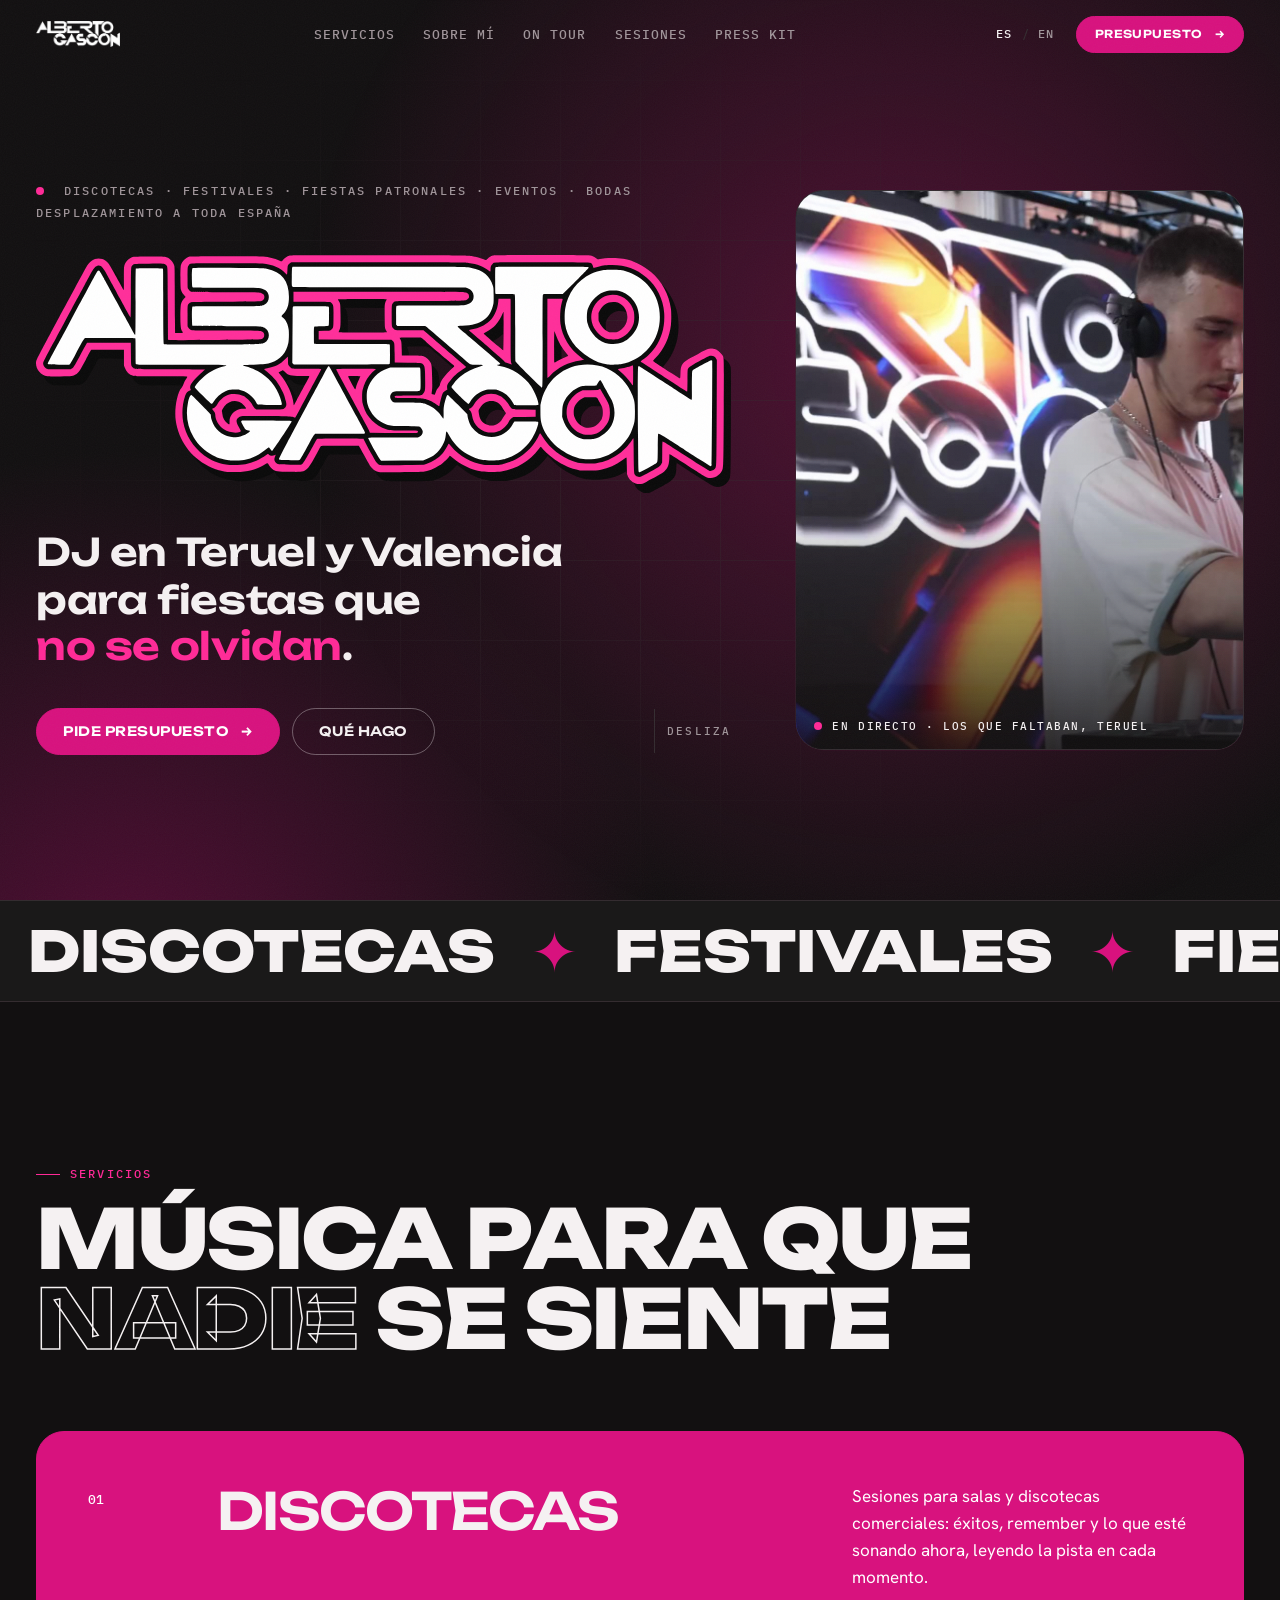
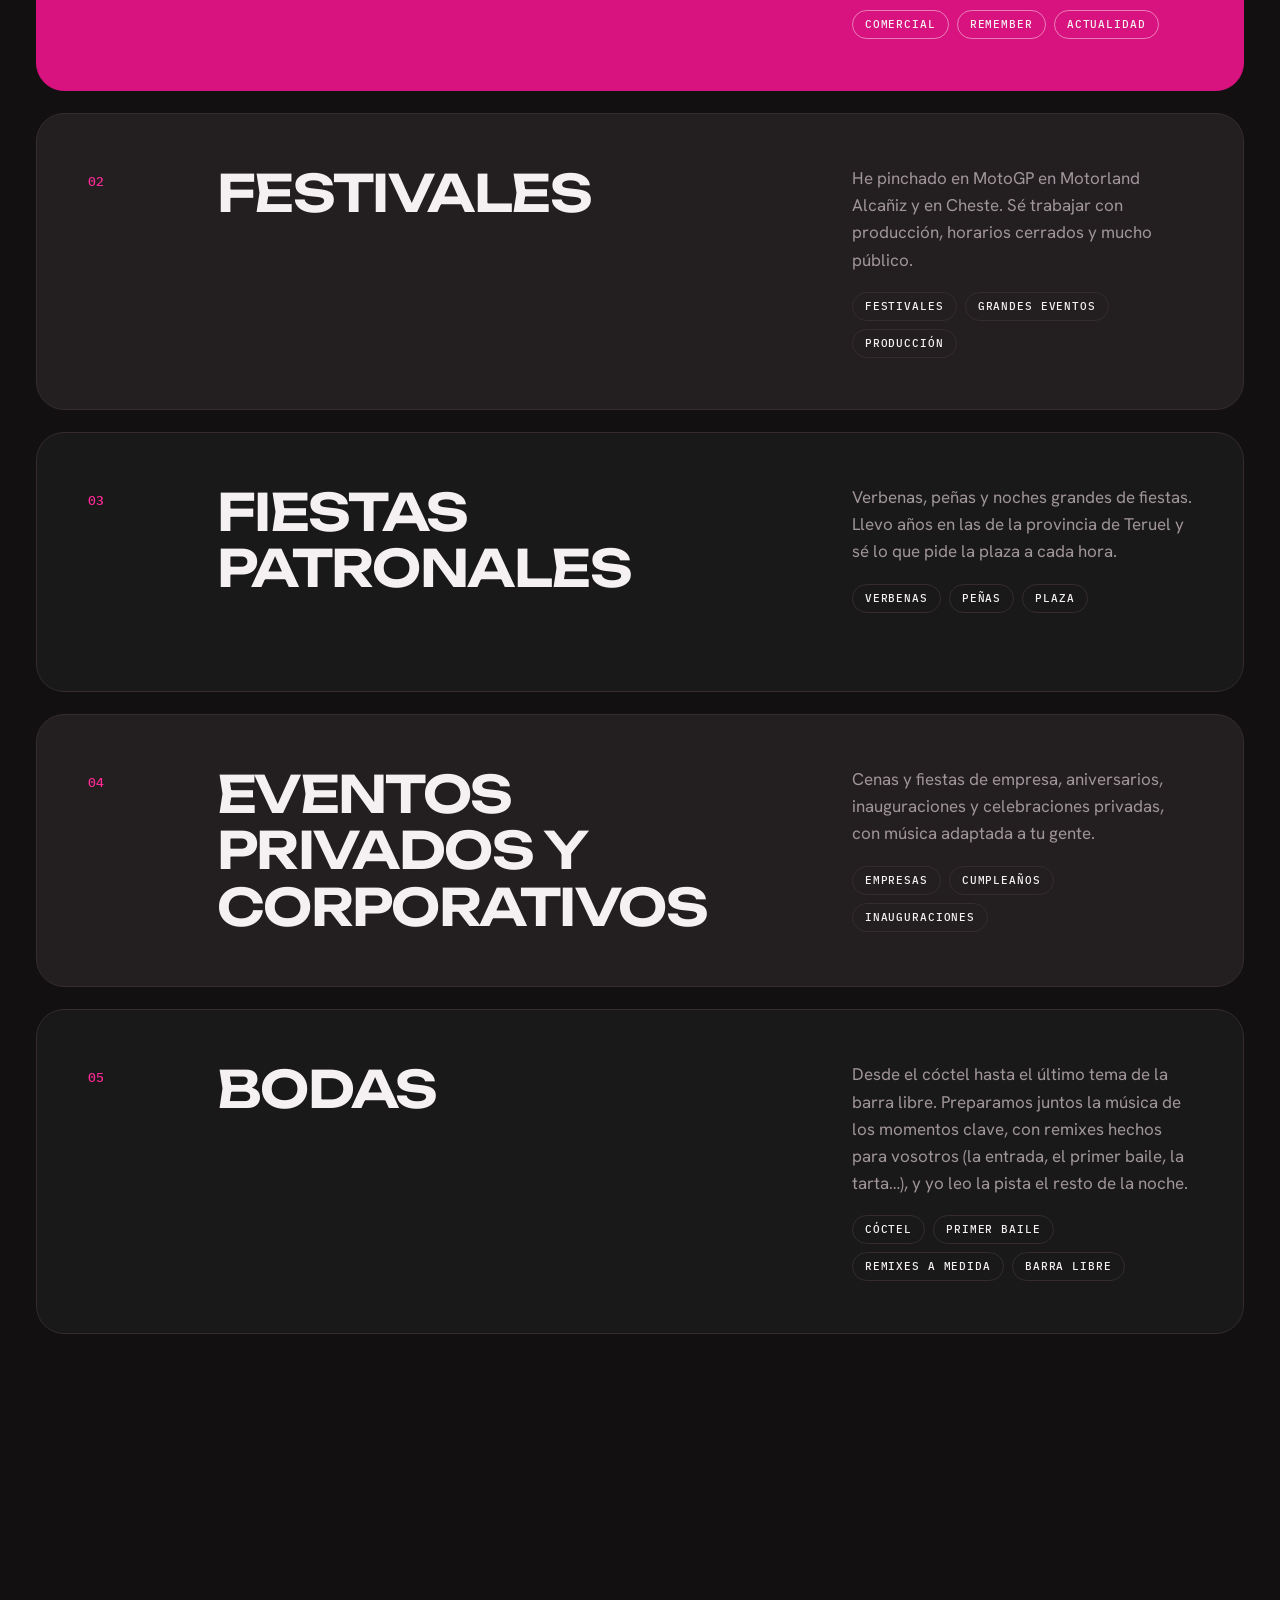
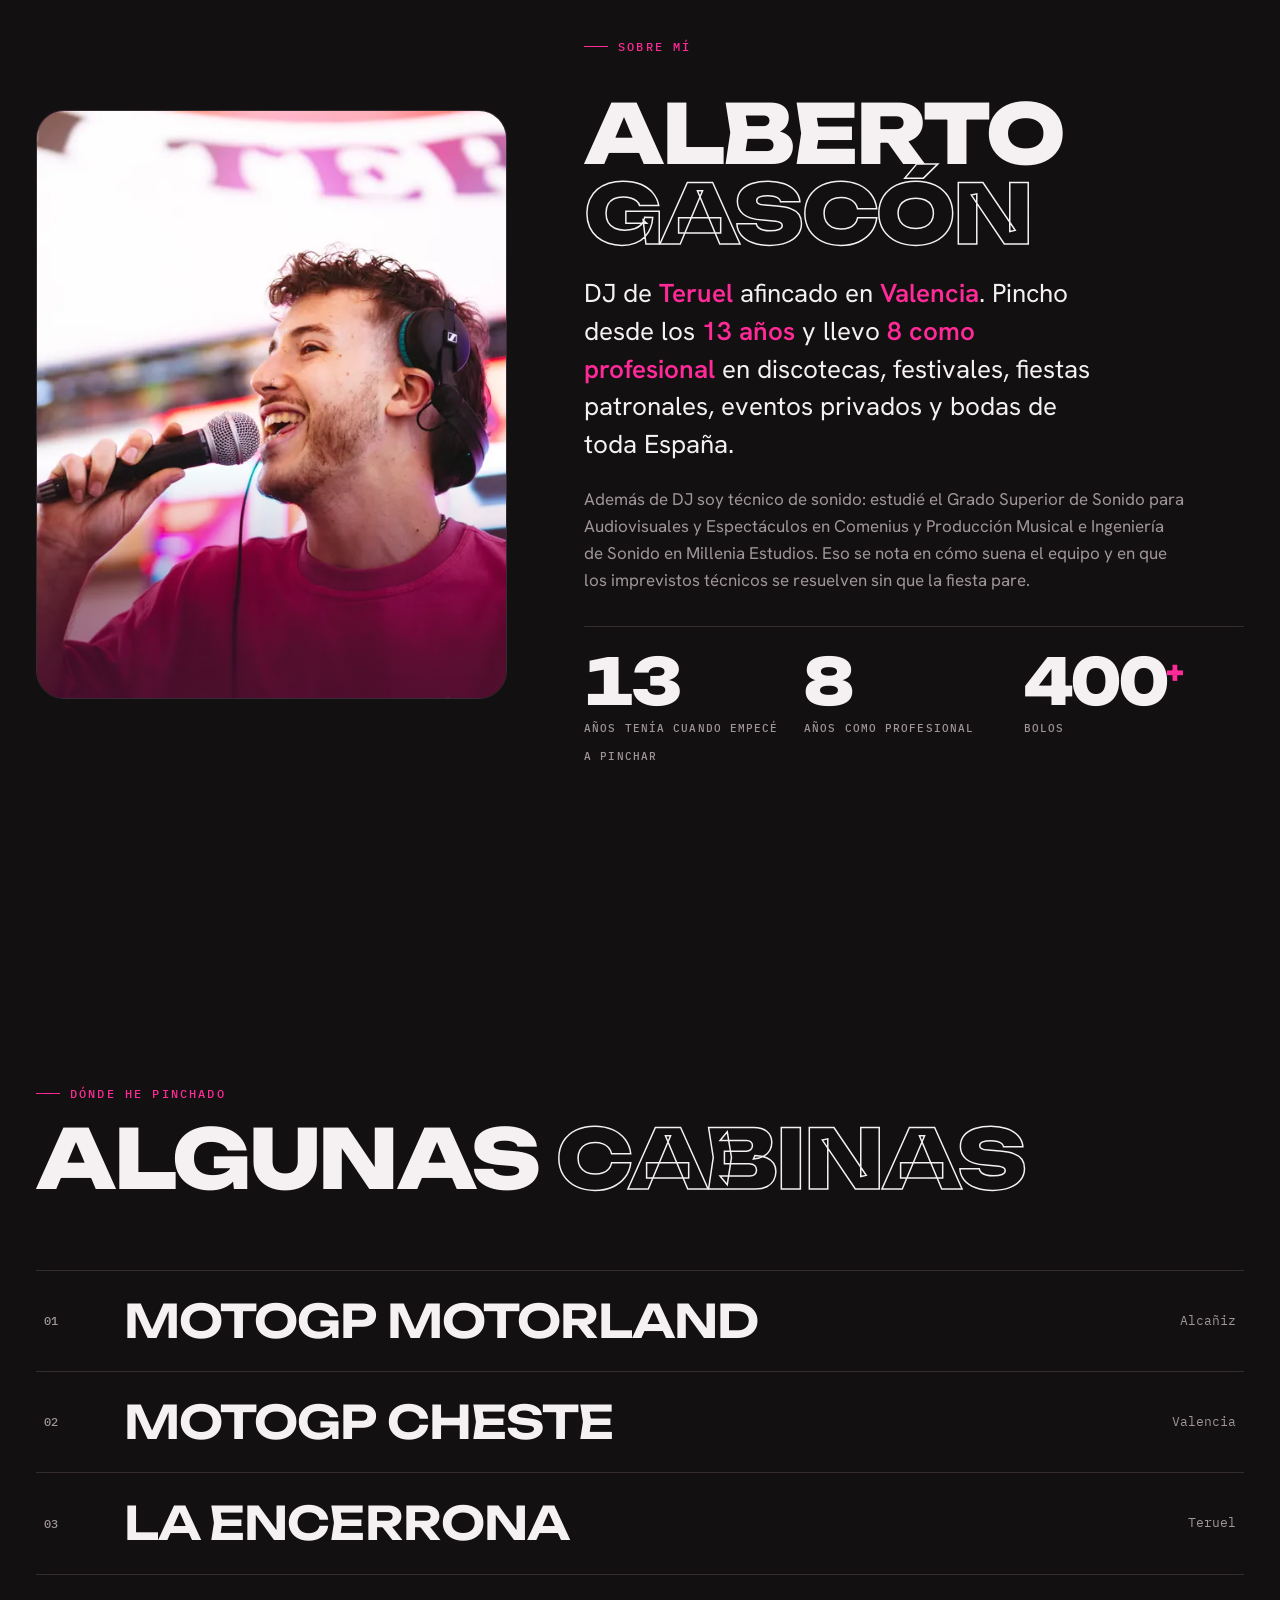
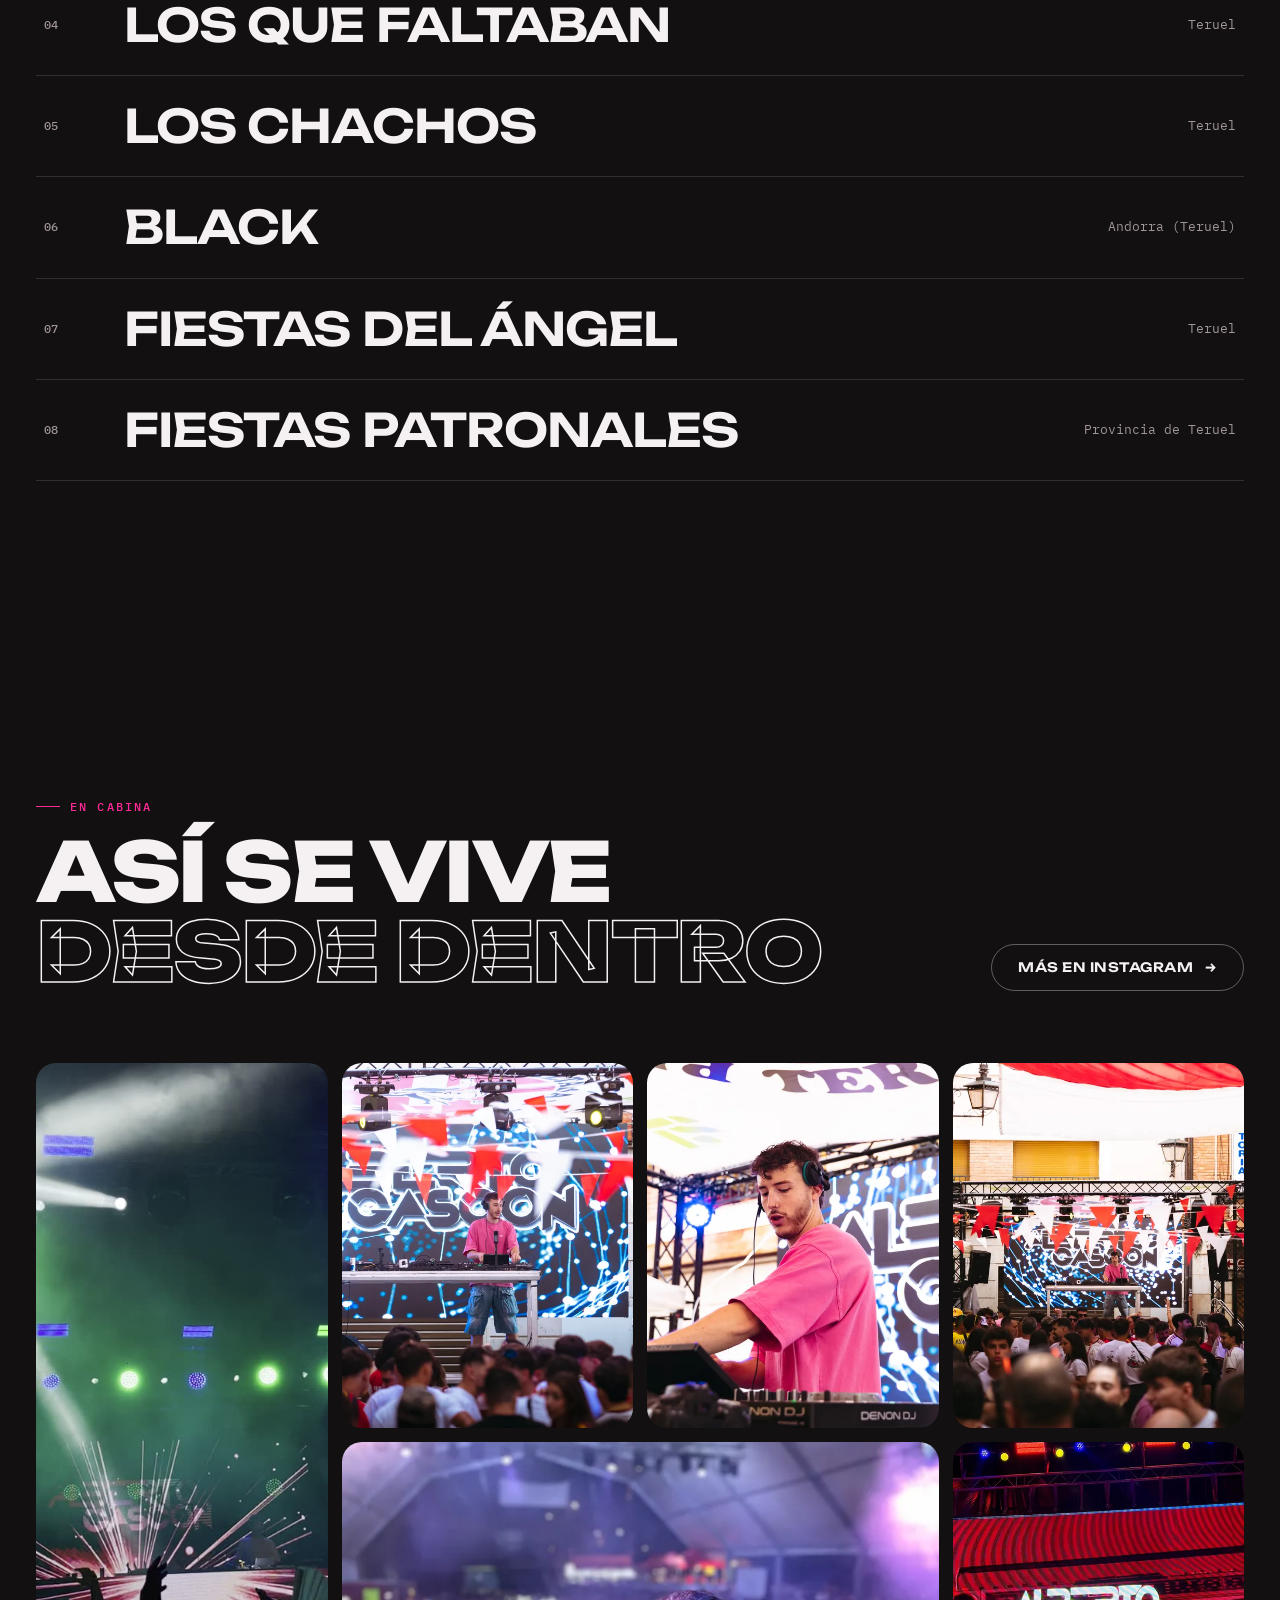
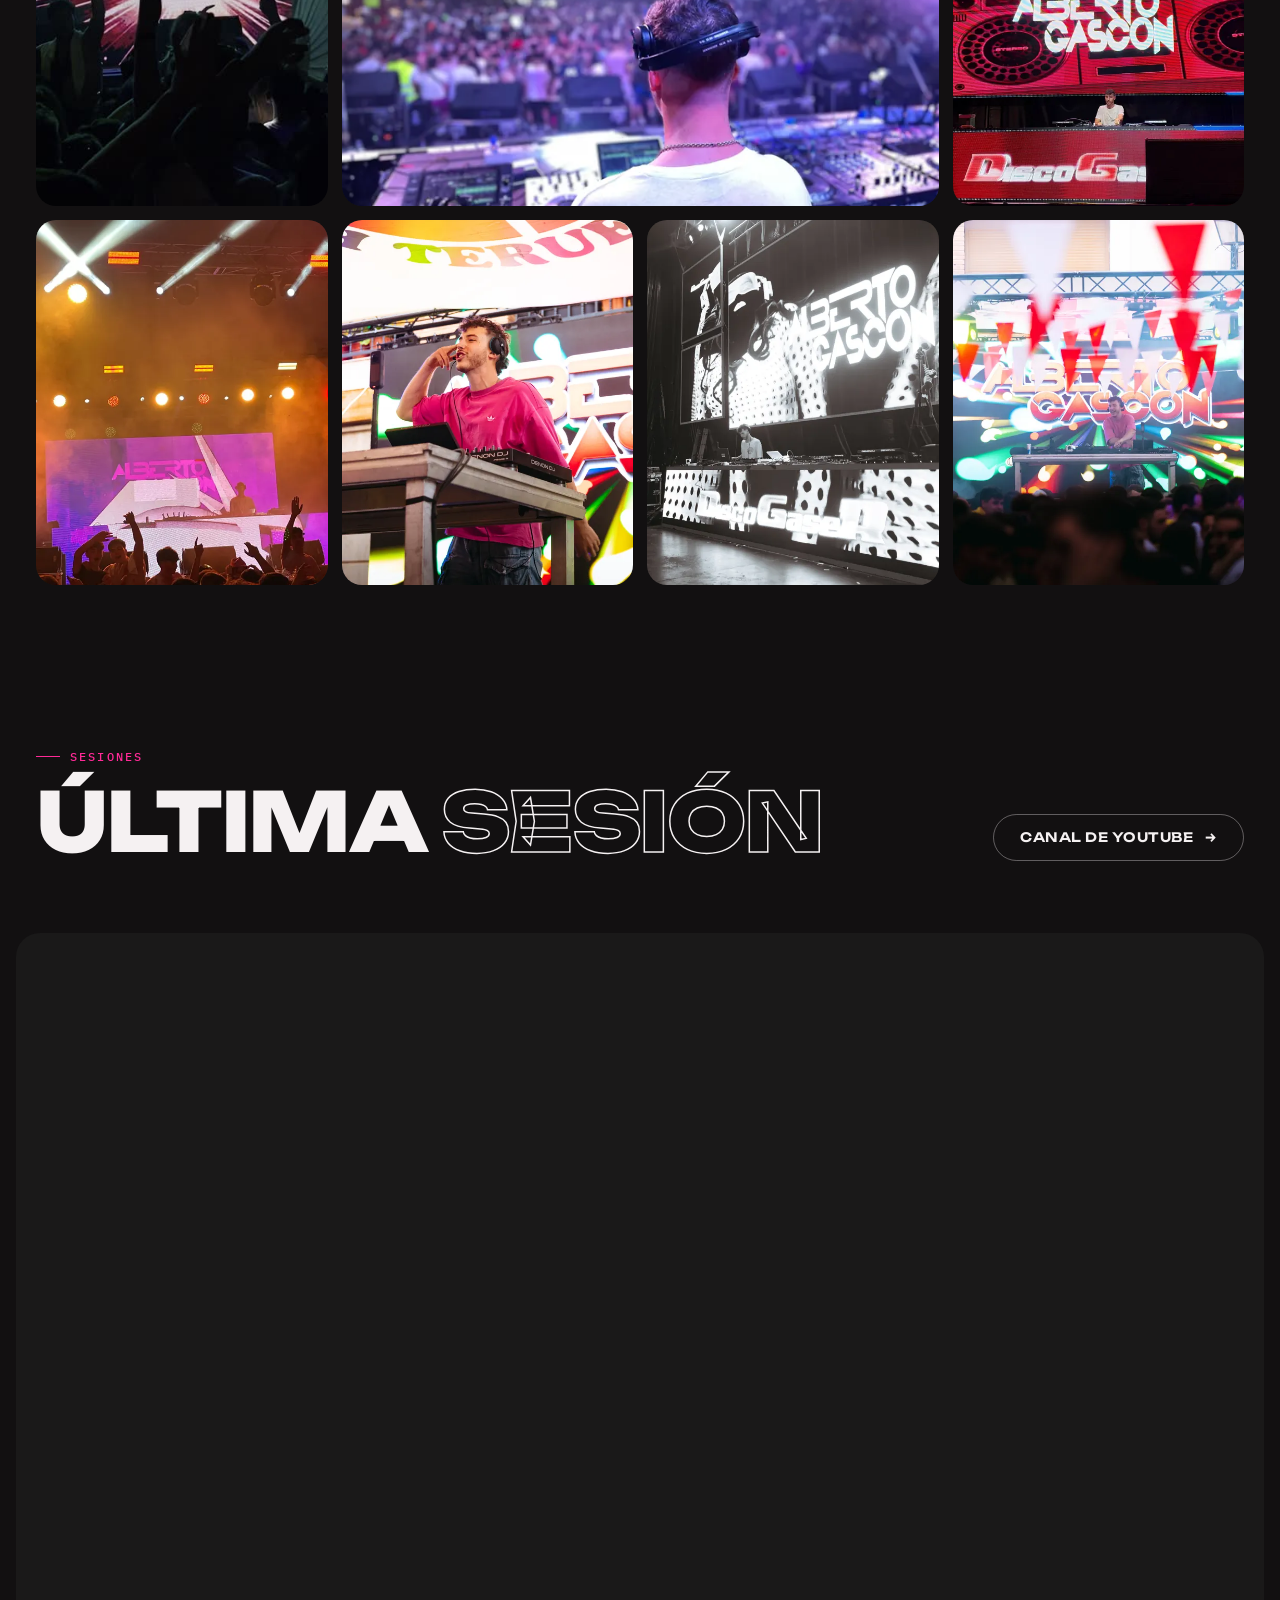
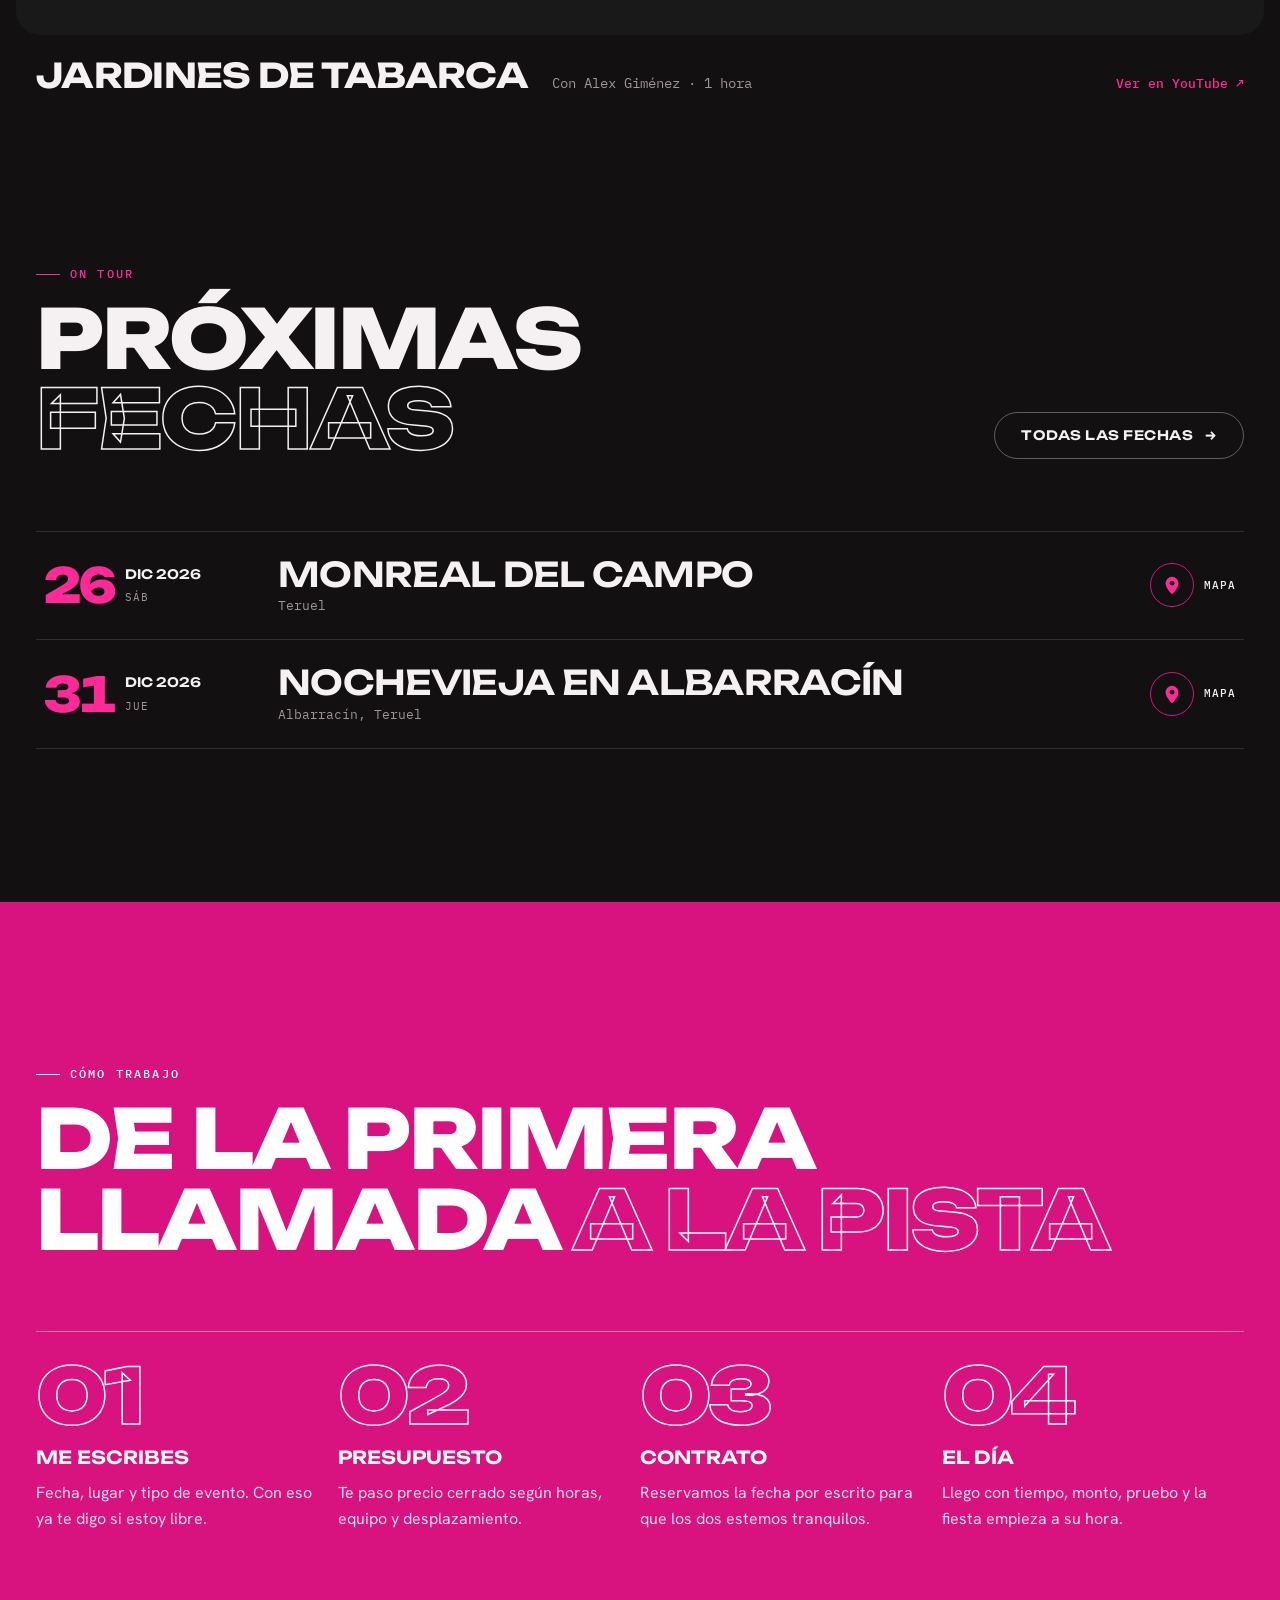
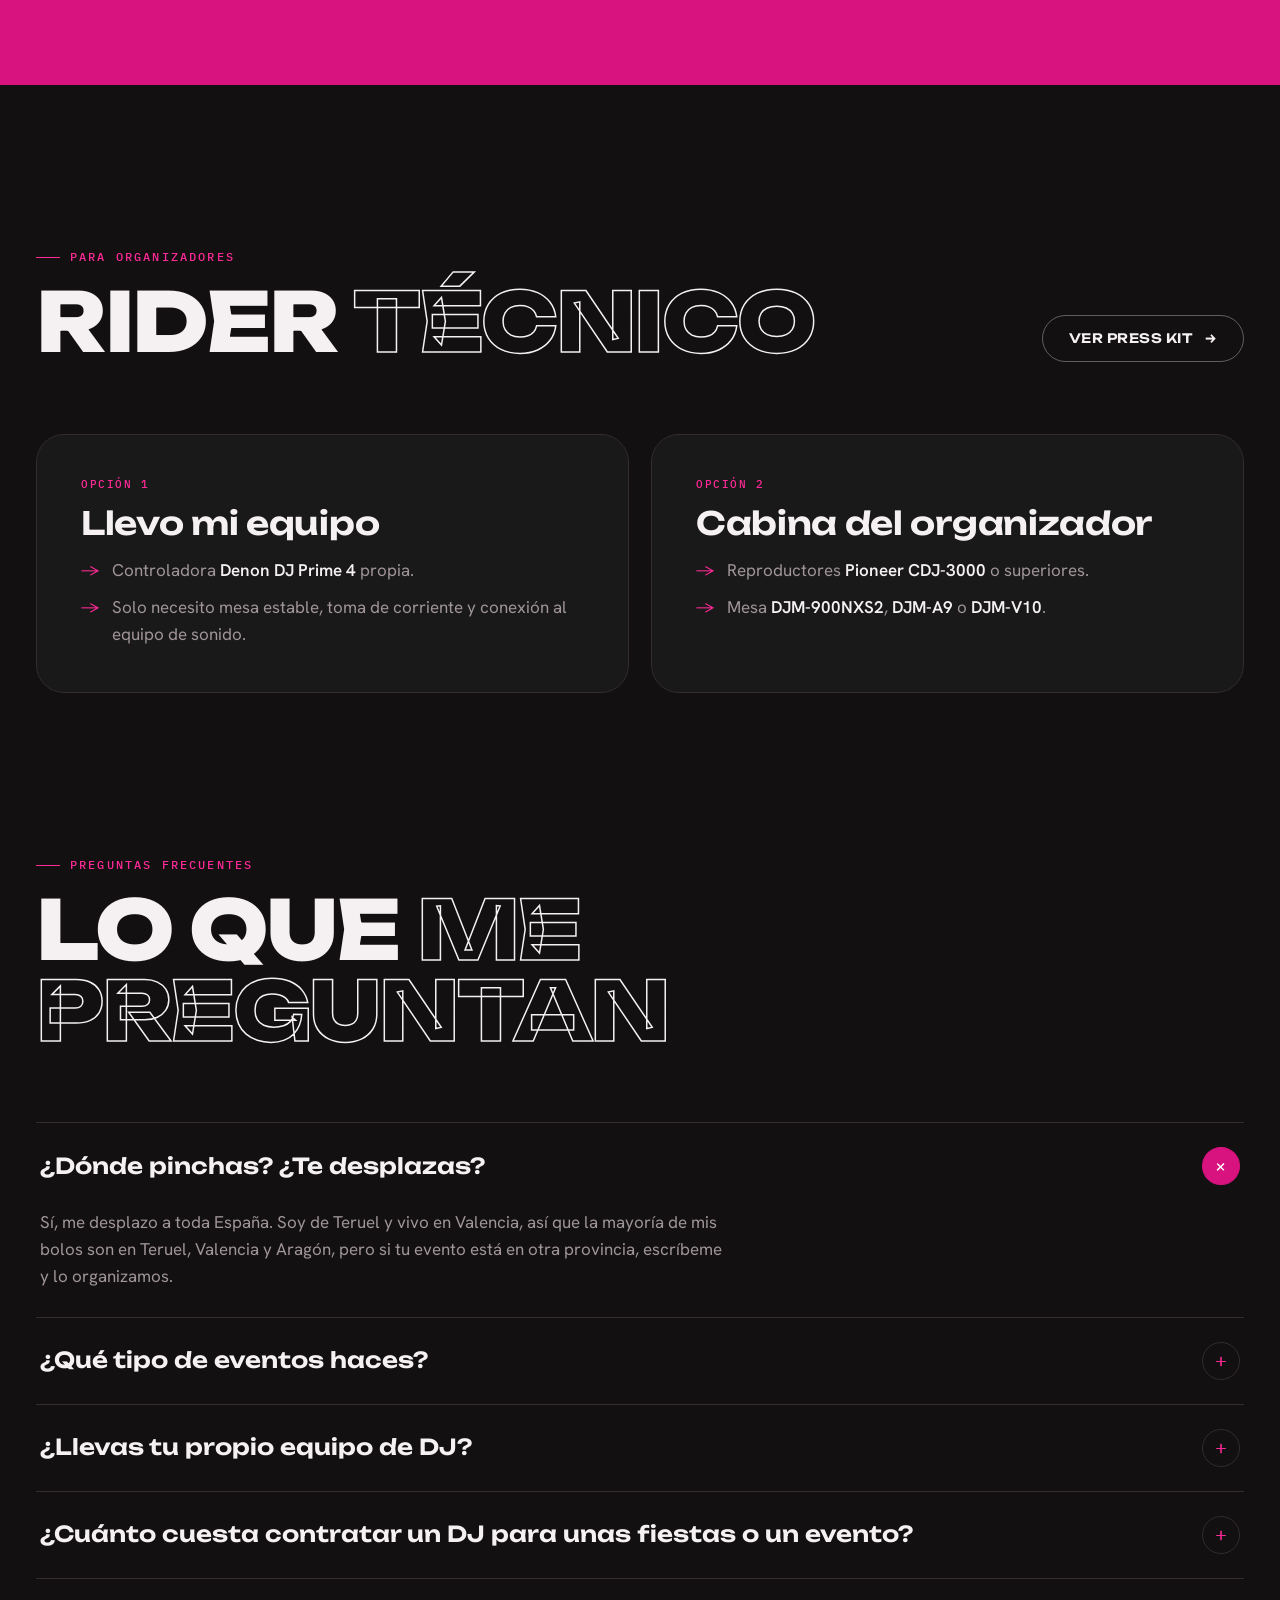
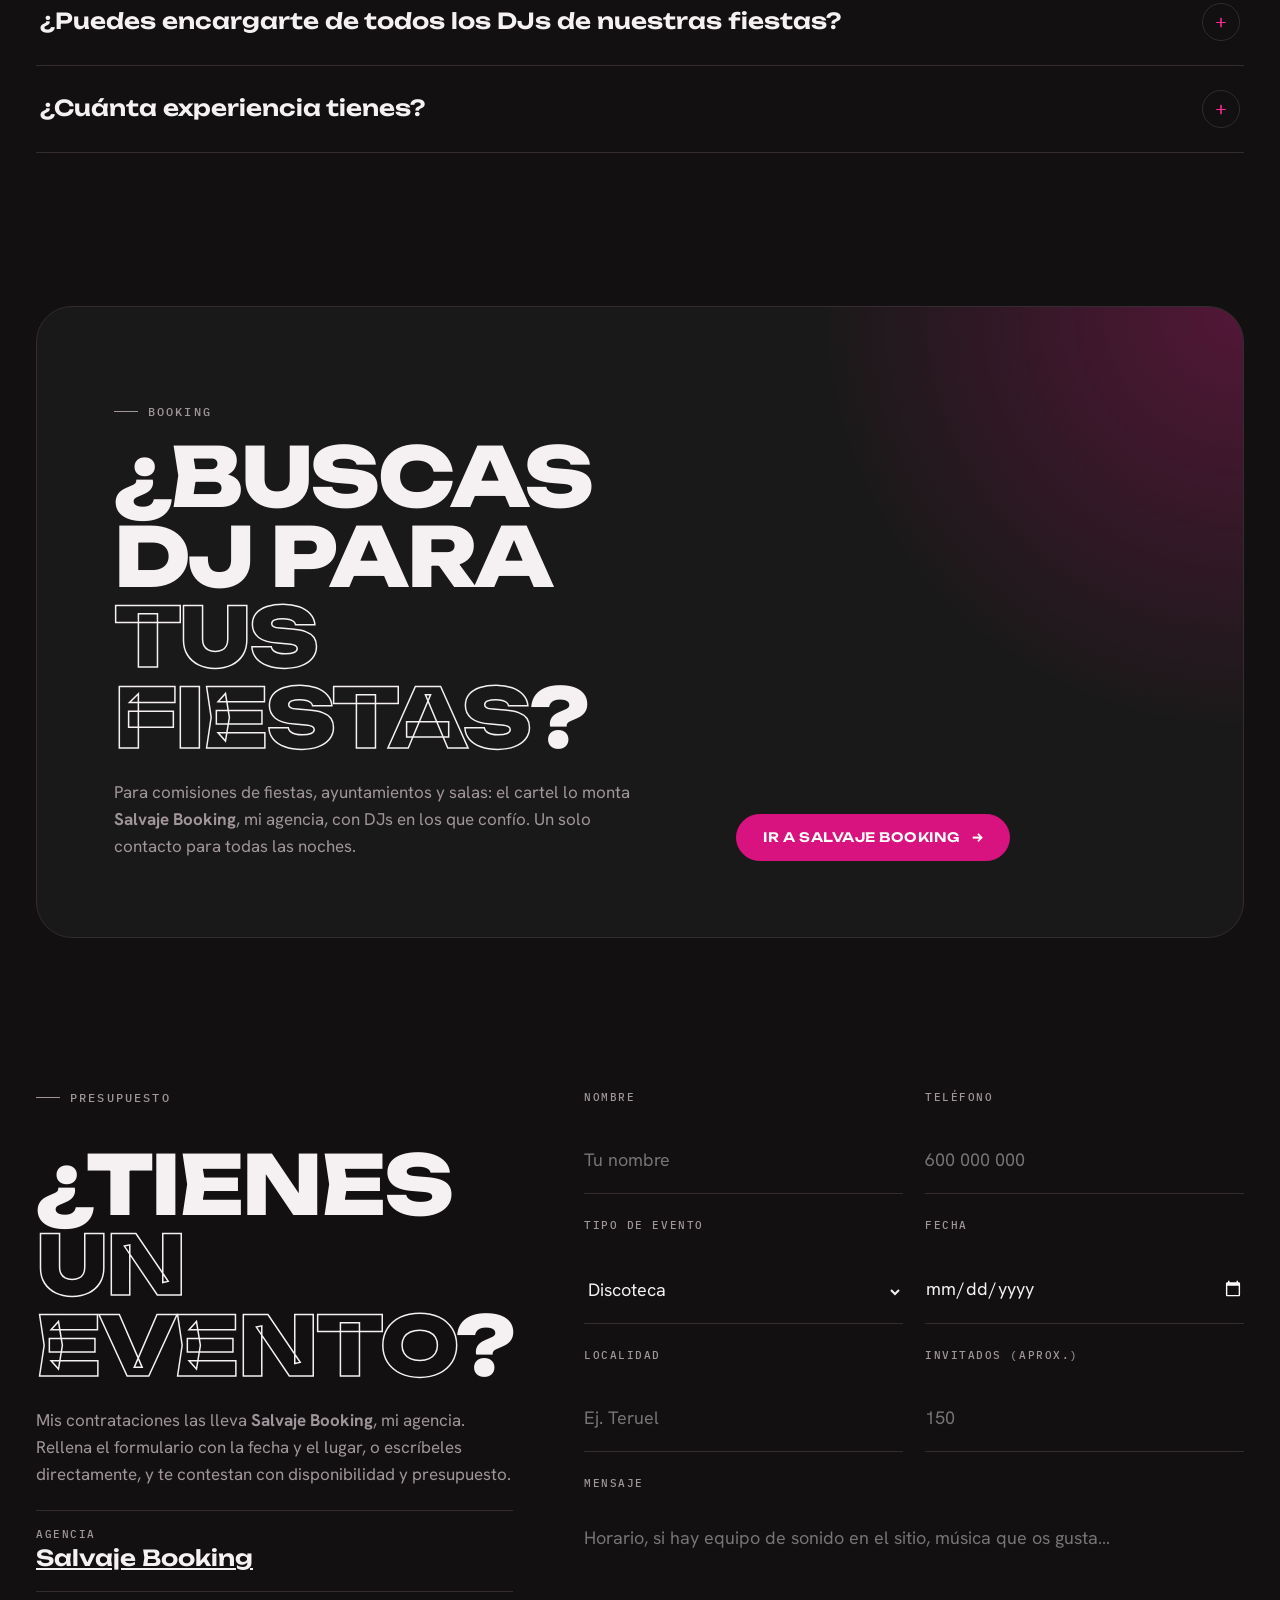
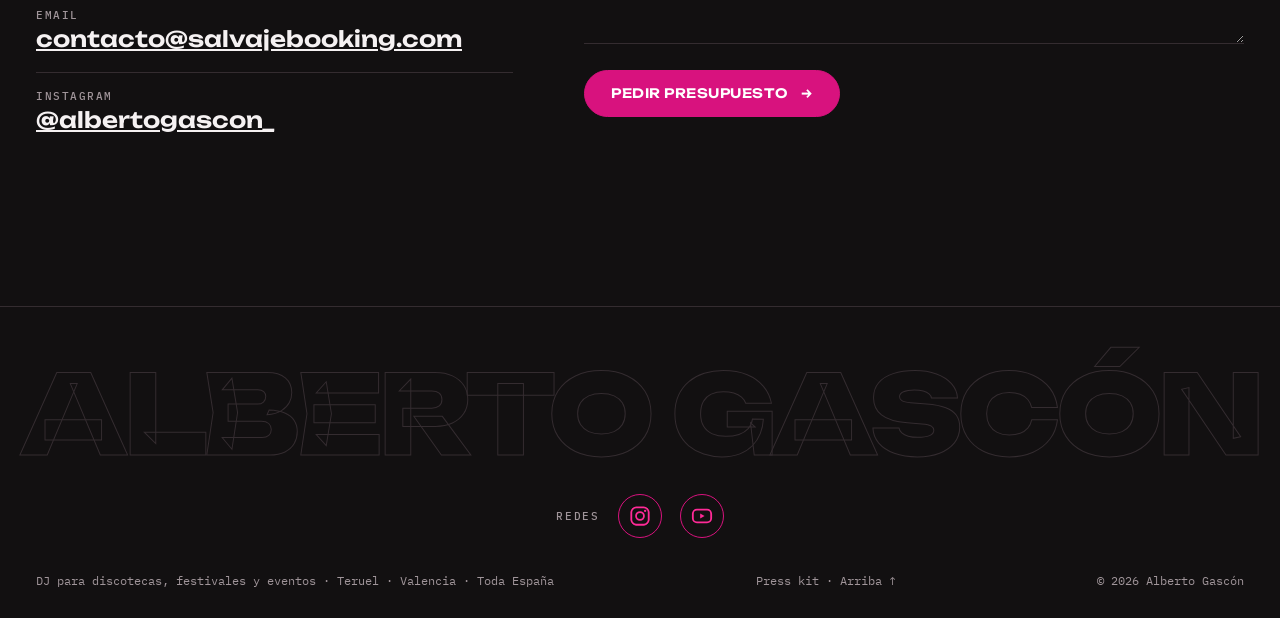
<file: index.html>
<!doctype html>
<html lang="es">
<head>
<meta charset="utf-8">
<meta name="viewport" content="width=device-width, initial-scale=1, viewport-fit=cover">






<!-- SEO -->
<title>DJ en Teruel y Valencia para fiestas y eventos | Alberto Gascón</title>
<meta name="description" content="Alberto Gascón, DJ de Teruel con base en Valencia. Discotecas, festivales, fiestas patronales, eventos y bodas en toda España. Pinchando desde los 13, más de 400 bolos. Pide presupuesto.">
<link rel="canonical" href="https://albertogascon.com/">
<link rel="alternate" hreflang="es" href="https://albertogascon.com/">
<link rel="alternate" hreflang="en" href="https://albertogascon.com/en/">
<link rel="alternate" hreflang="x-default" href="https://albertogascon.com/">
<meta name="robots" content="index, follow, max-image-preview:large">
<meta name="author" content="Alberto Gascón">
<meta property="og:type" content="website">
<meta property="og:locale" content="es_ES">
<meta property="og:site_name" content="Alberto Gascón DJ">
<meta property="og:title" content="DJ en Teruel y Valencia para fiestas y eventos | Alberto Gascón">
<meta property="og:description" content="Alberto Gascón, DJ de Teruel con base en Valencia. Discotecas, festivales, fiestas patronales, eventos y bodas en toda España. Pinchando desde los 13, más de 400 bolos. Pide presupuesto.">
<meta property="og:url" content="https://albertogascon.com/">
<meta property="og:image" content="https://albertogascon.com/assets/img/og.jpg">
<meta property="og:image:width" content="1200">
<meta property="og:image:height" content="630">
<meta name="twitter:card" content="summary_large_image">
<link rel="icon" href="/favicon.ico" sizes="any">
<link rel="icon" type="image/svg+xml" href="/favicon.svg">
<link rel="apple-touch-icon" href="/assets/img/icons/apple-touch-icon.png">
<link rel="manifest" href="/site.webmanifest">
<!-- /SEO -->
<meta name="claude:viewport-fit-sides" content="cover">
<meta name="theme-color" content="#121011">
<link rel="preconnect" href="https://fonts.googleapis.com">
<link rel="preconnect" href="https://fonts.gstatic.com" crossorigin>
<link rel="stylesheet" href="https://fonts.googleapis.com/css2?family=Unbounded:wght@400;600;800&family=Hanken+Grotesk:wght@400;500;600&family=IBM+Plex+Mono:wght@400;500&display=swap">
<link rel="preload" as="image" href="assets/img/logo-rosa.svg" type="image/svg+xml" fetchpriority="high">
<link rel="stylesheet" href="assets/css/site.css">
<!-- JSONLD -->
<script type="application/ld+json">
{
 "@context": "https://schema.org",
 "@graph": [
  {
   "@type": "WebSite",
   "@id": "https://albertogascon.com/#web",
   "url": "https://albertogascon.com/",
   "name": "Alberto Gascón DJ",
   "inLanguage": "es-ES",
   "publisher": {
    "@id": "https://albertogascon.com/#alberto"
   }
  },
  {
   "@type": "Person",
   "@id": "https://albertogascon.com/#alberto",
   "name": "Alberto Gascón",
   "jobTitle": "DJ",
   "birthDate": "2002",
   "birthPlace": {
    "@type": "Place",
    "name": "Teruel, España"
   },
   "description": "DJ de Teruel con base en Valencia, pinchando desde los 13 años y profesional desde hace 8, para discotecas, festivales, fiestas patronales, eventos privados y corporativos y bodas.",
   "url": "https://albertogascon.com/",
   "image": "https://albertogascon.com/assets/img/og.jpg",
   "email": "contacto@salvajebooking.com",
   "sameAs": [
    "https://www.instagram.com/albertogascon_/",
    "https://www.youtube.com/@albertogascondj"
   ],
   "homeLocation": {
    "@type": "Place",
    "name": "Valencia, España"
   },
   "alumniOf": [
    {
     "@type": "EducationalOrganization",
     "name": "Comenius (Valencia)"
    },
    {
     "@type": "EducationalOrganization",
     "name": "Millenia Estudios (Valencia)"
    }
   ],
   "knowsAbout": [
    "DJ",
    "Sesiones de discoteca",
    "Fiestas patronales",
    "Bodas",
    "Técnico de sonido"
   ]
  },
  {
   "@type": [
    "ProfessionalService",
    "EntertainmentBusiness"
   ],
   "@id": "https://albertogascon.com/#negocio",
   "name": "Alberto Gascón DJ",
   "url": "https://albertogascon.com/",
   "image": "https://albertogascon.com/assets/img/og.jpg",
   "logo": "https://albertogascon.com/assets/img/icons/icon-512.png",
   "email": "contacto@salvajebooking.com",
   "sameAs": [
    "https://www.instagram.com/albertogascon_/",
    "https://www.youtube.com/@albertogascondj"
   ],
   "founder": {
    "@id": "https://albertogascon.com/#alberto"
   },
   "description": "Servicio de DJ en Teruel, Valencia, Aragón y toda España: discotecas, festivales, fiestas patronales, eventos privados y corporativos, bodas y booking de DJs.",
   "address": {
    "@type": "PostalAddress",
    "addressLocality": "Valencia",
    "addressRegion": "Valencia",
    "addressCountry": "ES"
   },
   "areaServed": [
    {
     "@type": "AdministrativeArea",
     "name": "España"
    },
    {
     "@type": "AdministrativeArea",
     "name": "Provincia de Teruel"
    },
    {
     "@type": "AdministrativeArea",
     "name": "Valencia"
    },
    {
     "@type": "AdministrativeArea",
     "name": "Aragón"
    },
    {
     "@type": "AdministrativeArea",
     "name": "Comunidad Valenciana"
    }
   ],
   "knowsLanguage": "es",
   "hasOfferCatalog": {
    "@type": "OfferCatalog",
    "name": "Servicios de DJ",
    "itemListElement": [
     {
      "@type": "Offer",
      "itemOffered": {
       "@type": "Service",
       "name": "DJ para discotecas",
       "areaServed": [
        {
         "@type": "AdministrativeArea",
         "name": "España"
        },
        {
         "@type": "AdministrativeArea",
         "name": "Provincia de Teruel"
        },
        {
         "@type": "AdministrativeArea",
         "name": "Valencia"
        },
        {
         "@type": "AdministrativeArea",
         "name": "Aragón"
        },
        {
         "@type": "AdministrativeArea",
         "name": "Comunidad Valenciana"
        }
       ]
      }
     },
     {
      "@type": "Offer",
      "itemOffered": {
       "@type": "Service",
       "name": "DJ para festivales",
       "areaServed": [
        {
         "@type": "AdministrativeArea",
         "name": "España"
        },
        {
         "@type": "AdministrativeArea",
         "name": "Provincia de Teruel"
        },
        {
         "@type": "AdministrativeArea",
         "name": "Valencia"
        },
        {
         "@type": "AdministrativeArea",
         "name": "Aragón"
        },
        {
         "@type": "AdministrativeArea",
         "name": "Comunidad Valenciana"
        }
       ]
      }
     },
     {
      "@type": "Offer",
      "itemOffered": {
       "@type": "Service",
       "name": "DJ para fiestas patronales",
       "areaServed": [
        {
         "@type": "AdministrativeArea",
         "name": "España"
        },
        {
         "@type": "AdministrativeArea",
         "name": "Provincia de Teruel"
        },
        {
         "@type": "AdministrativeArea",
         "name": "Valencia"
        },
        {
         "@type": "AdministrativeArea",
         "name": "Aragón"
        },
        {
         "@type": "AdministrativeArea",
         "name": "Comunidad Valenciana"
        }
       ]
      }
     },
     {
      "@type": "Offer",
      "itemOffered": {
       "@type": "Service",
       "name": "DJ para eventos privados y corporativos",
       "areaServed": [
        {
         "@type": "AdministrativeArea",
         "name": "España"
        },
        {
         "@type": "AdministrativeArea",
         "name": "Provincia de Teruel"
        },
        {
         "@type": "AdministrativeArea",
         "name": "Valencia"
        },
        {
         "@type": "AdministrativeArea",
         "name": "Aragón"
        },
        {
         "@type": "AdministrativeArea",
         "name": "Comunidad Valenciana"
        }
       ]
      }
     },
     {
      "@type": "Offer",
      "itemOffered": {
       "@type": "Service",
       "name": "DJ para bodas",
       "areaServed": [
        {
         "@type": "AdministrativeArea",
         "name": "España"
        },
        {
         "@type": "AdministrativeArea",
         "name": "Provincia de Teruel"
        },
        {
         "@type": "AdministrativeArea",
         "name": "Valencia"
        },
        {
         "@type": "AdministrativeArea",
         "name": "Aragón"
        },
        {
         "@type": "AdministrativeArea",
         "name": "Comunidad Valenciana"
        }
       ]
      }
     },
     {
      "@type": "Offer",
      "itemOffered": {
       "@type": "Service",
       "name": "Booking de DJs para fiestas",
       "areaServed": [
        {
         "@type": "AdministrativeArea",
         "name": "España"
        },
        {
         "@type": "AdministrativeArea",
         "name": "Provincia de Teruel"
        },
        {
         "@type": "AdministrativeArea",
         "name": "Valencia"
        },
        {
         "@type": "AdministrativeArea",
         "name": "Aragón"
        },
        {
         "@type": "AdministrativeArea",
         "name": "Comunidad Valenciana"
        }
       ]
      }
     }
    ]
   }
  },
  {
   "@type": "FAQPage",
   "@id": "https://albertogascon.com/#preguntas",
   "mainEntity": [
    {
     "@type": "Question",
     "name": "¿Dónde pinchas? ¿Te desplazas?",
     "acceptedAnswer": {
      "@type": "Answer",
      "text": "Sí, me desplazo a toda España. Soy de Teruel y vivo en Valencia, así que la mayoría de mis bolos son en Teruel, Valencia y Aragón, pero si tu evento está en otra provincia, escríbeme y lo organizamos."
     }
    },
    {
     "@type": "Question",
     "name": "¿Qué tipo de eventos haces?",
     "acceptedAnswer": {
      "@type": "Answer",
      "text": "Discotecas y salas comerciales, festivales, fiestas patronales y verbenas, eventos privados y de empresa, y bodas. He pinchado en MotoGP Motorland Alcañiz, MotoGP Cheste, La Encerrona, Los Que Faltaban, Los Chachos, Black y las Fiestas del Ángel de Teruel."
     }
    },
    {
     "@type": "Question",
     "name": "¿Llevas tu propio equipo de DJ?",
     "acceptedAnswer": {
      "@type": "Answer",
      "text": "Sí. Puedo llevar mi Denon DJ Prime 4. Si la sala ya tiene cabina, trabajo con Pioneer CDJ-3000 o superiores y mesa DJM-900NXS2, DJM-A9 o DJM-V10."
     }
    },
    {
     "@type": "Question",
     "name": "¿Cuánto cuesta contratar un DJ para unas fiestas o un evento?",
     "acceptedAnswer": {
      "@type": "Answer",
      "text": "Depende de las horas, del equipo que haga falta y del desplazamiento. Cuéntame la fecha, el lugar y el tipo de evento y te paso un precio cerrado sin compromiso."
     }
    },
    {
     "@type": "Question",
     "name": "¿Puedes encargarte de todos los DJs de nuestras fiestas?",
     "acceptedAnswer": {
      "@type": "Answer",
      "text": "Sí. Para comisiones de fiestas, ayuntamientos y salas organizo el cartel con DJs de la zona de confianza, con un solo contacto para todas las noches."
     }
    },
    {
     "@type": "Question",
     "name": "¿Cuánta experiencia tienes?",
     "acceptedAnswer": {
      "@type": "Answer",
      "text": "Pincho desde los 13 años y llevo 8 como DJ profesional, con más de 400 bolos. Tengo 24 años y además soy técnico de sonido: estudié en Comenius y en Millenia Estudios (Valencia)."
     }
    }
   ]
  },
  {
   "@type": "MusicEvent",
   "name": "Alberto Gascón en Electropura",
   "startDate": "2026-11-19",
   "eventStatus": "https://schema.org/EventScheduled",
   "eventAttendanceMode": "https://schema.org/OfflineEventAttendanceMode",
   "location": {
    "@type": "Place",
    "name": "Electropura",
    "address": {
     "@type": "PostalAddress",
     "addressLocality": "Ruzafa, Valencia",
     "addressCountry": "ES"
    }
   },
   "performer": {
    "@id": "https://albertogascon.com/#alberto"
   },
   "organizer": {
    "@type": "Organization",
    "name": "Electropura"
   },
   "image": "https://albertogascon.com/assets/img/og.jpg",
   "url": "https://albertogascon.com/tour.html",
   "description": "Alberto Gascón pincha en Electropura (Ruzafa, Valencia)."
  },
  {
   "@type": "MusicEvent",
   "name": "Alberto Gascón en Manzanera",
   "startDate": "2026-11-21",
   "eventStatus": "https://schema.org/EventScheduled",
   "eventAttendanceMode": "https://schema.org/OfflineEventAttendanceMode",
   "location": {
    "@type": "Place",
    "name": "Manzanera",
    "address": {
     "@type": "PostalAddress",
     "addressLocality": "Teruel",
     "addressCountry": "ES"
    }
   },
   "performer": {
    "@id": "https://albertogascon.com/#alberto"
   },
   "organizer": {
    "@type": "Organization",
    "name": "Manzanera"
   },
   "image": "https://albertogascon.com/assets/img/og.jpg",
   "url": "https://albertogascon.com/tour.html",
   "description": "Alberto Gascón pincha en Manzanera (Teruel)."
  },
  {
   "@type": "MusicEvent",
   "name": "Alberto Gascón en MotoGP Cheste",
   "startDate": "2026-11-27",
   "eventStatus": "https://schema.org/EventScheduled",
   "eventAttendanceMode": "https://schema.org/OfflineEventAttendanceMode",
   "location": {
    "@type": "Place",
    "name": "MotoGP Cheste",
    "address": {
     "@type": "PostalAddress",
     "addressLocality": "Cheste, Valencia",
     "addressCountry": "ES"
    }
   },
   "performer": {
    "@id": "https://albertogascon.com/#alberto"
   },
   "organizer": {
    "@type": "Organization",
    "name": "MotoGP Cheste"
   },
   "image": "https://albertogascon.com/assets/img/og.jpg",
   "url": "https://albertogascon.com/tour.html",
   "description": "Alberto Gascón pincha en MotoGP Cheste (Cheste, Valencia)."
  }
 ]
}
</script>
<!-- /JSONLD -->
</head>
<body>

<div class="curtain" aria-hidden="true"><span>Alberto Gascón · DJ</span></div>

<nav id="nav">
  <div class="wrap">
    <a class="brand" href="#top" aria-label="Inicio"><img src="assets/img/logo-blanco.png" alt="Alberto Gascón"></a>
    <ul id="menu">
      <li style="--d:0"><a href="#servicios">Servicios</a></li>
      <li style="--d:1"><a href="#sobre-mi">Sobre mí</a></li>
      <li style="--d:2"><a href="tour.html">On Tour</a></li>
      <li style="--d:3"><a href="#sesiones">Sesiones</a></li>
      <li style="--d:4"><a href="presskit.html">Press kit</a></li>
    </ul>
    <div class="lang" aria-label="Idioma"><span aria-current="true">ES</span><a href="en/index.html" hreflang="en" lang="en" aria-label="English version">EN</a></div>
    <a class="btn small" href="#presupuesto">Presupuesto <span class="arr">→</span></a>
    <button class="burger" type="button" aria-label="Abrir menú" aria-expanded="false" aria-controls="menu"><span></span><span></span></button>
  </div>
</nav>

<header class="hero" id="top">
  <div class="glow" aria-hidden="true"></div>
  <div class="grid-lines" aria-hidden="true"></div>
  <div class="wrap">
    <div class="hero-copy">
    <p class="kicker"><span class="dot"></span><span>Discotecas · Festivales · Fiestas patronales · Eventos · Bodas</span><span>Desplazamiento a toda España</span></p>
    <div class="logo-stage" id="logoStage"><img src="assets/img/logo-rosa.svg" alt="Alberto Gascón, DJ en Teruel y Valencia" width="2841" height="970" fetchpriority="high"></div>
    <h1>
      <span class="line-mask"><span>DJ en Teruel y Valencia</span></span>
      <span class="line-mask"><span>para fiestas que <em>no se olvidan</em>.</span></span>
    </h1>
    <div class="hero-foot">
      <div class="ctas">
        <a class="btn" href="#presupuesto">Pide presupuesto <span class="arr">→</span></a>
        <a class="btn ghost" href="#servicios">Qué hago</a>
      </div>
      <div class="scroll-cue"><i></i>Desliza</div>
    </div>
    </div>
    <figure class="hero-media">
      <video autoplay muted loop playsinline preload="auto" poster="assets/video/hero-los-que-faltaban.jpg" aria-label="Alberto Gascón pinchando en Los Que Faltaban, Teruel">
        <source src="assets/video/hero-los-que-faltaban-movil.mp4" type="video/mp4" media="(max-width: 960px)">
        <source src="assets/video/hero-los-que-faltaban.mp4" type="video/mp4">
      </video>
      <figcaption><span class="rec"></span>En directo · Los Que Faltaban, Teruel</figcaption>
    </figure>
  </div>
</header>

<div class="marquee" aria-hidden="true">
  <div class="track">
    <span>Discotecas</span><span class="star">✦</span><span>Festivales</span><span class="star">✦</span><span>Fiestas patronales</span><span class="star">✦</span><span>Eventos corporativos</span><span class="star">✦</span><span>Bodas</span><span class="star">✦</span>
    <span>Discotecas</span><span class="star">✦</span><span>Festivales</span><span class="star">✦</span><span>Fiestas patronales</span><span class="star">✦</span><span>Eventos corporativos</span><span class="star">✦</span><span>Bodas</span><span class="star">✦</span>
  </div>
</div>

<main>
<section id="servicios">
  <div class="wrap">
    <div class="sec-head reveal">
      <div><p class="eyebrow">Servicios</p><h2>Música para que <span class="out">nadie</span> se siente</h2></div>
    </div>
    <div class="stack">
      <article class="card hot" style="--i:0"><span class="n">01</span><h3>Discotecas</h3><div><p>Sesiones para salas y discotecas comerciales: éxitos, remember y lo que esté sonando ahora, leyendo la pista en cada momento.</p><div class="tags"><span>Comercial</span><span>Remember</span><span>Actualidad</span></div></div></article>
      <article class="card" style="--i:1"><span class="n">02</span><h3>Festivales</h3><div><p>He pinchado en MotoGP en Motorland Alcañiz y en Cheste. Sé trabajar con producción, horarios cerrados y mucho público.</p><div class="tags"><span>Festivales</span><span>Grandes eventos</span><span>Producción</span></div></div></article>
      <article class="card" style="--i:2"><span class="n">03</span><h3>Fiestas patronales</h3><div><p>Verbenas, peñas y noches grandes de fiestas. Llevo años en las de la provincia de Teruel y sé lo que pide la plaza a cada hora.</p><div class="tags"><span>Verbenas</span><span>Peñas</span><span>Plaza</span></div></div></article>
      <article class="card" style="--i:3"><span class="n">04</span><h3>Eventos privados y corporativos</h3><div><p>Cenas y fiestas de empresa, aniversarios, inauguraciones y celebraciones privadas, con música adaptada a tu gente.</p><div class="tags"><span>Empresas</span><span>Cumpleaños</span><span>Inauguraciones</span></div></div></article>
      <article class="card" style="--i:4"><span class="n">05</span><h3>Bodas</h3><div><p>Desde el cóctel hasta el último tema de la barra libre. Preparamos juntos la música de los momentos clave, con remixes hechos para vosotros (la entrada, el primer baile, la tarta…), y yo leo la pista el resto de la noche.</p><div class="tags"><span>Cóctel</span><span>Primer baile</span><span>Remixes a medida</span><span>Barra libre</span></div></div></article>
    </div>
  </div>
</section>

<section id="sobre-mi">
  <div class="wrap about">
    <figure class="portrait reveal"><img src="assets/img/fotos/alberto-gascon-dj-retrato-microfono-700.webp" srcset="assets/img/fotos/alberto-gascon-dj-retrato-microfono-700.webp 560w, assets/img/fotos/alberto-gascon-dj-retrato-microfono-1400.webp 1120w" sizes="(max-width: 860px) 92vw, 40vw" width="1120" height="1400" loading="lazy" alt="Alberto Gascón con el micrófono en la mano durante una sesión"></figure>
    <div class="about-text reveal">
      <p class="eyebrow">Sobre mí</p>
      <h2>Alberto <span class="out">Gascón</span></h2>
      <p class="lead">DJ de <b>Teruel</b> afincado en <b>Valencia</b>. Pincho desde los <b>13 años</b> y llevo <b>8 como profesional</b> en discotecas, festivales, fiestas patronales, eventos privados y bodas de toda España.</p>
      <p class="body">Además de DJ soy técnico de sonido: estudié el Grado Superior de Sonido para Audiovisuales y Espectáculos en Comenius y Producción Musical e Ingeniería de Sonido en Millenia Estudios. Eso se nota en cómo suena el equipo y en que los imprevistos técnicos se resuelven sin que la fiesta pare.</p>
      <div class="stats">
        <div><b>13</b><span>Años tenía cuando empecé a pinchar</span></div>
        <div><b data-count="8">8</b><span>Años como profesional</span></div>
        <div><b data-count="400">400<sup>+</sup></b><span>Bolos</span></div>
      </div>
    </div>
  </div>
</section>

<section id="cabinas">
  <div class="wrap">
    <div class="sec-head reveal">
      <div><p class="eyebrow">Dónde he pinchado</p><h2>Algunas <span class="out">cabinas</span></h2></div>
    </div>
    <ul class="venues reveal">
      <li><span class="i">01</span><span class="name">MotoGP Motorland</span><span class="where">Alcañiz</span></li>
      <li><span class="i">02</span><span class="name">MotoGP Cheste</span><span class="where">Valencia</span></li>
      <li><span class="i">03</span><span class="name">La Encerrona</span><span class="where">Teruel</span></li>
      <li><span class="i">04</span><span class="name">Los Que Faltaban</span><span class="where">Teruel</span></li>
      <li><span class="i">05</span><span class="name">Los Chachos</span><span class="where">Teruel</span></li>
      <li><span class="i">06</span><span class="name">Black</span><span class="where">Andorra (Teruel)</span></li>
      <li><span class="i">07</span><span class="name">Fiestas del Ángel</span><span class="where">Teruel</span></li>
      <li><span class="i">08</span><span class="name">Fiestas patronales</span><span class="where">Provincia de Teruel</span></li>
    </ul>
  </div>
</section>

<section id="en-cabina">
  <div class="wrap">
    <div class="sec-head reveal">
      <div><p class="eyebrow">En cabina</p><h2>Así se vive <span class="out">desde dentro</span></h2></div>
      <a class="btn ghost" href="https://www.instagram.com/albertogascon_/" target="_blank" rel="noopener">Más en Instagram <span class="arr">→</span></a>
    </div>
    <div class="gallery reveal">
      <figure class="g-item g-video">
        <video muted loop playsinline preload="none" poster="assets/video/escenario-luces.jpg" aria-label="Clip de Alberto Gascón en el escenario con luces" data-autoplay>
          <source src="assets/video/escenario-luces.mp4" type="video/mp4">
        </video>
      </figure>
      <button class="g-item" type="button" data-full="assets/img/fotos/alberto-gascon-dj-fiestas-teruel-escenario-01-1400.webp" aria-label="Ampliar foto: Alberto Gascón pinchando en el escenario de unas fiestas, con el público delante"><img src="assets/img/fotos/alberto-gascon-dj-fiestas-teruel-escenario-01-700.webp" srcset="assets/img/fotos/alberto-gascon-dj-fiestas-teruel-escenario-01-700.webp 700w, assets/img/fotos/alberto-gascon-dj-fiestas-teruel-escenario-01-1400.webp 1400w" sizes="(max-width: 700px) 46vw, 24vw" width="1120" height="1400" loading="lazy" alt="Alberto Gascón pinchando en el escenario de unas fiestas, con el público delante"></button>
      <button class="g-item" type="button" data-full="assets/img/fotos/alberto-gascon-dj-cabina-denon-prime-4-1400.webp" aria-label="Ampliar foto: Alberto Gascón en cabina con la Denon DJ Prime 4 en unas fiestas de Teruel"><img src="assets/img/fotos/alberto-gascon-dj-cabina-denon-prime-4-700.webp" srcset="assets/img/fotos/alberto-gascon-dj-cabina-denon-prime-4-700.webp 700w, assets/img/fotos/alberto-gascon-dj-cabina-denon-prime-4-1400.webp 1400w" sizes="(max-width: 700px) 46vw, 24vw" width="1120" height="1400" loading="lazy" alt="Alberto Gascón en cabina con la Denon DJ Prime 4 en unas fiestas de Teruel"></button>
      <button class="g-item" type="button" data-full="assets/img/fotos/alberto-gascon-dj-fiestas-teruel-plaza-1400.webp" aria-label="Ampliar foto: Alberto Gascón pinchando en la plaza durante unas fiestas"><img src="assets/img/fotos/alberto-gascon-dj-fiestas-teruel-plaza-700.webp" srcset="assets/img/fotos/alberto-gascon-dj-fiestas-teruel-plaza-700.webp 700w, assets/img/fotos/alberto-gascon-dj-fiestas-teruel-plaza-1400.webp 1400w" sizes="(max-width: 700px) 46vw, 24vw" width="1120" height="1400" loading="lazy" alt="Alberto Gascón pinchando en la plaza durante unas fiestas"></button>
      <button class="g-item wide" type="button" data-full="assets/img/fotos/alberto-gascon-dj-carpa-vista-cabina-1400.webp" aria-label="Ampliar foto: Vista de la carpa llena de gente desde la cabina de Alberto Gascón"><img src="assets/img/fotos/alberto-gascon-dj-carpa-vista-cabina-700.webp" srcset="assets/img/fotos/alberto-gascon-dj-carpa-vista-cabina-700.webp 700w, assets/img/fotos/alberto-gascon-dj-carpa-vista-cabina-1400.webp 1400w" sizes="(max-width: 700px) 46vw, 24vw" width="1400" height="1049" loading="lazy" alt="Vista de la carpa llena de gente desde la cabina de Alberto Gascón"></button>
      <button class="g-item" type="button" data-full="assets/img/fotos/alberto-gascon-dj-escenario-pantalla-roja-1400.webp" aria-label="Ampliar foto: Alberto Gascón en un escenario con pantalla de luces rojas"><img src="assets/img/fotos/alberto-gascon-dj-escenario-pantalla-roja-700.webp" srcset="assets/img/fotos/alberto-gascon-dj-escenario-pantalla-roja-700.webp 700w, assets/img/fotos/alberto-gascon-dj-escenario-pantalla-roja-1400.webp 1400w" sizes="(max-width: 700px) 46vw, 24vw" width="1120" height="1400" loading="lazy" alt="Alberto Gascón en un escenario con pantalla de luces rojas"></button>
      <button class="g-item" type="button" data-full="assets/img/fotos/alberto-gascon-dj-escenario-festival-1400.webp" aria-label="Ampliar foto: Alberto Gascón pinchando en un escenario de festival"><img src="assets/img/fotos/alberto-gascon-dj-escenario-festival-700.webp" srcset="assets/img/fotos/alberto-gascon-dj-escenario-festival-700.webp 700w, assets/img/fotos/alberto-gascon-dj-escenario-festival-1400.webp 1400w" sizes="(max-width: 700px) 46vw, 24vw" width="1120" height="1400" loading="lazy" alt="Alberto Gascón pinchando en un escenario de festival"></button>
      <button class="g-item" type="button" data-full="assets/img/fotos/alberto-gascon-dj-cabina-fiestas-teruel-1400.webp" aria-label="Ampliar foto: Alberto Gascón en la cabina de unas fiestas en Teruel"><img src="assets/img/fotos/alberto-gascon-dj-cabina-fiestas-teruel-700.webp" srcset="assets/img/fotos/alberto-gascon-dj-cabina-fiestas-teruel-700.webp 700w, assets/img/fotos/alberto-gascon-dj-cabina-fiestas-teruel-1400.webp 1400w" sizes="(max-width: 700px) 46vw, 24vw" width="1120" height="1400" loading="lazy" alt="Alberto Gascón en la cabina de unas fiestas en Teruel"></button>
      <button class="g-item" type="button" data-full="assets/img/fotos/alberto-gascon-dj-escenario-blanco-y-negro-1400.webp" aria-label="Ampliar foto: Alberto Gascón en el escenario, foto en blanco y negro"><img src="assets/img/fotos/alberto-gascon-dj-escenario-blanco-y-negro-700.webp" srcset="assets/img/fotos/alberto-gascon-dj-escenario-blanco-y-negro-700.webp 700w, assets/img/fotos/alberto-gascon-dj-escenario-blanco-y-negro-1400.webp 1400w" sizes="(max-width: 700px) 46vw, 24vw" width="1120" height="1400" loading="lazy" alt="Alberto Gascón en el escenario, foto en blanco y negro"></button>
      <button class="g-item" type="button" data-full="assets/img/fotos/alberto-gascon-dj-fiestas-teruel-escenario-02-1400.webp" aria-label="Ampliar foto: Alberto Gascón en el escenario de unas fiestas, con banderines y público"><img src="assets/img/fotos/alberto-gascon-dj-fiestas-teruel-escenario-02-700.webp" srcset="assets/img/fotos/alberto-gascon-dj-fiestas-teruel-escenario-02-700.webp 700w, assets/img/fotos/alberto-gascon-dj-fiestas-teruel-escenario-02-1400.webp 1400w" sizes="(max-width: 700px) 46vw, 24vw" width="1120" height="1400" loading="lazy" alt="Alberto Gascón en el escenario de unas fiestas, con banderines y público"></button>
    </div>
  </div>
  <dialog class="lightbox" id="lightbox" aria-label="Foto ampliada">
    <img alt="">
    <button class="lb-btn lb-prev" type="button" aria-label="Foto anterior">←</button>
    <button class="lb-btn lb-next" type="button" aria-label="Foto siguiente">→</button>
    <button class="lb-btn lb-close" type="button" aria-label="Cerrar">✕</button>
  </dialog>
</section>

<section id="sesiones" style="padding-top:0">
  <div class="wrap">
    <div class="sec-head reveal">
      <div><p class="eyebrow">Sesiones</p><h2>Última <span class="out">sesión</span></h2></div>
      <a class="btn ghost" href="https://www.youtube.com/@albertogascondj" target="_blank" rel="noopener">Canal de YouTube <span class="arr">→</span></a>
    </div>
    <article class="session reveal">
      <iframe class="yt-frame" src="https://www.youtube-nocookie.com/embed/7f0NIY4une8?rel=0&amp;playsinline=1&amp;vq=hd1080&amp;enablejsapi=1&amp;origin=https://albertogascon.com" title="Sesión de Alberto Gascón y Alex Giménez en Jardines de Tabarca" loading="lazy" referrerpolicy="strict-origin-when-cross-origin" allow="accelerometer; autoplay; clipboard-write; encrypted-media; gyroscope; picture-in-picture; web-share" allowfullscreen></iframe>
      <div class="session-meta">
        <h3>Jardines de Tabarca</h3>
        <p>Con Alex Giménez · 1 hora</p>
        <a href="https://www.youtube.com/watch?v=7f0NIY4une8" target="_blank" rel="noopener">Ver en YouTube ↗</a>
      </div>
    </article>
  </div>
</section>

<section id="on-tour" style="padding-top:0">
  <div class="wrap">
    <div class="sec-head reveal">
      <div><p class="eyebrow">On Tour</p><h2>Próximas <span class="out">fechas</span></h2></div>
      <a class="btn ghost" href="tour.html">Todas las fechas <span class="arr">→</span></a>
    </div>
    <ul class="tour reveal" data-tour="proximas" data-limit="3"></ul>
  </div>
</section>

<section class="band grow" id="proceso">
  <div class="wrap">
    <div class="sec-head">
      <div><p class="eyebrow">Cómo trabajo</p><h2>De la primera llamada <span class="out">a la pista</span></h2></div>
    </div>
    <ol class="steps">
      <li><span class="k">01</span><b>Me escribes</b><p>Fecha, lugar y tipo de evento. Con eso ya te digo si estoy libre.</p></li>
      <li><span class="k">02</span><b>Presupuesto</b><p>Te paso precio cerrado según horas, equipo y desplazamiento.</p></li>
      <li><span class="k">03</span><b>Contrato</b><p>Reservamos la fecha por escrito para que los dos estemos tranquilos.</p></li>
      <li><span class="k">04</span><b>El día</b><p>Llego con tiempo, monto, pruebo y la fiesta empieza a su hora.</p></li>
    </ol>
  </div>
</section>

<section id="rider">
  <div class="wrap">
    <div class="sec-head reveal">
      <div><p class="eyebrow">Para organizadores</p><h2>Rider <span class="out">técnico</span></h2></div>
      <a class="btn ghost" href="presskit.html">Ver press kit <span class="arr">→</span></a>
    </div>
    <div class="rider reveal">
      <div class="opt"><span class="tag">Opción 1</span><h3>Llevo mi equipo</h3><ul><li><span>Controladora <b>Denon DJ Prime 4</b> propia.</span></li><li><span>Solo necesito mesa estable, toma de corriente y conexión al equipo de sonido.</span></li></ul></div>
      <div class="opt"><span class="tag">Opción 2</span><h3>Cabina del organizador</h3><ul><li><span>Reproductores <b>Pioneer CDJ-3000</b> o superiores.</span></li><li><span>Mesa <b>DJM-900NXS2</b>, <b>DJM-A9</b> o <b>DJM-V10</b>.</span></li></ul></div>
    </div>
  </div>
</section>

<section id="preguntas" style="padding-top:0">
  <div class="wrap">
    <div class="sec-head reveal"><div><p class="eyebrow">Preguntas frecuentes</p><h2>Lo que <span class="out">me preguntan</span></h2></div></div>
    <div class="faq reveal">
      <details open><summary>¿Dónde pinchas? ¿Te desplazas?</summary><p>Sí, me desplazo a toda España. Soy de Teruel y vivo en Valencia, así que la mayoría de mis bolos son en Teruel, Valencia y Aragón, pero si tu evento está en otra provincia, escríbeme y lo organizamos.</p></details>
      <details><summary>¿Qué tipo de eventos haces?</summary><p>Discotecas y salas comerciales, festivales, fiestas patronales y verbenas, eventos privados y de empresa, y bodas. He pinchado en MotoGP Motorland Alcañiz, MotoGP Cheste, La Encerrona, Los Que Faltaban, Los Chachos, Black y las Fiestas del Ángel de Teruel.</p></details>
      <details><summary>¿Llevas tu propio equipo de DJ?</summary><p>Sí. Puedo llevar mi Denon DJ Prime 4. Si la sala ya tiene cabina, trabajo con Pioneer CDJ-3000 o superiores y mesa DJM-900NXS2, DJM-A9 o DJM-V10.</p></details>
      <details><summary>¿Cuánto cuesta contratar un DJ para unas fiestas o un evento?</summary><p>Depende de las horas, del equipo que haga falta y del desplazamiento. Cuéntame la fecha, el lugar y el tipo de evento y te paso un precio cerrado sin compromiso.</p></details>
      <details><summary>¿Puedes encargarte de todos los DJs de nuestras fiestas?</summary><p>Sí. Para comisiones de fiestas, ayuntamientos y salas organizo el cartel con DJs de la zona de confianza, con un solo contacto para todas las noches.</p></details>
      <details><summary>¿Cuánta experiencia tienes?</summary><p>Pincho desde los 13 años y llevo 8 como DJ profesional, con más de 400 bolos. Tengo 24 años y además soy técnico de sonido: estudié en Comenius y en Millenia Estudios (Valencia).</p></details>
    </div>
  </div>
</section>

<section id="booking-djs" style="padding-top:0">
  <div class="wrap">
    <div class="booking reveal">
      <div>
        <p class="eyebrow">Booking</p>
        <h2>¿Buscas DJ para <span class="out">tus fiestas</span>?</h2>
        <p>Para comisiones de fiestas, ayuntamientos y salas: el cartel lo monta <b>Salvaje Booking</b>, mi agencia, con DJs en los que confío. Un solo contacto para todas las noches.</p>
      </div>
      <div><a class="btn" href="https://www.salvajebooking.com" target="_blank" rel="noopener">Ir a Salvaje Booking <span class="arr">→</span></a></div>
    </div>
  </div>
</section>

<section id="presupuesto" style="padding-top:0">
  <div class="wrap contact">
    <div class="contact-info reveal">
      <p class="eyebrow">Presupuesto</p>
      <h2>¿Tienes <span class="out">un evento</span>?</h2>
      <p>Mis contrataciones las lleva <b>Salvaje Booking</b>, mi agencia. Rellena el formulario con la fecha y el lugar, o escríbeles directamente, y te contestan con disponibilidad y presupuesto.</p>
      <div>
        <div class="channel"><span>Agencia</span><b><a href="https://www.salvajebooking.com/artistas/alberto-gascon" target="_blank" rel="noopener">Salvaje Booking</a></b></div>
        <div class="channel"><span>Email</span><b><a href="mailto:contacto@salvajebooking.com">contacto@salvajebooking.com</a></b></div>
        <div class="channel"><span>Instagram</span><b><a href="https://www.instagram.com/albertogascon_/" target="_blank" rel="noopener">@albertogascon_</a></b></div>
      </div>
    </div>
    <form id="bookform" class="reveal" novalidate>
      <div class="field"><label for="f-name">Nombre</label><input id="f-name" name="name" autocomplete="name" placeholder="Tu nombre"></div>
      <div class="field"><label for="f-tel">Teléfono</label><input id="f-tel" name="tel" type="tel" autocomplete="tel" placeholder="600 000 000"></div>
      <div class="field"><label for="f-type">Tipo de evento</label>
        <select id="f-type" name="type"><option>Discoteca</option><option>Festival</option><option>Fiestas patronales</option><option>Evento privado</option><option>Evento corporativo</option><option>Boda</option><option>Booking de DJs</option><option>Otro</option></select>
      </div>
      <div class="field"><label for="f-date">Fecha</label><input id="f-date" name="date" type="date"></div>
      <div class="field"><label for="f-venue">Localidad</label><input id="f-venue" name="venue" placeholder="Ej. Teruel"></div>
      <div class="field"><label for="f-guests">Invitados (aprox.)</label><input id="f-guests" name="guests" inputmode="numeric" placeholder="150"></div>
      <div class="field full"><label for="f-msg">Mensaje</label><textarea id="f-msg" name="msg" placeholder="Horario, si hay equipo de sonido en el sitio, música que os gusta…"></textarea></div>
      <div><button class="btn" type="submit">Pedir presupuesto <span class="arr">→</span></button></div>
      <p class="sent" id="sent" hidden>Se ha abierto tu correo con la petición ya escrita para Salvaje Booking. Solo tienes que enviarla. Si no se abre, escribe a contacto@salvajebooking.com.</p>
    </form>
  </div>
</section>
</main>

<footer>
  <div class="big" aria-hidden="true">Alberto Gascón</div>
  <div class="wrap social-row"><span class="label">Redes</span><a class="ig" href="https://www.instagram.com/albertogascon_/" target="_blank" rel="noopener" aria-label="Instagram de Alberto Gascón"><svg viewBox="0 0 24 24" aria-hidden="true"><rect x="2.5" y="2.5" width="19" height="19" rx="5.5" fill="none" stroke="currentColor" stroke-width="2"/><circle cx="12" cy="12" r="4.3" fill="none" stroke="currentColor" stroke-width="2"/><circle cx="17.6" cy="6.4" r="1.3" fill="currentColor"/></svg></a><a class="ig" href="https://www.youtube.com/@albertogascondj" target="_blank" rel="noopener" aria-label="YouTube de Alberto Gascón"><svg viewBox="0 0 24 24" aria-hidden="true"><rect x="2" y="5" width="20" height="14" rx="4.5" fill="none" stroke="currentColor" stroke-width="2"/><path d="M10 9.2v5.6l4.8-2.8z" fill="currentColor"/></svg></a></div>
  <div class="wrap row">
    <span>DJ para discotecas, festivales y eventos · Teruel · Valencia · Toda España</span>
    <span class="links"><a href="presskit.html">Press kit</a> · <a href="#top">Arriba ↑</a></span>
    <span>© 2026 Alberto Gascón</span>
  </div>
</footer>

<script src="data/fechas.js"></script>
<script src="assets/js/tour.js"></script>
<script>
(function () {
  var reduce = window.matchMedia('(prefers-reduced-motion: reduce)').matches;
  var fine = window.matchMedia('(pointer: fine)').matches;

  // Navegación sólida al hacer scroll
  var nav = document.getElementById('nav');
  function onScroll() { nav.classList.toggle('solid', window.scrollY > 40); }
  onScroll(); window.addEventListener('scroll', onScroll, { passive: true });

  // Brillo y logo que siguen al ratón, con inercia
  var hero = document.querySelector('.hero'), stage = document.getElementById('logoStage'), glow = hero.querySelector('.glow');
  if (fine && !reduce) {
    var tx = .7, ty = .4, cx = tx, cy = ty, tilt = 0, run = false;
    function loop() {
      cx += (tx - cx) * .08; cy += (ty - cy) * .08;
      var r = hero.getBoundingClientRect();
      glow.style.transform = 'translate3d(' + (cx * r.width).toFixed(1) + 'px,' + (cy * r.height).toFixed(1) + 'px,0)';
      stage.style.setProperty('--lx', ((cx - .5) * 14 * tilt).toFixed(1) + 'px');
      stage.style.setProperty('--ly', ((cy - .5) * 10 * tilt).toFixed(1) + 'px');
      if (Math.abs(tx - cx) > .0005 || Math.abs(ty - cy) > .0005) requestAnimationFrame(loop); else run = false;
    }
    function kick() { if (!run) { run = true; requestAnimationFrame(loop); } }
    hero.addEventListener('pointermove', function (e) {
      var r = hero.getBoundingClientRect();
      tx = (e.clientX - r.left) / r.width; ty = (e.clientY - r.top) / r.height; tilt = 1; kick();
    });
    hero.addEventListener('pointerleave', function () { tx = .5; ty = .5; kick(); });
    kick();

    // Botones magnéticos
    document.querySelectorAll('.btn').forEach(function (b) {
      b.addEventListener('pointermove', function (e) {
        var r = b.getBoundingClientRect();
        b.style.transform = 'translate(' + ((e.clientX - r.left - r.width / 2) * .18).toFixed(1) + 'px,' + ((e.clientY - r.top - r.height / 2) * .28).toFixed(1) + 'px)';
      });
      b.addEventListener('pointerleave', function () { b.style.transform = ''; });
    });
  }

  // Contadores
  if (!reduce && 'IntersectionObserver' in window) {
    var io = new IntersectionObserver(function (entries) {
      entries.forEach(function (en) {
        if (!en.isIntersecting) return;
        io.unobserve(en.target);
        var el = en.target, end = +el.dataset.count, sup = el.querySelector('sup'), t0 = performance.now();
        (function tick(now) {
          var p = Math.min(1, (now - t0) / 1400), v = Math.round(end * (1 - Math.pow(1 - p, 4)));
          el.firstChild.nodeValue = v;
          if (p < 1) requestAnimationFrame(tick);
        })(t0);
        if (sup) el.appendChild(sup);
      });
    }, { threshold: .6 });
    document.querySelectorAll('[data-count]').forEach(function (el) { io.observe(el); });
  }

  // Sesiones: el vídeo se silencia al salir de la pantalla y recupera el sonido al volver
  document.querySelectorAll('.session iframe').forEach(function (f) {
    var muted = false, byUs = false;
    function send(func, args) { f.contentWindow && f.contentWindow.postMessage(JSON.stringify({ event: 'command', func: func, args: args || [] }), '*'); }
    f.addEventListener('load', function () {
      f.contentWindow.postMessage(JSON.stringify({ event: 'listening', id: 'sesion' }), '*');
      send('setPlaybackQuality', ['hd1080']);
    });
    window.addEventListener('message', function (e) {
      if (e.source !== f.contentWindow) return;
      try { var d = JSON.parse(e.data); } catch (_) { return; }
      if (d.info && typeof d.info.muted === 'boolean') muted = d.info.muted;
    });
    new IntersectionObserver(function (es) {
      if (!es[0].isIntersecting) { if (!muted) { send('mute'); byUs = true; } }
      else if (byUs) { send('unMute'); byUs = false; }
    }).observe(f);
  });

  // Galería con visor
  var lb = document.getElementById('lightbox'), lbImg = lb.querySelector('img'),
      shots = Array.prototype.slice.call(document.querySelectorAll('.gallery button.g-item')), cur = 0;
  function show(i) {
    cur = (i + shots.length) % shots.length;
    lbImg.src = shots[cur].dataset.full;
    lbImg.alt = shots[cur].querySelector('img').alt;
  }
  shots.forEach(function (b, i) { b.addEventListener('click', function () { show(i); lb.showModal(); }); });
  lb.querySelector('.lb-prev').addEventListener('click', function () { show(cur - 1); });
  lb.querySelector('.lb-next').addEventListener('click', function () { show(cur + 1); });
  lb.querySelector('.lb-close').addEventListener('click', function () { lb.close(); });
  lb.addEventListener('click', function (e) { if (e.target === lb) lb.close(); });
  lb.addEventListener('keydown', function (e) {
    if (e.key === 'ArrowLeft') show(cur - 1);
    if (e.key === 'ArrowRight') show(cur + 1);
  });

  // El formulario abre el correo del visitante con la petición escrita para Salvaje Booking
  document.getElementById('bookform').addEventListener('submit', function (e) {
    e.preventDefault();
    var f = e.target, campos = [['Nombre', 'name'], ['Teléfono', 'tel'], ['Tipo de evento', 'type'], ['Fecha', 'date'], ['Localidad', 'venue'], ['Invitados', 'guests'], ['Mensaje', 'msg']];
    var cuerpo = 'Artista: Alberto Gascón\n' + campos.map(function (c) { return c[0] + ': ' + (f.elements[c[1]].value || '-'); }).join('\n');
    var asunto = 'Petición de presupuesto · Alberto Gascón · ' + (f.elements.type.value || 'evento') + ' · ' + (f.elements.date.value || '');
    location.href = 'mailto:contacto@salvajebooking.com?subject=' + encodeURIComponent(asunto) + '&body=' + encodeURIComponent(cuerpo);
    document.getElementById('sent').hidden = false;
  });
})();
</script>
<script src="assets/js/lenis.min.js"></script>
<script src="assets/js/smooth.js"></script>
</body>
</html>
</file>
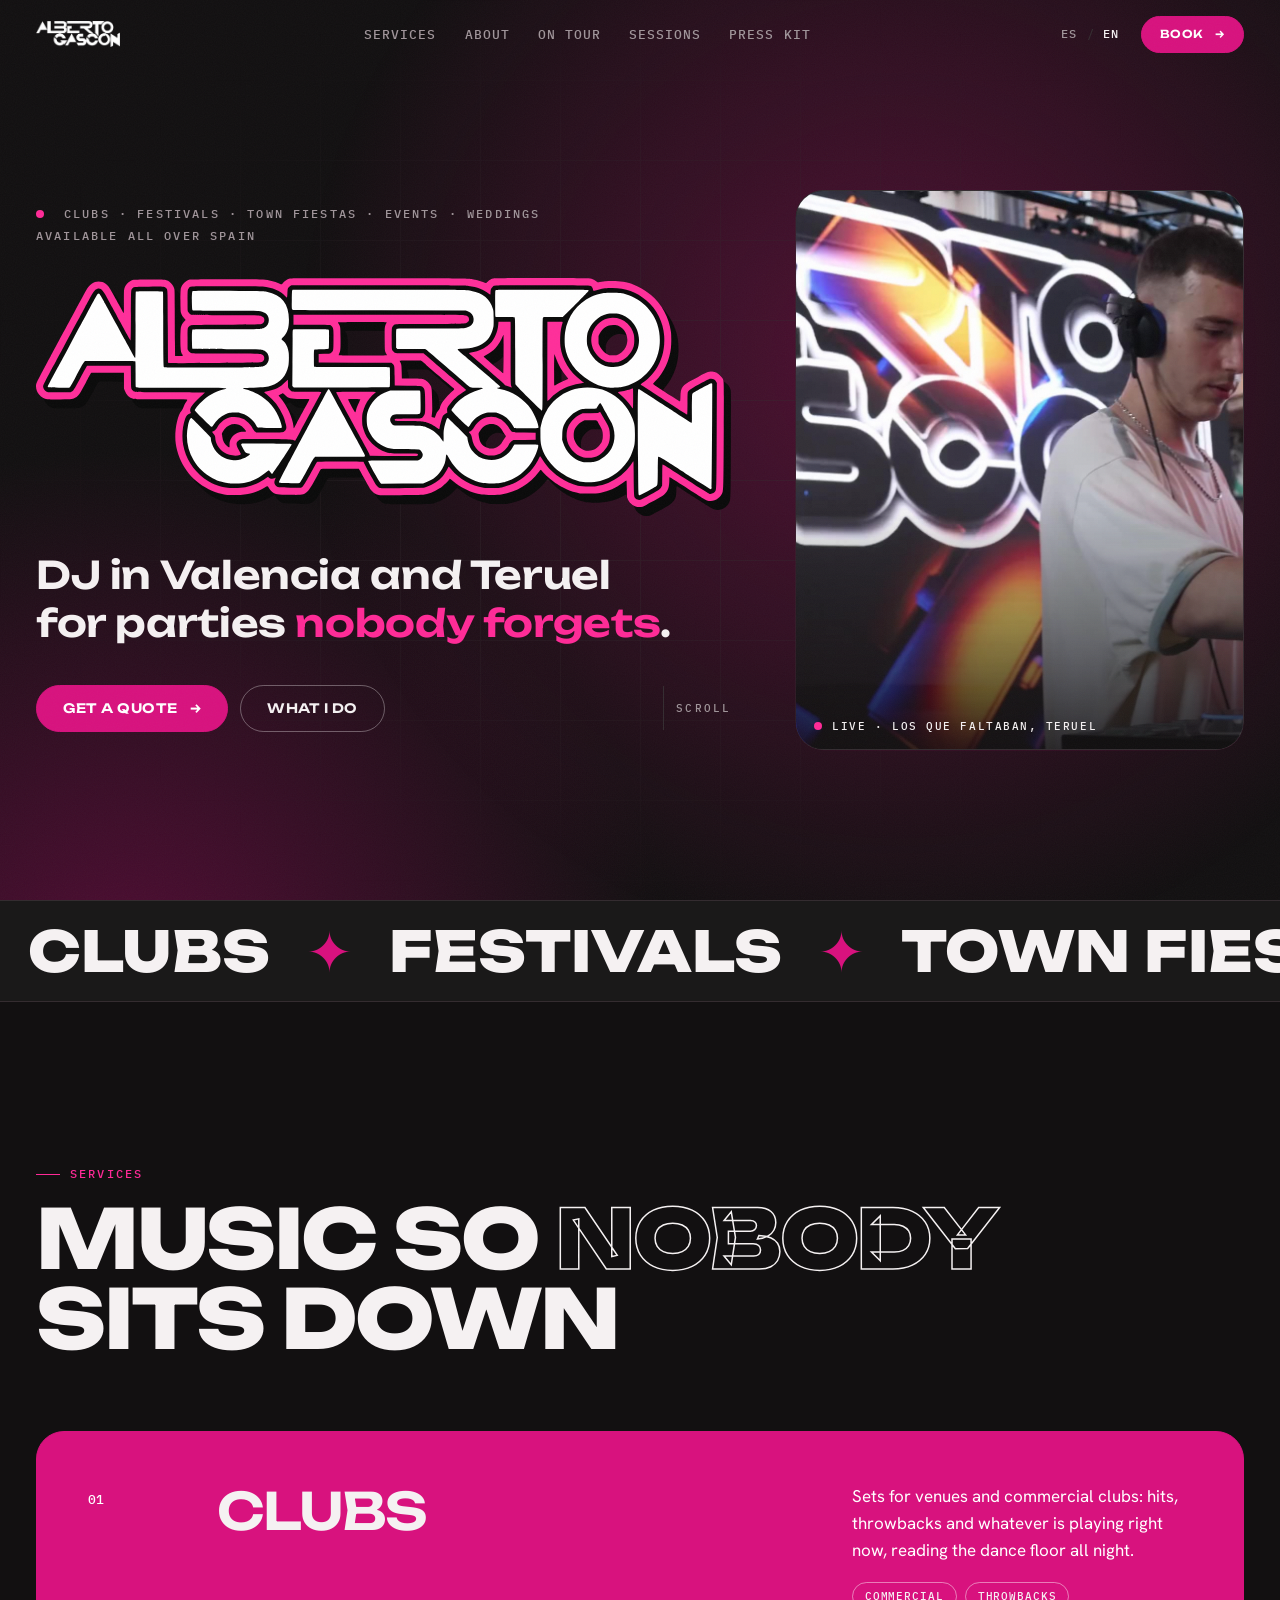
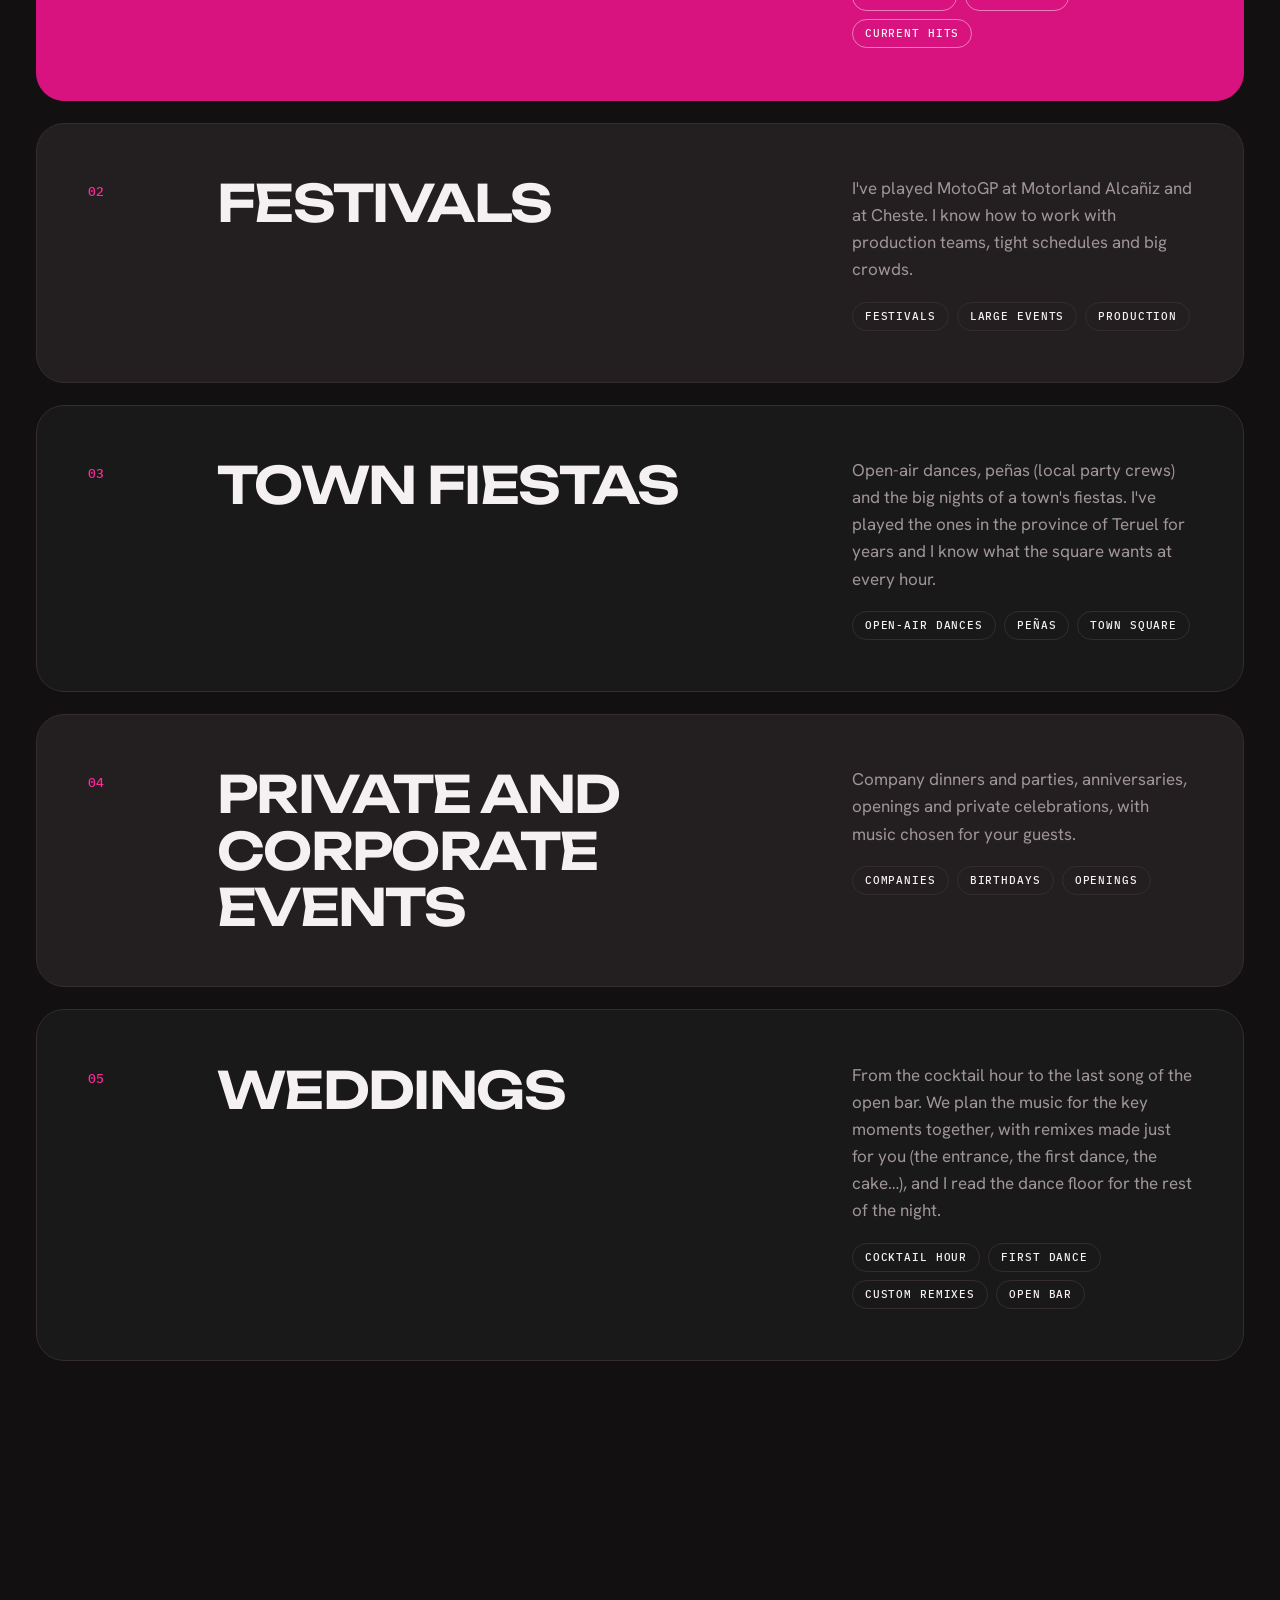
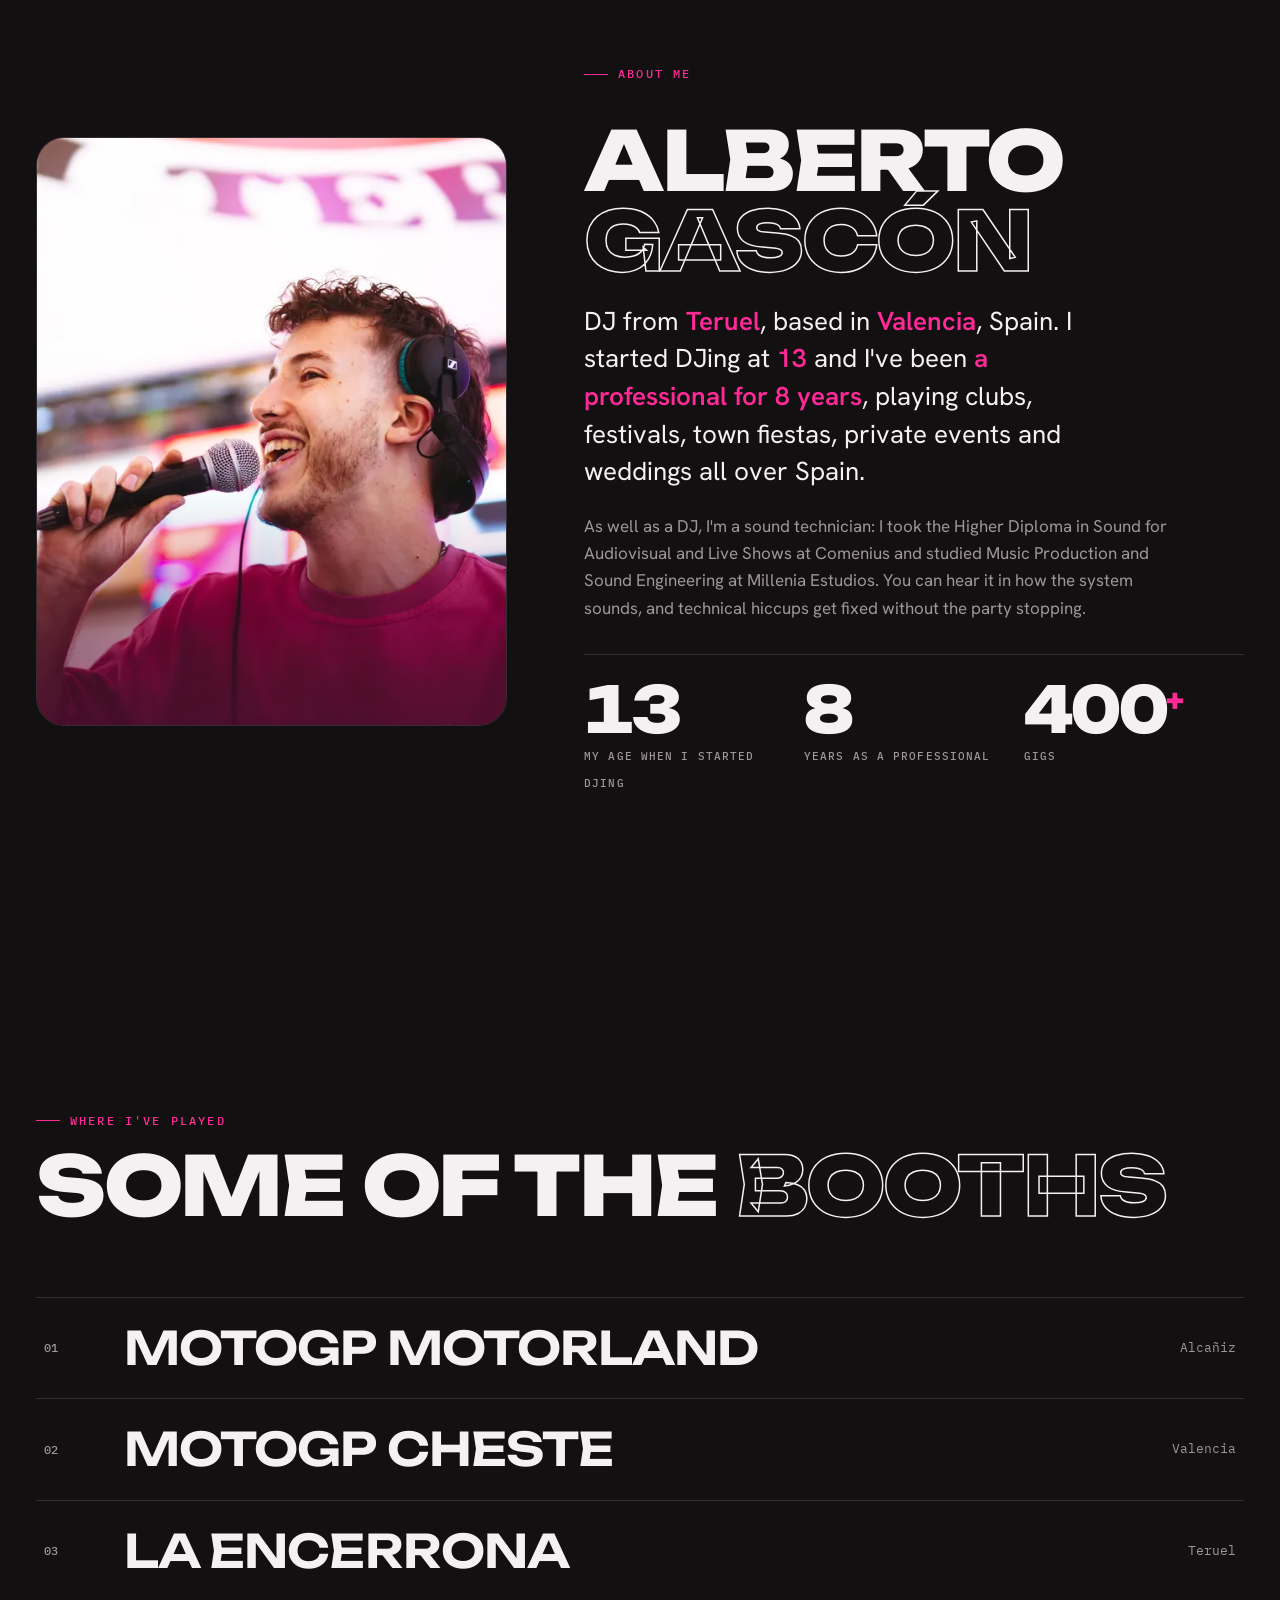
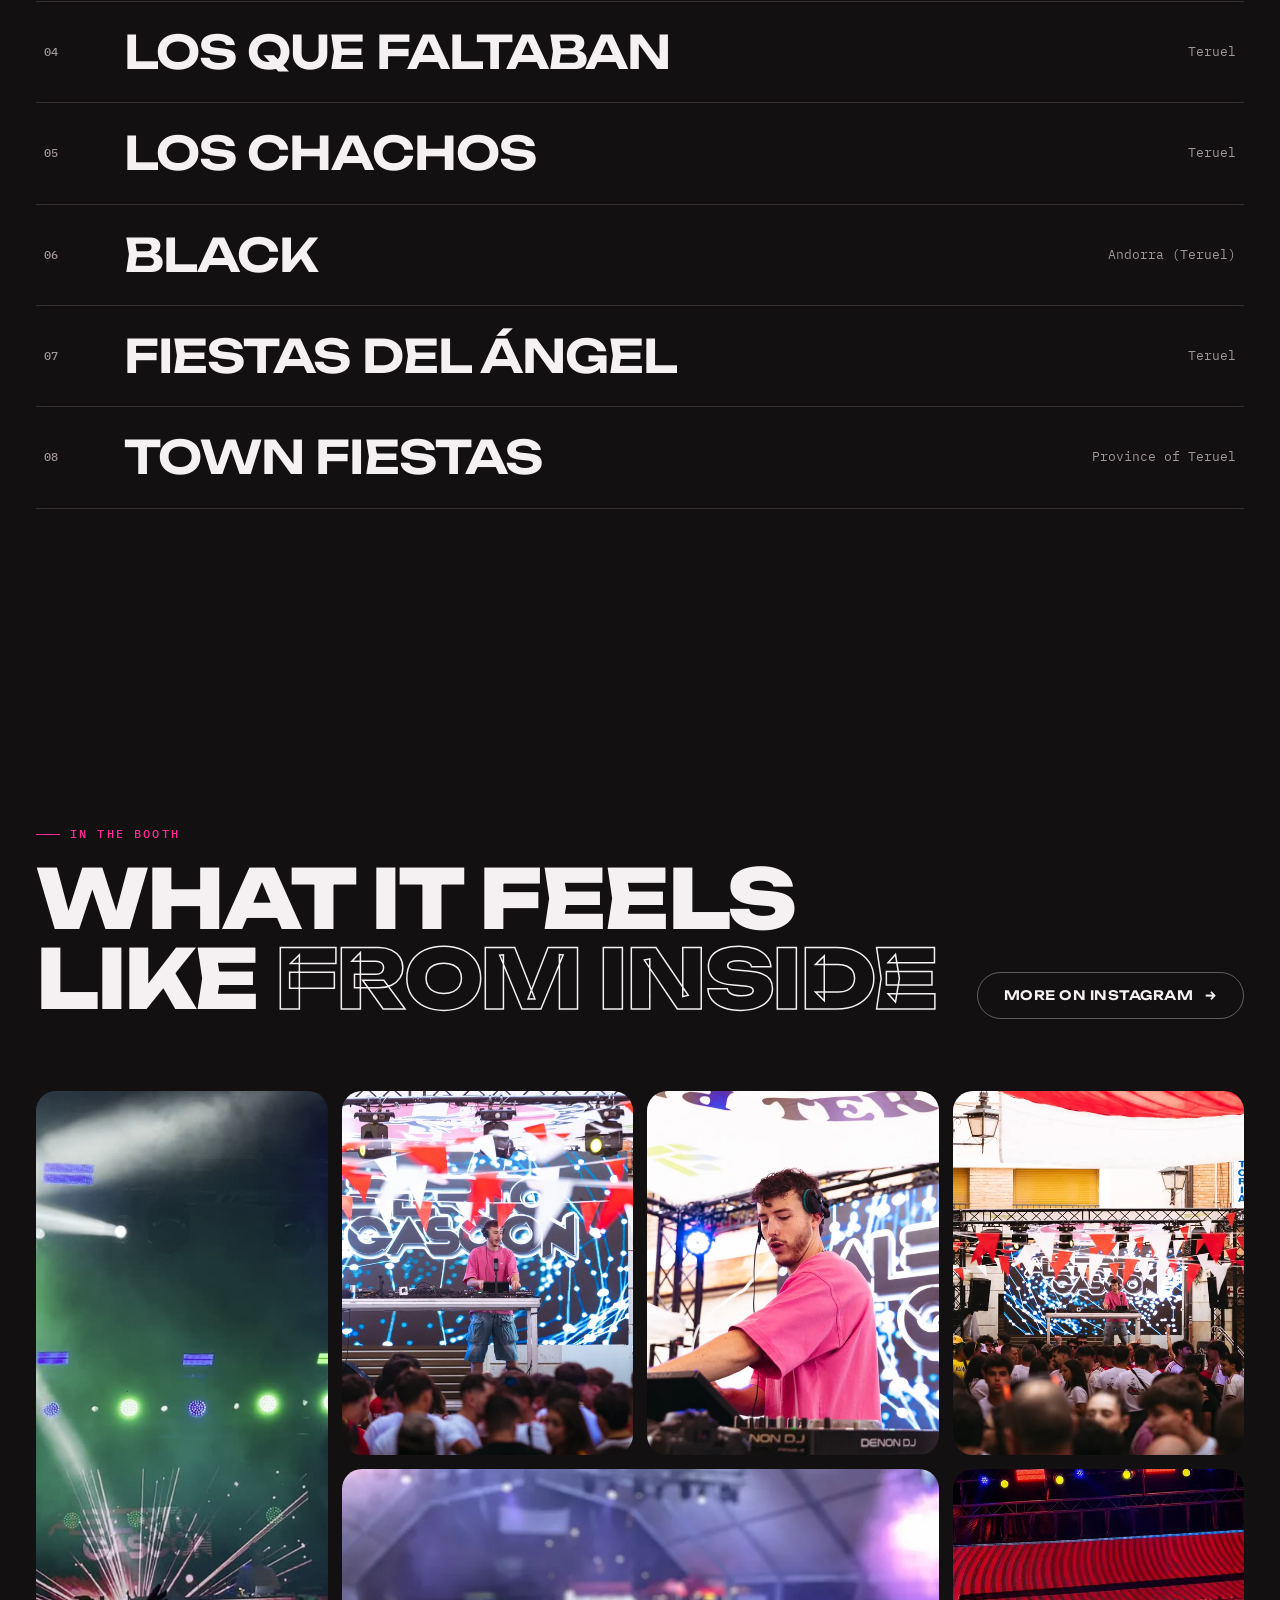
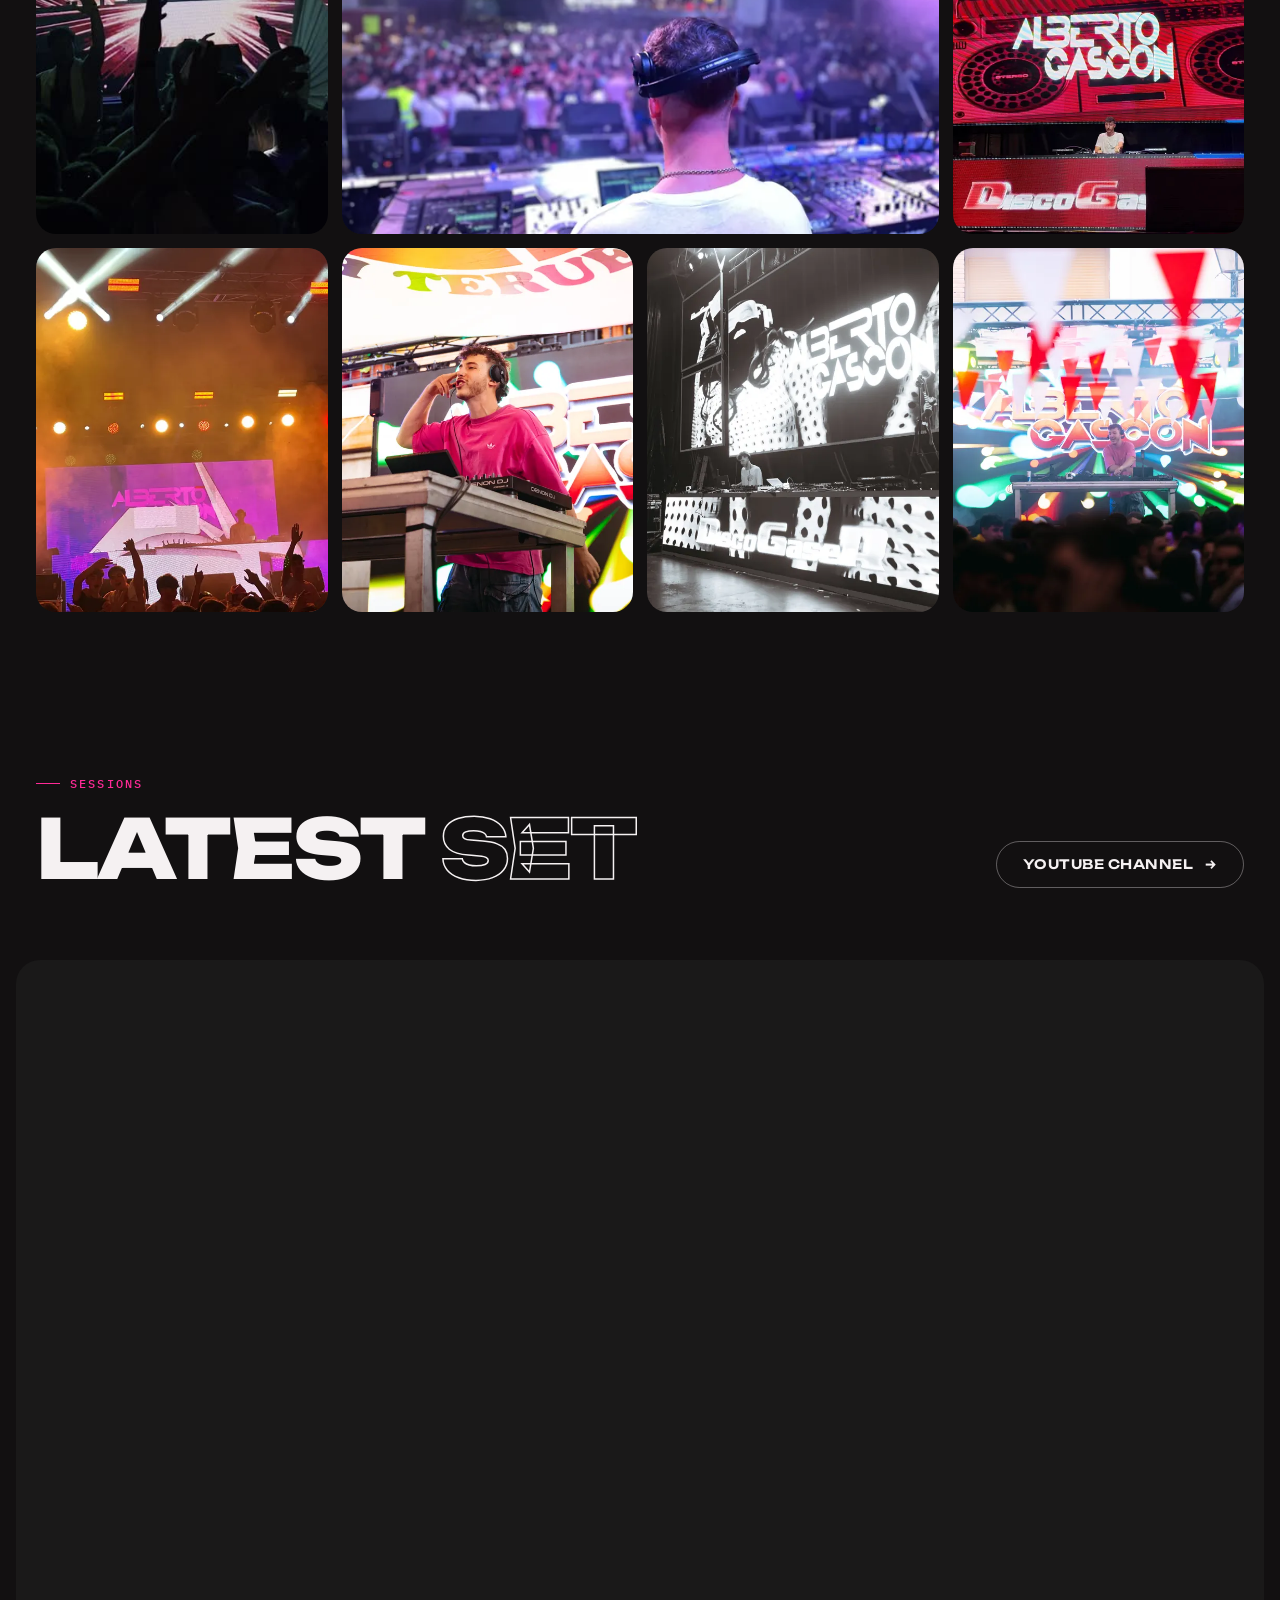
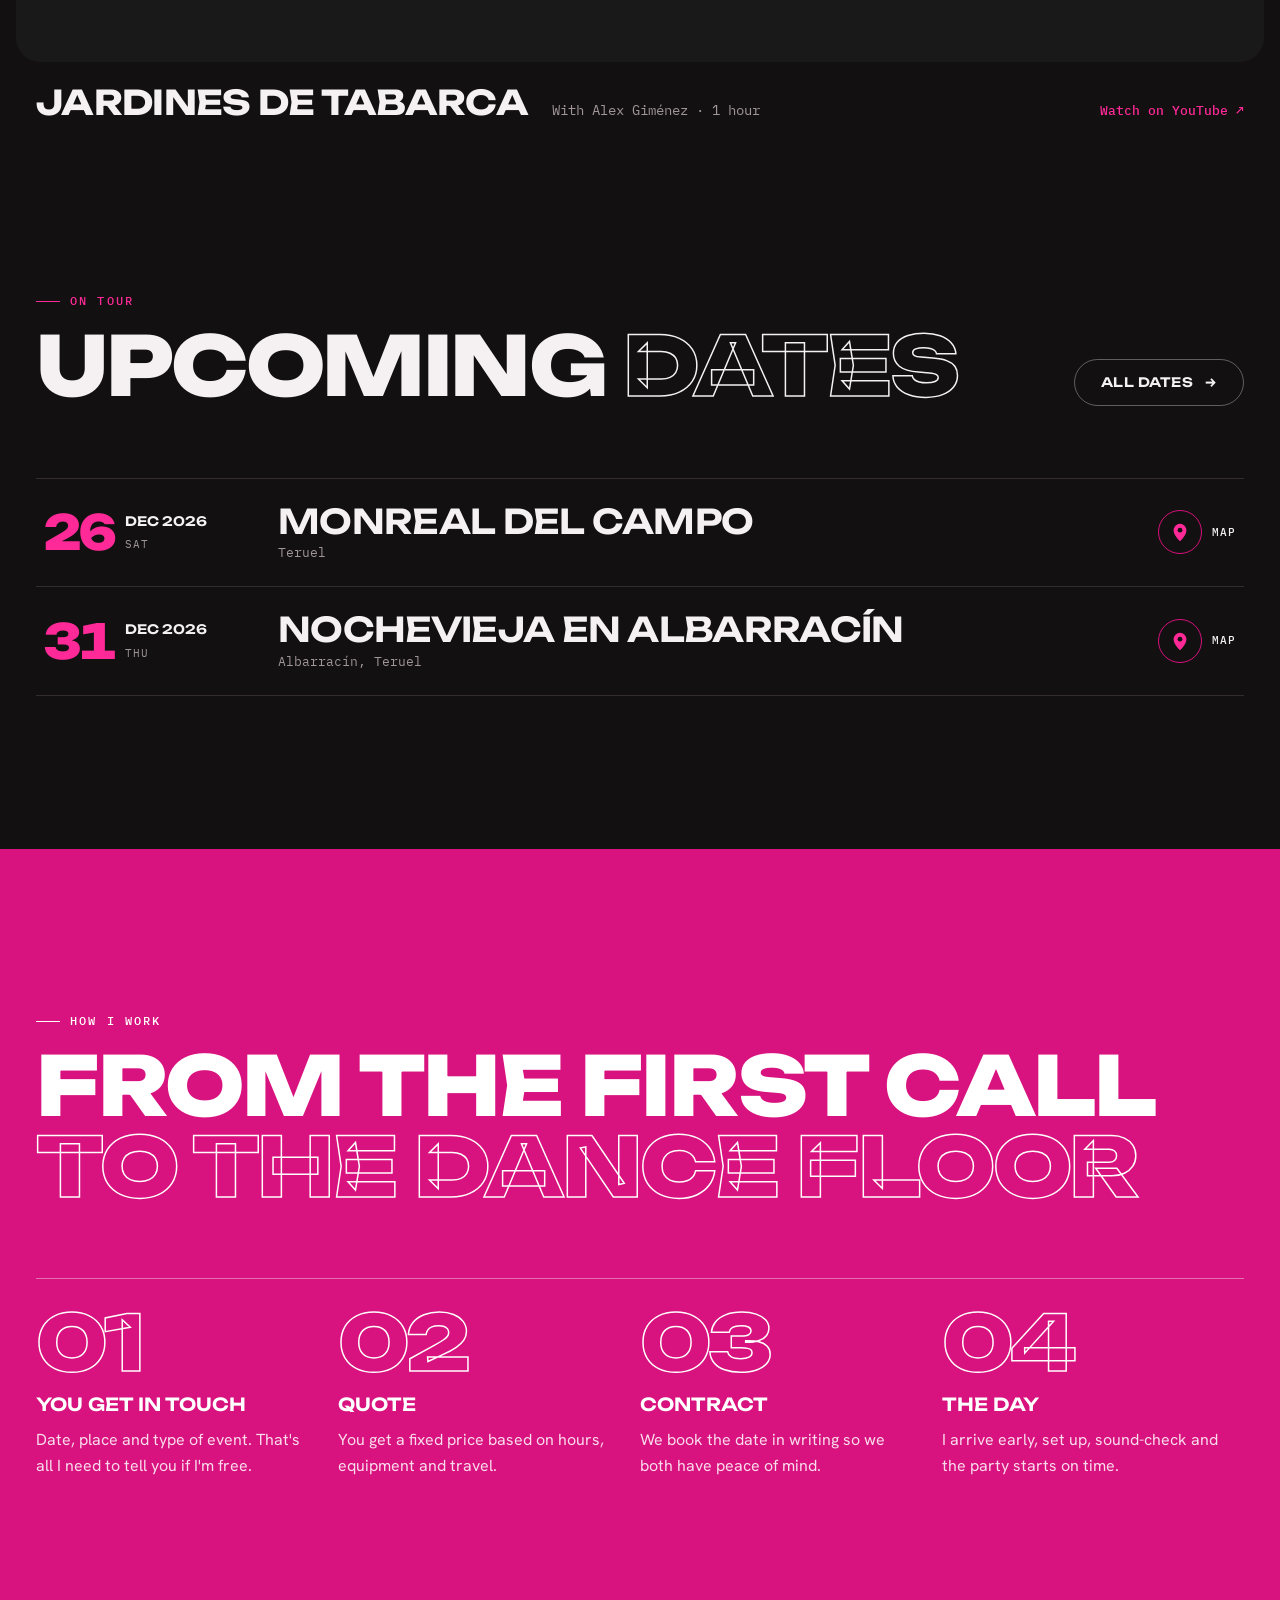
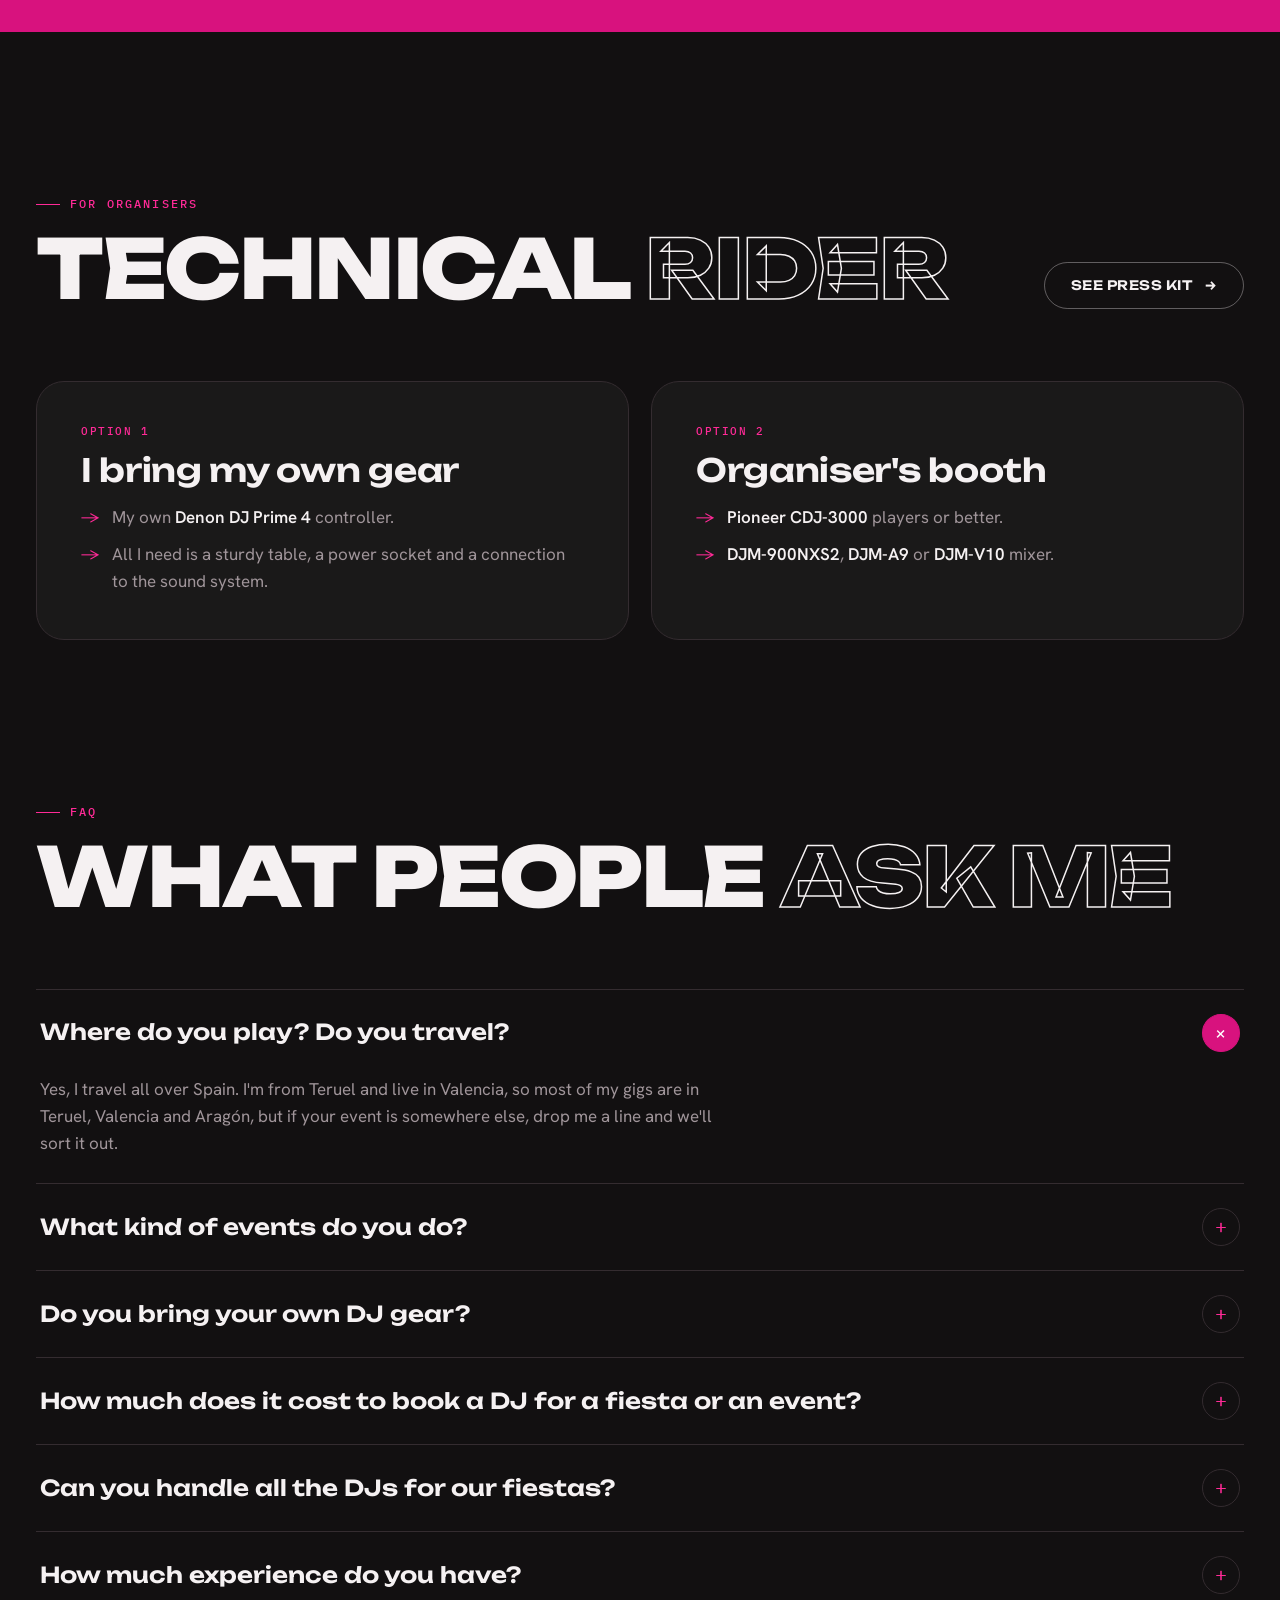
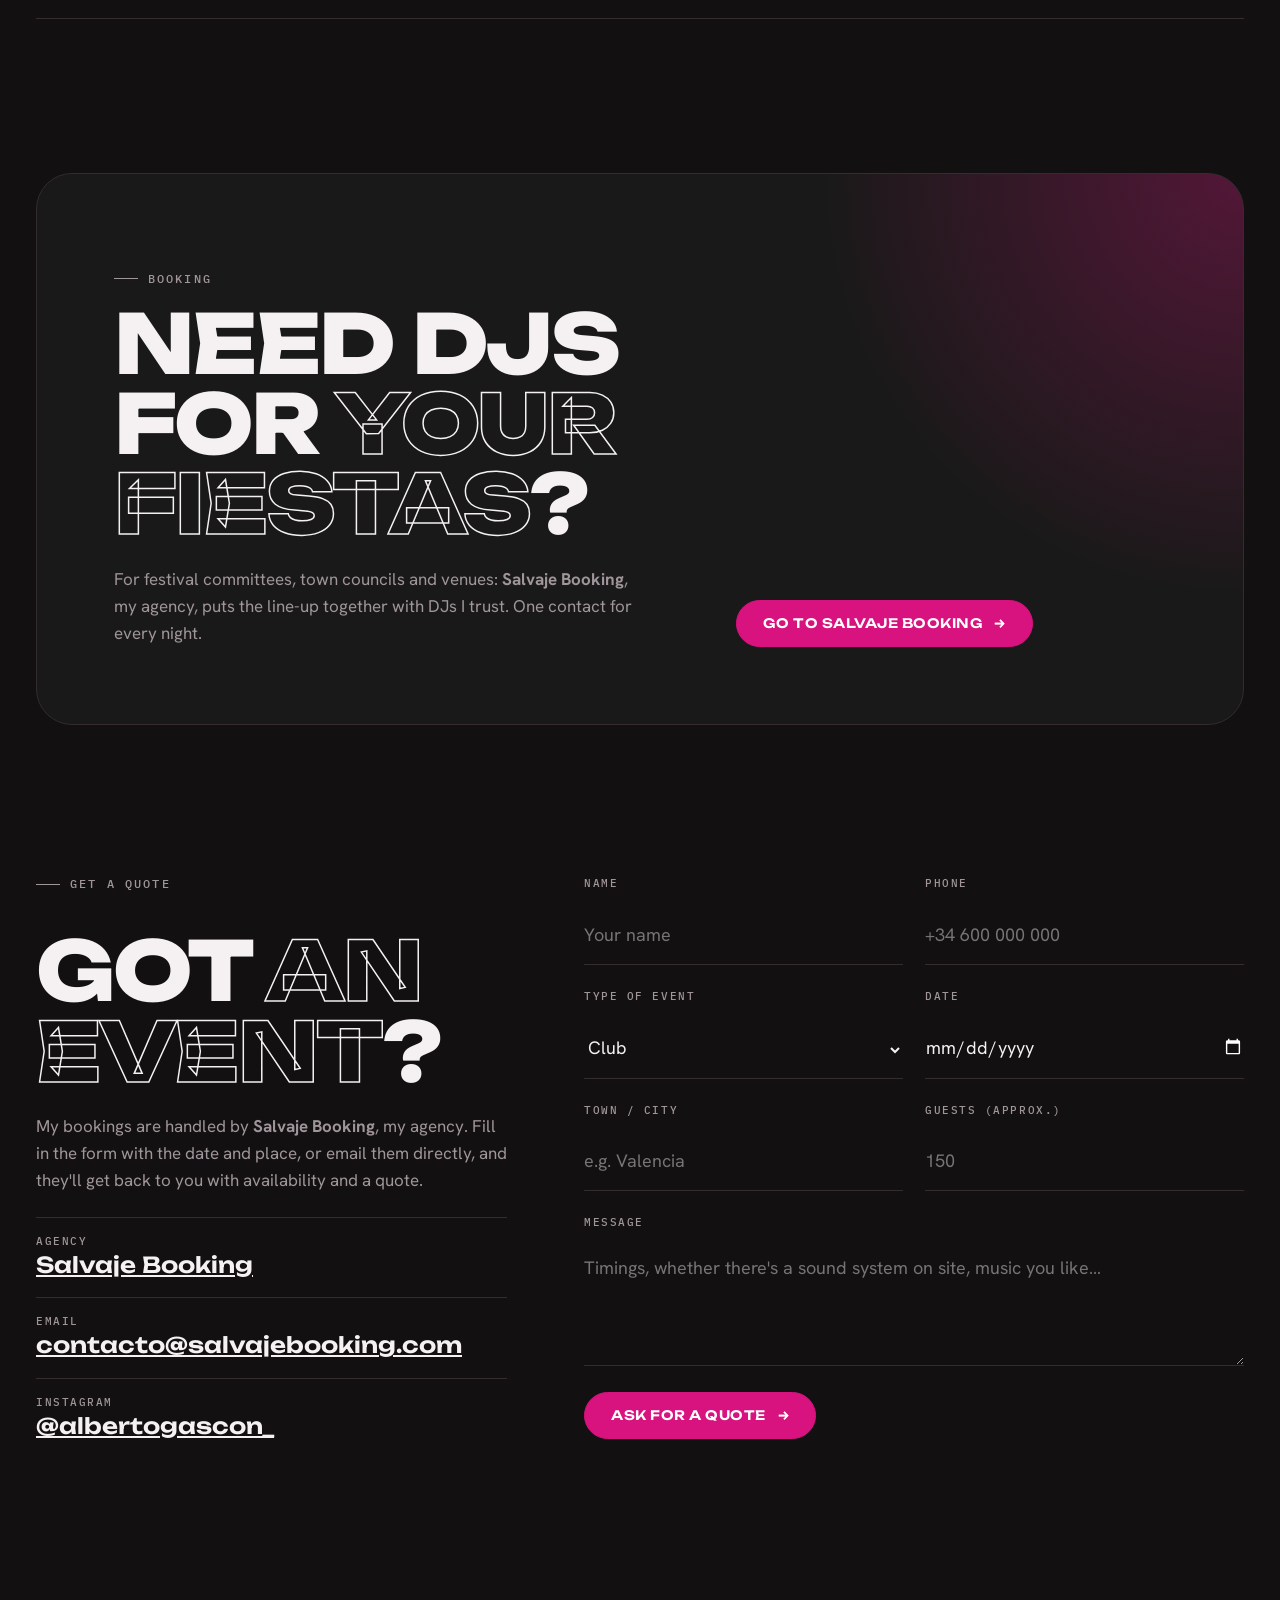
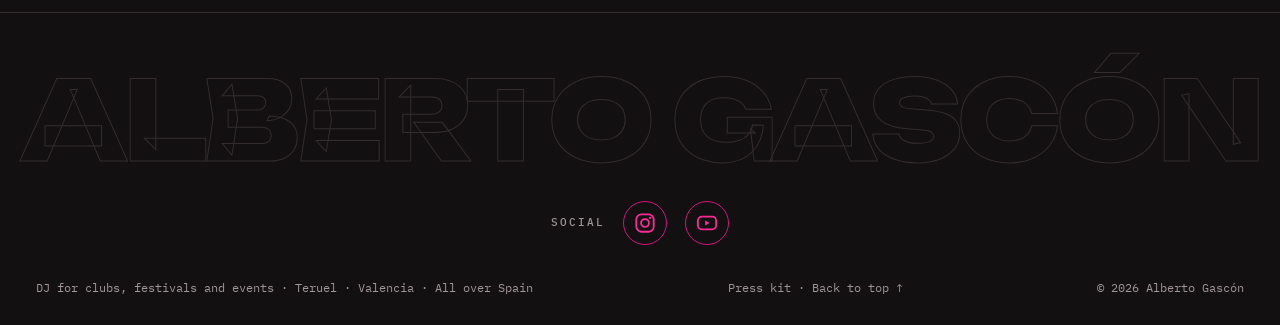
<file: en/index.html>
<!doctype html>
<html lang="en">
<head>
<meta charset="utf-8">
<meta name="viewport" content="width=device-width, initial-scale=1, viewport-fit=cover">






<!-- SEO -->
<title>DJ in Valencia and Teruel, Spain, for parties and events | Alberto Gascón</title>
<meta name="description" content="Alberto Gascón is a DJ from Teruel based in Valencia, Spain. Clubs, festivals, town fiestas, events and weddings all over Spain. DJing since age 13, over 400 gigs. Ask for a quote.">
<link rel="canonical" href="https://albertogascon.com/en/">
<link rel="alternate" hreflang="es" href="https://albertogascon.com/">
<link rel="alternate" hreflang="en" href="https://albertogascon.com/en/">
<link rel="alternate" hreflang="x-default" href="https://albertogascon.com/">
<meta name="robots" content="index, follow, max-image-preview:large">
<meta name="author" content="Alberto Gascón">
<meta property="og:type" content="website">
<meta property="og:locale" content="en_GB">
<meta property="og:locale:alternate" content="es_ES">
<meta property="og:site_name" content="Alberto Gascón DJ">
<meta property="og:title" content="DJ in Valencia and Teruel, Spain, for parties and events | Alberto Gascón">
<meta property="og:description" content="Alberto Gascón is a DJ from Teruel based in Valencia, Spain. Clubs, festivals, town fiestas, events and weddings all over Spain. DJing since age 13, over 400 gigs. Ask for a quote.">
<meta property="og:url" content="https://albertogascon.com/en/">
<meta property="og:image" content="https://albertogascon.com/assets/img/og.jpg">
<meta property="og:image:width" content="1200">
<meta property="og:image:height" content="630">
<meta name="twitter:card" content="summary_large_image">
<link rel="icon" href="/favicon.ico" sizes="any">
<link rel="icon" type="image/svg+xml" href="/favicon.svg">
<link rel="apple-touch-icon" href="/assets/img/icons/apple-touch-icon.png">
<link rel="manifest" href="/site.webmanifest">
<!-- /SEO -->
<meta name="claude:viewport-fit-sides" content="cover">
<meta name="theme-color" content="#121011">
<link rel="preconnect" href="https://fonts.googleapis.com">
<link rel="preconnect" href="https://fonts.gstatic.com" crossorigin>
<link rel="stylesheet" href="https://fonts.googleapis.com/css2?family=Unbounded:wght@400;600;800&family=Hanken+Grotesk:wght@400;500;600&family=IBM+Plex+Mono:wght@400;500&display=swap">
<link rel="preload" as="image" href="../assets/img/logo-rosa.svg" type="image/svg+xml" fetchpriority="high">
<link rel="stylesheet" href="../assets/css/site.css">
<!-- JSONLD -->
<script type="application/ld+json">
{
 "@context": "https://schema.org",
 "@graph": [
  {
   "@type": "WebSite",
   "@id": "https://albertogascon.com/#web",
   "url": "https://albertogascon.com/",
   "name": "Alberto Gascón DJ",
   "inLanguage": "es-ES",
   "publisher": {
    "@id": "https://albertogascon.com/#alberto"
   }
  },
  {
   "@type": "Person",
   "@id": "https://albertogascon.com/#alberto",
   "name": "Alberto Gascón",
   "jobTitle": "DJ",
   "birthDate": "2002",
   "birthPlace": {
    "@type": "Place",
    "name": "Teruel, Spain"
   },
   "description": "DJ from Teruel based in Valencia, Spain, DJing since age 13 and professionally for 8 years, for clubs, festivals, town fiestas, private and corporate events and weddings.",
   "url": "https://albertogascon.com/",
   "image": "https://albertogascon.com/assets/img/og.jpg",
   "email": "contacto@salvajebooking.com",
   "sameAs": [
    "https://www.instagram.com/albertogascon_/",
    "https://www.youtube.com/@albertogascondj"
   ],
   "homeLocation": {
    "@type": "Place",
    "name": "Valencia, Spain"
   },
   "alumniOf": [
    {
     "@type": "EducationalOrganization",
     "name": "Comenius (Valencia)"
    },
    {
     "@type": "EducationalOrganization",
     "name": "Millenia Estudios (Valencia)"
    }
   ],
   "knowsAbout": [
    "DJ",
    "Club sets",
    "Town fiestas",
    "Weddings",
    "Sound technician"
   ]
  },
  {
   "@type": [
    "ProfessionalService",
    "EntertainmentBusiness"
   ],
   "@id": "https://albertogascon.com/#negocio",
   "name": "Alberto Gascón DJ",
   "url": "https://albertogascon.com/",
   "image": "https://albertogascon.com/assets/img/og.jpg",
   "logo": "https://albertogascon.com/assets/img/icons/icon-512.png",
   "email": "contacto@salvajebooking.com",
   "sameAs": [
    "https://www.instagram.com/albertogascon_/",
    "https://www.youtube.com/@albertogascondj"
   ],
   "founder": {
    "@id": "https://albertogascon.com/#alberto"
   },
   "description": "DJ service in Teruel, Valencia, Aragón and all over Spain: clubs, festivals, town fiestas, private and corporate events, weddings and DJ booking.",
   "address": {
    "@type": "PostalAddress",
    "addressLocality": "Valencia",
    "addressRegion": "Valencia",
    "addressCountry": "ES"
   },
   "areaServed": [
    {
     "@type": "AdministrativeArea",
     "name": "Spain"
    },
    {
     "@type": "AdministrativeArea",
     "name": "Province of Teruel"
    },
    {
     "@type": "AdministrativeArea",
     "name": "Valencia"
    },
    {
     "@type": "AdministrativeArea",
     "name": "Aragón"
    },
    {
     "@type": "AdministrativeArea",
     "name": "Valencian Community"
    }
   ],
   "knowsLanguage": "es",
   "hasOfferCatalog": {
    "@type": "OfferCatalog",
    "name": "DJ services",
    "itemListElement": [
     {
      "@type": "Offer",
      "itemOffered": {
       "@type": "Service",
       "name": "DJ for clubs",
       "areaServed": [
        {
         "@type": "AdministrativeArea",
         "name": "Spain"
        },
        {
         "@type": "AdministrativeArea",
         "name": "Province of Teruel"
        },
        {
         "@type": "AdministrativeArea",
         "name": "Valencia"
        },
        {
         "@type": "AdministrativeArea",
         "name": "Aragón"
        },
        {
         "@type": "AdministrativeArea",
         "name": "Valencian Community"
        }
       ]
      }
     },
     {
      "@type": "Offer",
      "itemOffered": {
       "@type": "Service",
       "name": "DJ for festivals",
       "areaServed": [
        {
         "@type": "AdministrativeArea",
         "name": "Spain"
        },
        {
         "@type": "AdministrativeArea",
         "name": "Province of Teruel"
        },
        {
         "@type": "AdministrativeArea",
         "name": "Valencia"
        },
        {
         "@type": "AdministrativeArea",
         "name": "Aragón"
        },
        {
         "@type": "AdministrativeArea",
         "name": "Valencian Community"
        }
       ]
      }
     },
     {
      "@type": "Offer",
      "itemOffered": {
       "@type": "Service",
       "name": "DJ for town fiestas",
       "areaServed": [
        {
         "@type": "AdministrativeArea",
         "name": "Spain"
        },
        {
         "@type": "AdministrativeArea",
         "name": "Province of Teruel"
        },
        {
         "@type": "AdministrativeArea",
         "name": "Valencia"
        },
        {
         "@type": "AdministrativeArea",
         "name": "Aragón"
        },
        {
         "@type": "AdministrativeArea",
         "name": "Valencian Community"
        }
       ]
      }
     },
     {
      "@type": "Offer",
      "itemOffered": {
       "@type": "Service",
       "name": "DJ for private and corporate events",
       "areaServed": [
        {
         "@type": "AdministrativeArea",
         "name": "Spain"
        },
        {
         "@type": "AdministrativeArea",
         "name": "Province of Teruel"
        },
        {
         "@type": "AdministrativeArea",
         "name": "Valencia"
        },
        {
         "@type": "AdministrativeArea",
         "name": "Aragón"
        },
        {
         "@type": "AdministrativeArea",
         "name": "Valencian Community"
        }
       ]
      }
     },
     {
      "@type": "Offer",
      "itemOffered": {
       "@type": "Service",
       "name": "Wedding DJ",
       "areaServed": [
        {
         "@type": "AdministrativeArea",
         "name": "Spain"
        },
        {
         "@type": "AdministrativeArea",
         "name": "Province of Teruel"
        },
        {
         "@type": "AdministrativeArea",
         "name": "Valencia"
        },
        {
         "@type": "AdministrativeArea",
         "name": "Aragón"
        },
        {
         "@type": "AdministrativeArea",
         "name": "Valencian Community"
        }
       ]
      }
     },
     {
      "@type": "Offer",
      "itemOffered": {
       "@type": "Service",
       "name": "DJ booking for fiestas",
       "areaServed": [
        {
         "@type": "AdministrativeArea",
         "name": "Spain"
        },
        {
         "@type": "AdministrativeArea",
         "name": "Province of Teruel"
        },
        {
         "@type": "AdministrativeArea",
         "name": "Valencia"
        },
        {
         "@type": "AdministrativeArea",
         "name": "Aragón"
        },
        {
         "@type": "AdministrativeArea",
         "name": "Valencian Community"
        }
       ]
      }
     }
    ]
   }
  },
  {
   "@type": "FAQPage",
   "@id": "https://albertogascon.com/en/#preguntas",
   "inLanguage": "en",
   "mainEntity": [
    {
     "@type": "Question",
     "name": "Where do you play? Do you travel?",
     "acceptedAnswer": {
      "@type": "Answer",
      "text": "Yes, I travel all over Spain. I'm from Teruel and live in Valencia, so most of my gigs are in Teruel, Valencia and Aragón, but if your event is somewhere else, drop me a line and we'll sort it out."
     }
    },
    {
     "@type": "Question",
     "name": "What kind of events do you do?",
     "acceptedAnswer": {
      "@type": "Answer",
      "text": "Commercial clubs and venues, festivals, town fiestas and open-air dances, private and company events, and weddings. I've played MotoGP Motorland Alcañiz, MotoGP Cheste, La Encerrona, Los Que Faltaban, Los Chachos, Black and the Fiestas del Ángel in Teruel."
     }
    },
    {
     "@type": "Question",
     "name": "Do you bring your own DJ gear?",
     "acceptedAnswer": {
      "@type": "Answer",
      "text": "Yes. I can bring my Denon DJ Prime 4. If the venue already has a booth, I work with Pioneer CDJ-3000 or better and a DJM-900NXS2, DJM-A9 or DJM-V10 mixer."
     }
    },
    {
     "@type": "Question",
     "name": "How much does it cost to book a DJ for a fiesta or an event?",
     "acceptedAnswer": {
      "@type": "Answer",
      "text": "It depends on the hours, the equipment needed and the travel. Tell me the date, the place and the type of event and I'll send you a fixed price, no strings attached."
     }
    },
    {
     "@type": "Question",
     "name": "Can you handle all the DJs for our fiestas?",
     "acceptedAnswer": {
      "@type": "Answer",
      "text": "Yes. For festival committees, town councils and venues I put together the line-up with trusted local DJs, with a single contact for every night."
     }
    },
    {
     "@type": "Question",
     "name": "How much experience do you have?",
     "acceptedAnswer": {
      "@type": "Answer",
      "text": "I've been DJing since I was 13 and professionally for 8 years, with over 400 gigs. I'm 24 and I'm also a sound technician: I studied at Comenius and Millenia Estudios (Valencia)."
     }
    }
   ]
  },
  {
   "@type": "MusicEvent",
   "name": "Alberto Gascón at Electropura",
   "startDate": "2026-11-19",
   "eventStatus": "https://schema.org/EventScheduled",
   "eventAttendanceMode": "https://schema.org/OfflineEventAttendanceMode",
   "location": {
    "@type": "Place",
    "name": "Electropura",
    "address": {
     "@type": "PostalAddress",
     "addressLocality": "Ruzafa, Valencia",
     "addressCountry": "ES"
    }
   },
   "performer": {
    "@id": "https://albertogascon.com/#alberto"
   },
   "organizer": {
    "@type": "Organization",
    "name": "Electropura"
   },
   "image": "https://albertogascon.com/assets/img/og.jpg",
   "url": "https://albertogascon.com/en/tour.html",
   "description": "Alberto Gascón plays at Electropura (Ruzafa, Valencia)."
  },
  {
   "@type": "MusicEvent",
   "name": "Alberto Gascón at Manzanera",
   "startDate": "2026-11-21",
   "eventStatus": "https://schema.org/EventScheduled",
   "eventAttendanceMode": "https://schema.org/OfflineEventAttendanceMode",
   "location": {
    "@type": "Place",
    "name": "Manzanera",
    "address": {
     "@type": "PostalAddress",
     "addressLocality": "Teruel",
     "addressCountry": "ES"
    }
   },
   "performer": {
    "@id": "https://albertogascon.com/#alberto"
   },
   "organizer": {
    "@type": "Organization",
    "name": "Manzanera"
   },
   "image": "https://albertogascon.com/assets/img/og.jpg",
   "url": "https://albertogascon.com/en/tour.html",
   "description": "Alberto Gascón plays at Manzanera (Teruel)."
  },
  {
   "@type": "MusicEvent",
   "name": "Alberto Gascón at MotoGP Cheste",
   "startDate": "2026-11-27",
   "eventStatus": "https://schema.org/EventScheduled",
   "eventAttendanceMode": "https://schema.org/OfflineEventAttendanceMode",
   "location": {
    "@type": "Place",
    "name": "MotoGP Cheste",
    "address": {
     "@type": "PostalAddress",
     "addressLocality": "Cheste, Valencia",
     "addressCountry": "ES"
    }
   },
   "performer": {
    "@id": "https://albertogascon.com/#alberto"
   },
   "organizer": {
    "@type": "Organization",
    "name": "MotoGP Cheste"
   },
   "image": "https://albertogascon.com/assets/img/og.jpg",
   "url": "https://albertogascon.com/en/tour.html",
   "description": "Alberto Gascón plays at MotoGP Cheste (Cheste, Valencia)."
  }
 ]
}
</script>
<!-- /JSONLD -->
</head>
<body>

<div class="curtain" aria-hidden="true"><span>Alberto Gascón · DJ</span></div>

<nav id="nav">
  <div class="wrap">
    <a class="brand" href="#top" aria-label="Home"><img src="../assets/img/logo-blanco.png" alt="Alberto Gascón"></a>
    <ul id="menu">
      <li style="--d:0"><a href="#servicios">Services</a></li>
      <li style="--d:1"><a href="#sobre-mi">About</a></li>
      <li style="--d:2"><a href="tour.html">On Tour</a></li>
      <li style="--d:3"><a href="#sesiones">Sessions</a></li>
      <li style="--d:4"><a href="presskit.html">Press kit</a></li>
    </ul>
    <div class="lang" aria-label="Language"><a href="../index.html" hreflang="es" lang="es" aria-label="Versión en español">ES</a><span aria-current="true">EN</span></div>
    <a class="btn small" href="#presupuesto">Book <span class="arr">→</span></a>
    <button class="burger" type="button" aria-label="Open menu" aria-expanded="false" aria-controls="menu"><span></span><span></span></button>
  </div>
</nav>

<header class="hero" id="top">
  <div class="glow" aria-hidden="true"></div>
  <div class="grid-lines" aria-hidden="true"></div>
  <div class="wrap">
    <div class="hero-copy">
    <p class="kicker"><span class="dot"></span><span>Clubs · Festivals · Town fiestas · Events · Weddings</span><span>Available all over Spain</span></p>
    <div class="logo-stage" id="logoStage"><img src="../assets/img/logo-rosa.svg" alt="Alberto Gascón, DJ in Teruel and Valencia" width="2841" height="970" fetchpriority="high"></div>
    <h1>
      <span class="line-mask"><span>DJ in Valencia and Teruel</span></span>
      <span class="line-mask"><span>for parties <em>nobody forgets</em>.</span></span>
    </h1>
    <div class="hero-foot">
      <div class="ctas">
        <a class="btn" href="#presupuesto">Get a quote <span class="arr">→</span></a>
        <a class="btn ghost" href="#servicios">What I do</a>
      </div>
      <div class="scroll-cue"><i></i>Scroll</div>
    </div>
    </div>
    <figure class="hero-media">
      <video autoplay muted loop playsinline preload="auto" poster="../assets/video/hero-los-que-faltaban.jpg" aria-label="Alberto Gascón playing at Los Que Faltaban, Teruel">
        <source src="../assets/video/hero-los-que-faltaban-movil.mp4" type="video/mp4" media="(max-width: 960px)">
        <source src="../assets/video/hero-los-que-faltaban.mp4" type="video/mp4">
      </video>
      <figcaption><span class="rec"></span>Live · Los Que Faltaban, Teruel</figcaption>
    </figure>
  </div>
</header>

<div class="marquee" aria-hidden="true">
  <div class="track">
    <span>Clubs</span><span class="star">✦</span><span>Festivals</span><span class="star">✦</span><span>Town fiestas</span><span class="star">✦</span><span>Corporate events</span><span class="star">✦</span><span>Weddings</span><span class="star">✦</span>
    <span>Clubs</span><span class="star">✦</span><span>Festivals</span><span class="star">✦</span><span>Town fiestas</span><span class="star">✦</span><span>Corporate events</span><span class="star">✦</span><span>Weddings</span><span class="star">✦</span>
  </div>
</div>

<main>
<section id="servicios">
  <div class="wrap">
    <div class="sec-head reveal">
      <div><p class="eyebrow">Services</p><h2>Music so <span class="out">nobody</span> sits down</h2></div>
    </div>
    <div class="stack">
      <article class="card hot" style="--i:0"><span class="n">01</span><h3>Clubs</h3><div><p>Sets for venues and commercial clubs: hits, throwbacks and whatever is playing right now, reading the dance floor all night.</p><div class="tags"><span>Commercial</span><span>Throwbacks</span><span>Current hits</span></div></div></article>
      <article class="card" style="--i:1"><span class="n">02</span><h3>Festivals</h3><div><p>I've played MotoGP at Motorland Alcañiz and at Cheste. I know how to work with production teams, tight schedules and big crowds.</p><div class="tags"><span>Festivals</span><span>Large events</span><span>Production</span></div></div></article>
      <article class="card" style="--i:2"><span class="n">03</span><h3>Town fiestas</h3><div><p>Open-air dances, peñas (local party crews) and the big nights of a town's fiestas. I've played the ones in the province of Teruel for years and I know what the square wants at every hour.</p><div class="tags"><span>Open-air dances</span><span>Peñas</span><span>Town square</span></div></div></article>
      <article class="card" style="--i:3"><span class="n">04</span><h3>Private and corporate events</h3><div><p>Company dinners and parties, anniversaries, openings and private celebrations, with music chosen for your guests.</p><div class="tags"><span>Companies</span><span>Birthdays</span><span>Openings</span></div></div></article>
      <article class="card" style="--i:4"><span class="n">05</span><h3>Weddings</h3><div><p>From the cocktail hour to the last song of the open bar. We plan the music for the key moments together, with remixes made just for you (the entrance, the first dance, the cake…), and I read the dance floor for the rest of the night.</p><div class="tags"><span>Cocktail hour</span><span>First dance</span><span>Custom remixes</span><span>Open bar</span></div></div></article>
    </div>
  </div>
</section>

<section id="sobre-mi">
  <div class="wrap about">
    <figure class="portrait reveal"><img src="../assets/img/fotos/alberto-gascon-dj-retrato-microfono-700.webp" srcset="../assets/img/fotos/alberto-gascon-dj-retrato-microfono-700.webp 560w, ../assets/img/fotos/alberto-gascon-dj-retrato-microfono-1400.webp 1120w" sizes="(max-width: 860px) 92vw, 40vw" width="1120" height="1400" loading="lazy" alt="Alberto Gascón holding the microphone during a set"></figure>
    <div class="about-text reveal">
      <p class="eyebrow">About me</p>
      <h2>Alberto <span class="out">Gascón</span></h2>
      <p class="lead">DJ from <b>Teruel</b>, based in <b>Valencia</b>, Spain. I started DJing at <b>13</b> and I've been <b>a professional for 8 years</b>, playing clubs, festivals, town fiestas, private events and weddings all over Spain.</p>
      <p class="body">As well as a DJ, I'm a sound technician: I took the Higher Diploma in Sound for Audiovisual and Live Shows at Comenius and studied Music Production and Sound Engineering at Millenia Estudios. You can hear it in how the system sounds, and technical hiccups get fixed without the party stopping.</p>
      <div class="stats">
        <div><b>13</b><span>My age when I started DJing</span></div>
        <div><b data-count="8">8</b><span>Years as a professional</span></div>
        <div><b data-count="400">400<sup>+</sup></b><span>Gigs</span></div>
      </div>
    </div>
  </div>
</section>

<section id="cabinas">
  <div class="wrap">
    <div class="sec-head reveal">
      <div><p class="eyebrow">Where I've played</p><h2>Some of the <span class="out">booths</span></h2></div>
    </div>
    <ul class="venues reveal">
      <li><span class="i">01</span><span class="name">MotoGP Motorland</span><span class="where">Alcañiz</span></li>
      <li><span class="i">02</span><span class="name">MotoGP Cheste</span><span class="where">Valencia</span></li>
      <li><span class="i">03</span><span class="name">La Encerrona</span><span class="where">Teruel</span></li>
      <li><span class="i">04</span><span class="name">Los Que Faltaban</span><span class="where">Teruel</span></li>
      <li><span class="i">05</span><span class="name">Los Chachos</span><span class="where">Teruel</span></li>
      <li><span class="i">06</span><span class="name">Black</span><span class="where">Andorra (Teruel)</span></li>
      <li><span class="i">07</span><span class="name">Fiestas del Ángel</span><span class="where">Teruel</span></li>
      <li><span class="i">08</span><span class="name">Town fiestas</span><span class="where">Province of Teruel</span></li>
    </ul>
  </div>
</section>

<section id="en-cabina">
  <div class="wrap">
    <div class="sec-head reveal">
      <div><p class="eyebrow">In the booth</p><h2>What it feels like <span class="out">from inside</span></h2></div>
      <a class="btn ghost" href="https://www.instagram.com/albertogascon_/" target="_blank" rel="noopener">More on Instagram <span class="arr">→</span></a>
    </div>
    <div class="gallery reveal">
      <figure class="g-item g-video">
        <video muted loop playsinline preload="none" poster="../assets/video/escenario-luces.jpg" aria-label="Clip of Alberto Gascón on stage with lights" data-autoplay>
          <source src="../assets/video/escenario-luces.mp4" type="video/mp4">
        </video>
      </figure>
      <button class="g-item" type="button" data-full="../assets/img/fotos/alberto-gascon-dj-fiestas-teruel-escenario-01-1400.webp" aria-label="Enlarge photo: Alberto Gascón playing on a fiesta stage with the crowd in front"><img src="../assets/img/fotos/alberto-gascon-dj-fiestas-teruel-escenario-01-700.webp" srcset="../assets/img/fotos/alberto-gascon-dj-fiestas-teruel-escenario-01-700.webp 700w, ../assets/img/fotos/alberto-gascon-dj-fiestas-teruel-escenario-01-1400.webp 1400w" sizes="(max-width: 700px) 46vw, 24vw" width="1120" height="1400" loading="lazy" alt="Alberto Gascón playing on a fiesta stage with the crowd in front"></button>
      <button class="g-item" type="button" data-full="../assets/img/fotos/alberto-gascon-dj-cabina-denon-prime-4-1400.webp" aria-label="Enlarge photo: Alberto Gascón in the booth with the Denon DJ Prime 4 at a fiesta in Teruel"><img src="../assets/img/fotos/alberto-gascon-dj-cabina-denon-prime-4-700.webp" srcset="../assets/img/fotos/alberto-gascon-dj-cabina-denon-prime-4-700.webp 700w, ../assets/img/fotos/alberto-gascon-dj-cabina-denon-prime-4-1400.webp 1400w" sizes="(max-width: 700px) 46vw, 24vw" width="1120" height="1400" loading="lazy" alt="Alberto Gascón in the booth with the Denon DJ Prime 4 at a fiesta in Teruel"></button>
      <button class="g-item" type="button" data-full="../assets/img/fotos/alberto-gascon-dj-fiestas-teruel-plaza-1400.webp" aria-label="Enlarge photo: Alberto Gascón playing in the town square during a fiesta"><img src="../assets/img/fotos/alberto-gascon-dj-fiestas-teruel-plaza-700.webp" srcset="../assets/img/fotos/alberto-gascon-dj-fiestas-teruel-plaza-700.webp 700w, ../assets/img/fotos/alberto-gascon-dj-fiestas-teruel-plaza-1400.webp 1400w" sizes="(max-width: 700px) 46vw, 24vw" width="1120" height="1400" loading="lazy" alt="Alberto Gascón playing in the town square during a fiesta"></button>
      <button class="g-item wide" type="button" data-full="../assets/img/fotos/alberto-gascon-dj-carpa-vista-cabina-1400.webp" aria-label="Enlarge photo: View of the packed marquee from Alberto Gascón's booth"><img src="../assets/img/fotos/alberto-gascon-dj-carpa-vista-cabina-700.webp" srcset="../assets/img/fotos/alberto-gascon-dj-carpa-vista-cabina-700.webp 700w, ../assets/img/fotos/alberto-gascon-dj-carpa-vista-cabina-1400.webp 1400w" sizes="(max-width: 700px) 46vw, 24vw" width="1400" height="1049" loading="lazy" alt="View of the packed marquee from Alberto Gascón's booth"></button>
      <button class="g-item" type="button" data-full="../assets/img/fotos/alberto-gascon-dj-escenario-pantalla-roja-1400.webp" aria-label="Enlarge photo: Alberto Gascón on a stage with a red LED screen"><img src="../assets/img/fotos/alberto-gascon-dj-escenario-pantalla-roja-700.webp" srcset="../assets/img/fotos/alberto-gascon-dj-escenario-pantalla-roja-700.webp 700w, ../assets/img/fotos/alberto-gascon-dj-escenario-pantalla-roja-1400.webp 1400w" sizes="(max-width: 700px) 46vw, 24vw" width="1120" height="1400" loading="lazy" alt="Alberto Gascón on a stage with a red LED screen"></button>
      <button class="g-item" type="button" data-full="../assets/img/fotos/alberto-gascon-dj-escenario-festival-1400.webp" aria-label="Enlarge photo: Alberto Gascón playing on a festival stage"><img src="../assets/img/fotos/alberto-gascon-dj-escenario-festival-700.webp" srcset="../assets/img/fotos/alberto-gascon-dj-escenario-festival-700.webp 700w, ../assets/img/fotos/alberto-gascon-dj-escenario-festival-1400.webp 1400w" sizes="(max-width: 700px) 46vw, 24vw" width="1120" height="1400" loading="lazy" alt="Alberto Gascón playing on a festival stage"></button>
      <button class="g-item" type="button" data-full="../assets/img/fotos/alberto-gascon-dj-cabina-fiestas-teruel-1400.webp" aria-label="Enlarge photo: Alberto Gascón in the booth at a fiesta in Teruel"><img src="../assets/img/fotos/alberto-gascon-dj-cabina-fiestas-teruel-700.webp" srcset="../assets/img/fotos/alberto-gascon-dj-cabina-fiestas-teruel-700.webp 700w, ../assets/img/fotos/alberto-gascon-dj-cabina-fiestas-teruel-1400.webp 1400w" sizes="(max-width: 700px) 46vw, 24vw" width="1120" height="1400" loading="lazy" alt="Alberto Gascón in the booth at a fiesta in Teruel"></button>
      <button class="g-item" type="button" data-full="../assets/img/fotos/alberto-gascon-dj-escenario-blanco-y-negro-1400.webp" aria-label="Enlarge photo: Alberto Gascón on stage, black and white photo"><img src="../assets/img/fotos/alberto-gascon-dj-escenario-blanco-y-negro-700.webp" srcset="../assets/img/fotos/alberto-gascon-dj-escenario-blanco-y-negro-700.webp 700w, ../assets/img/fotos/alberto-gascon-dj-escenario-blanco-y-negro-1400.webp 1400w" sizes="(max-width: 700px) 46vw, 24vw" width="1120" height="1400" loading="lazy" alt="Alberto Gascón on stage, black and white photo"></button>
      <button class="g-item" type="button" data-full="../assets/img/fotos/alberto-gascon-dj-fiestas-teruel-escenario-02-1400.webp" aria-label="Enlarge photo: Alberto Gascón on a fiesta stage with bunting and crowd"><img src="../assets/img/fotos/alberto-gascon-dj-fiestas-teruel-escenario-02-700.webp" srcset="../assets/img/fotos/alberto-gascon-dj-fiestas-teruel-escenario-02-700.webp 700w, ../assets/img/fotos/alberto-gascon-dj-fiestas-teruel-escenario-02-1400.webp 1400w" sizes="(max-width: 700px) 46vw, 24vw" width="1120" height="1400" loading="lazy" alt="Alberto Gascón on a fiesta stage with bunting and crowd"></button>
    </div>
  </div>
  <dialog class="lightbox" id="lightbox" aria-label="Enlarged photo">
    <img alt="">
    <button class="lb-btn lb-prev" type="button" aria-label="Previous photo">←</button>
    <button class="lb-btn lb-next" type="button" aria-label="Next photo">→</button>
    <button class="lb-btn lb-close" type="button" aria-label="Close">✕</button>
  </dialog>
</section>

<section id="sesiones" style="padding-top:0">
  <div class="wrap">
    <div class="sec-head reveal">
      <div><p class="eyebrow">Sessions</p><h2>Latest <span class="out">set</span></h2></div>
      <a class="btn ghost" href="https://www.youtube.com/@albertogascondj" target="_blank" rel="noopener">YouTube channel <span class="arr">→</span></a>
    </div>
    <article class="session reveal">
      <iframe class="yt-frame" src="https://www.youtube-nocookie.com/embed/7f0NIY4une8?rel=0&amp;playsinline=1&amp;vq=hd1080&amp;enablejsapi=1&amp;origin=https://albertogascon.com" title="Alberto Gascón and Alex Giménez live at Jardines de Tabarca" loading="lazy" referrerpolicy="strict-origin-when-cross-origin" allow="accelerometer; autoplay; clipboard-write; encrypted-media; gyroscope; picture-in-picture; web-share" allowfullscreen></iframe>
      <div class="session-meta">
        <h3>Jardines de Tabarca</h3>
        <p>With Alex Giménez · 1 hour</p>
        <a href="https://www.youtube.com/watch?v=7f0NIY4une8" target="_blank" rel="noopener">Watch on YouTube ↗</a>
      </div>
    </article>
  </div>
</section>

<section id="on-tour" style="padding-top:0">
  <div class="wrap">
    <div class="sec-head reveal">
      <div><p class="eyebrow">On Tour</p><h2>Upcoming <span class="out">dates</span></h2></div>
      <a class="btn ghost" href="tour.html">All dates <span class="arr">→</span></a>
    </div>
    <ul class="tour reveal" data-tour="proximas" data-limit="3"></ul>
  </div>
</section>

<section class="band grow" id="proceso">
  <div class="wrap">
    <div class="sec-head">
      <div><p class="eyebrow">How I work</p><h2>From the first call <span class="out">to the dance floor</span></h2></div>
    </div>
    <ol class="steps">
      <li><span class="k">01</span><b>You get in touch</b><p>Date, place and type of event. That's all I need to tell you if I'm free.</p></li>
      <li><span class="k">02</span><b>Quote</b><p>You get a fixed price based on hours, equipment and travel.</p></li>
      <li><span class="k">03</span><b>Contract</b><p>We book the date in writing so we both have peace of mind.</p></li>
      <li><span class="k">04</span><b>The day</b><p>I arrive early, set up, sound-check and the party starts on time.</p></li>
    </ol>
  </div>
</section>

<section id="rider">
  <div class="wrap">
    <div class="sec-head reveal">
      <div><p class="eyebrow">For organisers</p><h2>Technical <span class="out">rider</span></h2></div>
      <a class="btn ghost" href="presskit.html">See press kit <span class="arr">→</span></a>
    </div>
    <div class="rider reveal">
      <div class="opt"><span class="tag">Option 1</span><h3>I bring my own gear</h3><ul><li><span>My own <b>Denon DJ Prime 4</b> controller.</span></li><li><span>All I need is a sturdy table, a power socket and a connection to the sound system.</span></li></ul></div>
      <div class="opt"><span class="tag">Option 2</span><h3>Organiser's booth</h3><ul><li><span><b>Pioneer CDJ-3000</b> players or better.</span></li><li><span><b>DJM-900NXS2</b>, <b>DJM-A9</b> or <b>DJM-V10</b> mixer.</span></li></ul></div>
    </div>
  </div>
</section>

<section id="preguntas" style="padding-top:0">
  <div class="wrap">
    <div class="sec-head reveal"><div><p class="eyebrow">FAQ</p><h2>What people <span class="out">ask me</span></h2></div></div>
    <div class="faq reveal">
      <details open><summary>Where do you play? Do you travel?</summary><p>Yes, I travel all over Spain. I'm from Teruel and live in Valencia, so most of my gigs are in Teruel, Valencia and Aragón, but if your event is somewhere else, drop me a line and we'll sort it out.</p></details>
      <details><summary>What kind of events do you do?</summary><p>Commercial clubs and venues, festivals, town fiestas and open-air dances, private and company events, and weddings. I've played MotoGP Motorland Alcañiz, MotoGP Cheste, La Encerrona, Los Que Faltaban, Los Chachos, Black and the Fiestas del Ángel in Teruel.</p></details>
      <details><summary>Do you bring your own DJ gear?</summary><p>Yes. I can bring my Denon DJ Prime 4. If the venue already has a booth, I work with Pioneer CDJ-3000 or better and a DJM-900NXS2, DJM-A9 or DJM-V10 mixer.</p></details>
      <details><summary>How much does it cost to book a DJ for a fiesta or an event?</summary><p>It depends on the hours, the equipment needed and the travel. Tell me the date, the place and the type of event and I'll send you a fixed price, no strings attached.</p></details>
      <details><summary>Can you handle all the DJs for our fiestas?</summary><p>Yes. For festival committees, town councils and venues I put together the line-up with trusted local DJs, with a single contact for every night.</p></details>
      <details><summary>How much experience do you have?</summary><p>I've been DJing since I was 13 and professionally for 8 years, with over 400 gigs. I'm 24 and I'm also a sound technician: I studied at Comenius and Millenia Estudios (Valencia).</p></details>
    </div>
  </div>
</section>

<section id="booking-djs" style="padding-top:0">
  <div class="wrap">
    <div class="booking reveal">
      <div>
        <p class="eyebrow">Booking</p>
        <h2>Need DJs for <span class="out">your fiestas</span>?</h2>
        <p>For festival committees, town councils and venues: <b>Salvaje Booking</b>, my agency, puts the line-up together with DJs I trust. One contact for every night.</p>
      </div>
      <div><a class="btn" href="https://www.salvajebooking.com" target="_blank" rel="noopener">Go to Salvaje Booking <span class="arr">→</span></a></div>
    </div>
  </div>
</section>

<section id="presupuesto" style="padding-top:0">
  <div class="wrap contact">
    <div class="contact-info reveal">
      <p class="eyebrow">Get a quote</p>
      <h2>Got <span class="out">an event</span>?</h2>
      <p>My bookings are handled by <b>Salvaje Booking</b>, my agency. Fill in the form with the date and place, or email them directly, and they'll get back to you with availability and a quote.</p>
      <div>
        <div class="channel"><span>Agency</span><b><a href="https://www.salvajebooking.com/artistas/alberto-gascon" target="_blank" rel="noopener">Salvaje Booking</a></b></div>
        <div class="channel"><span>Email</span><b><a href="mailto:contacto@salvajebooking.com">contacto@salvajebooking.com</a></b></div>
        <div class="channel"><span>Instagram</span><b><a href="https://www.instagram.com/albertogascon_/" target="_blank" rel="noopener">@albertogascon_</a></b></div>
      </div>
    </div>
    <form id="bookform" class="reveal" novalidate>
      <div class="field"><label for="f-name">Name</label><input id="f-name" name="name" autocomplete="name" placeholder="Your name"></div>
      <div class="field"><label for="f-tel">Phone</label><input id="f-tel" name="tel" type="tel" autocomplete="tel" placeholder="+34 600 000 000"></div>
      <div class="field"><label for="f-type">Type of event</label>
        <select id="f-type" name="type"><option>Club</option><option>Festival</option><option>Town fiesta</option><option>Private event</option><option>Corporate event</option><option>Wedding</option><option>DJ booking</option><option>Other</option></select>
      </div>
      <div class="field"><label for="f-date">Date</label><input id="f-date" name="date" type="date"></div>
      <div class="field"><label for="f-venue">Town / city</label><input id="f-venue" name="venue" placeholder="e.g. Valencia"></div>
      <div class="field"><label for="f-guests">Guests (approx.)</label><input id="f-guests" name="guests" inputmode="numeric" placeholder="150"></div>
      <div class="field full"><label for="f-msg">Message</label><textarea id="f-msg" name="msg" placeholder="Timings, whether there's a sound system on site, music you like…"></textarea></div>
      <div><button class="btn" type="submit">Ask for a quote <span class="arr">→</span></button></div>
      <p class="sent" id="sent" hidden>Your email app has opened with the request already written for Salvaje Booking. Just hit send. If it didn't open, write to contacto@salvajebooking.com.</p>
    </form>
  </div>
</section>
</main>

<footer>
  <div class="big" aria-hidden="true">Alberto Gascón</div>
  <div class="wrap social-row"><span class="label">Social</span><a class="ig" href="https://www.instagram.com/albertogascon_/" target="_blank" rel="noopener" aria-label="Alberto Gascón on Instagram"><svg viewBox="0 0 24 24" aria-hidden="true"><rect x="2.5" y="2.5" width="19" height="19" rx="5.5" fill="none" stroke="currentColor" stroke-width="2"/><circle cx="12" cy="12" r="4.3" fill="none" stroke="currentColor" stroke-width="2"/><circle cx="17.6" cy="6.4" r="1.3" fill="currentColor"/></svg></a><a class="ig" href="https://www.youtube.com/@albertogascondj" target="_blank" rel="noopener" aria-label="Alberto Gascón on YouTube"><svg viewBox="0 0 24 24" aria-hidden="true"><rect x="2" y="5" width="20" height="14" rx="4.5" fill="none" stroke="currentColor" stroke-width="2"/><path d="M10 9.2v5.6l4.8-2.8z" fill="currentColor"/></svg></a></div>
  <div class="wrap row">
    <span>DJ for clubs, festivals and events · Teruel · Valencia · All over Spain</span>
    <span class="links"><a href="presskit.html">Press kit</a> · <a href="#top">Back to top ↑</a></span>
    <span>© 2026 Alberto Gascón</span>
  </div>
</footer>

<script src="../data/fechas.js"></script>
<script src="../assets/js/tour.js"></script>
<script>
(function () {
  var reduce = window.matchMedia('(prefers-reduced-motion: reduce)').matches;
  var fine = window.matchMedia('(pointer: fine)').matches;

  // Navegación sólida al hacer scroll
  var nav = document.getElementById('nav');
  function onScroll() { nav.classList.toggle('solid', window.scrollY > 40); }
  onScroll(); window.addEventListener('scroll', onScroll, { passive: true });

  // Brillo y logo que siguen al ratón, con inercia
  var hero = document.querySelector('.hero'), stage = document.getElementById('logoStage'), glow = hero.querySelector('.glow');
  if (fine && !reduce) {
    var tx = .7, ty = .4, cx = tx, cy = ty, tilt = 0, run = false;
    function loop() {
      cx += (tx - cx) * .08; cy += (ty - cy) * .08;
      var r = hero.getBoundingClientRect();
      glow.style.transform = 'translate3d(' + (cx * r.width).toFixed(1) + 'px,' + (cy * r.height).toFixed(1) + 'px,0)';
      stage.style.setProperty('--lx', ((cx - .5) * 14 * tilt).toFixed(1) + 'px');
      stage.style.setProperty('--ly', ((cy - .5) * 10 * tilt).toFixed(1) + 'px');
      if (Math.abs(tx - cx) > .0005 || Math.abs(ty - cy) > .0005) requestAnimationFrame(loop); else run = false;
    }
    function kick() { if (!run) { run = true; requestAnimationFrame(loop); } }
    hero.addEventListener('pointermove', function (e) {
      var r = hero.getBoundingClientRect();
      tx = (e.clientX - r.left) / r.width; ty = (e.clientY - r.top) / r.height; tilt = 1; kick();
    });
    hero.addEventListener('pointerleave', function () { tx = .5; ty = .5; kick(); });
    kick();

    // Botones magnéticos
    document.querySelectorAll('.btn').forEach(function (b) {
      b.addEventListener('pointermove', function (e) {
        var r = b.getBoundingClientRect();
        b.style.transform = 'translate(' + ((e.clientX - r.left - r.width / 2) * .18).toFixed(1) + 'px,' + ((e.clientY - r.top - r.height / 2) * .28).toFixed(1) + 'px)';
      });
      b.addEventListener('pointerleave', function () { b.style.transform = ''; });
    });
  }

  // Contadores
  if (!reduce && 'IntersectionObserver' in window) {
    var io = new IntersectionObserver(function (entries) {
      entries.forEach(function (en) {
        if (!en.isIntersecting) return;
        io.unobserve(en.target);
        var el = en.target, end = +el.dataset.count, sup = el.querySelector('sup'), t0 = performance.now();
        (function tick(now) {
          var p = Math.min(1, (now - t0) / 1400), v = Math.round(end * (1 - Math.pow(1 - p, 4)));
          el.firstChild.nodeValue = v;
          if (p < 1) requestAnimationFrame(tick);
        })(t0);
        if (sup) el.appendChild(sup);
      });
    }, { threshold: .6 });
    document.querySelectorAll('[data-count]').forEach(function (el) { io.observe(el); });
  }

  // Sesiones: el vídeo se silencia al salir de la pantalla y recupera el sonido al volver
  document.querySelectorAll('.session iframe').forEach(function (f) {
    var muted = false, byUs = false;
    function send(func, args) { f.contentWindow && f.contentWindow.postMessage(JSON.stringify({ event: 'command', func: func, args: args || [] }), '*'); }
    f.addEventListener('load', function () {
      f.contentWindow.postMessage(JSON.stringify({ event: 'listening', id: 'sesion' }), '*');
      send('setPlaybackQuality', ['hd1080']);
    });
    window.addEventListener('message', function (e) {
      if (e.source !== f.contentWindow) return;
      try { var d = JSON.parse(e.data); } catch (_) { return; }
      if (d.info && typeof d.info.muted === 'boolean') muted = d.info.muted;
    });
    new IntersectionObserver(function (es) {
      if (!es[0].isIntersecting) { if (!muted) { send('mute'); byUs = true; } }
      else if (byUs) { send('unMute'); byUs = false; }
    }).observe(f);
  });

  // Galería con visor
  var lb = document.getElementById('lightbox'), lbImg = lb.querySelector('img'),
      shots = Array.prototype.slice.call(document.querySelectorAll('.gallery button.g-item')), cur = 0;
  function show(i) {
    cur = (i + shots.length) % shots.length;
    lbImg.src = shots[cur].dataset.full;
    lbImg.alt = shots[cur].querySelector('img').alt;
  }
  shots.forEach(function (b, i) { b.addEventListener('click', function () { show(i); lb.showModal(); }); });
  lb.querySelector('.lb-prev').addEventListener('click', function () { show(cur - 1); });
  lb.querySelector('.lb-next').addEventListener('click', function () { show(cur + 1); });
  lb.querySelector('.lb-close').addEventListener('click', function () { lb.close(); });
  lb.addEventListener('click', function (e) { if (e.target === lb) lb.close(); });
  lb.addEventListener('keydown', function (e) {
    if (e.key === 'ArrowLeft') show(cur - 1);
    if (e.key === 'ArrowRight') show(cur + 1);
  });

  // El formulario abre el correo del visitante con la petición escrita para Salvaje Booking
  document.getElementById('bookform').addEventListener('submit', function (e) {
    e.preventDefault();
    var f = e.target, campos = [['Name', 'name'], ['Phone', 'tel'], ['Type of event', 'type'], ['Date', 'date'], ['Town / city', 'venue'], ['Guests', 'guests'], ['Message', 'msg'], ['Language', 'lang']];
    var cuerpo = 'Artist: Alberto Gascón\n' + campos.map(function (c) { return c[0] + ': ' + ((f.elements[c[1]] || {}).value || (c[1] === 'lang' ? 'English' : '-')); }).join('\n');
    var asunto = 'Quote request (English) · Alberto Gascón · ' + (f.elements.type.value || 'event') + ' · ' + (f.elements.date.value || '');
    location.href = 'mailto:contacto@salvajebooking.com?subject=' + encodeURIComponent(asunto) + '&body=' + encodeURIComponent(cuerpo);
    document.getElementById('sent').hidden = false;
  });
})();
</script>
<script src="../assets/js/lenis.min.js"></script>
<script src="../assets/js/smooth.js"></script>
</body>
</html>
</file>
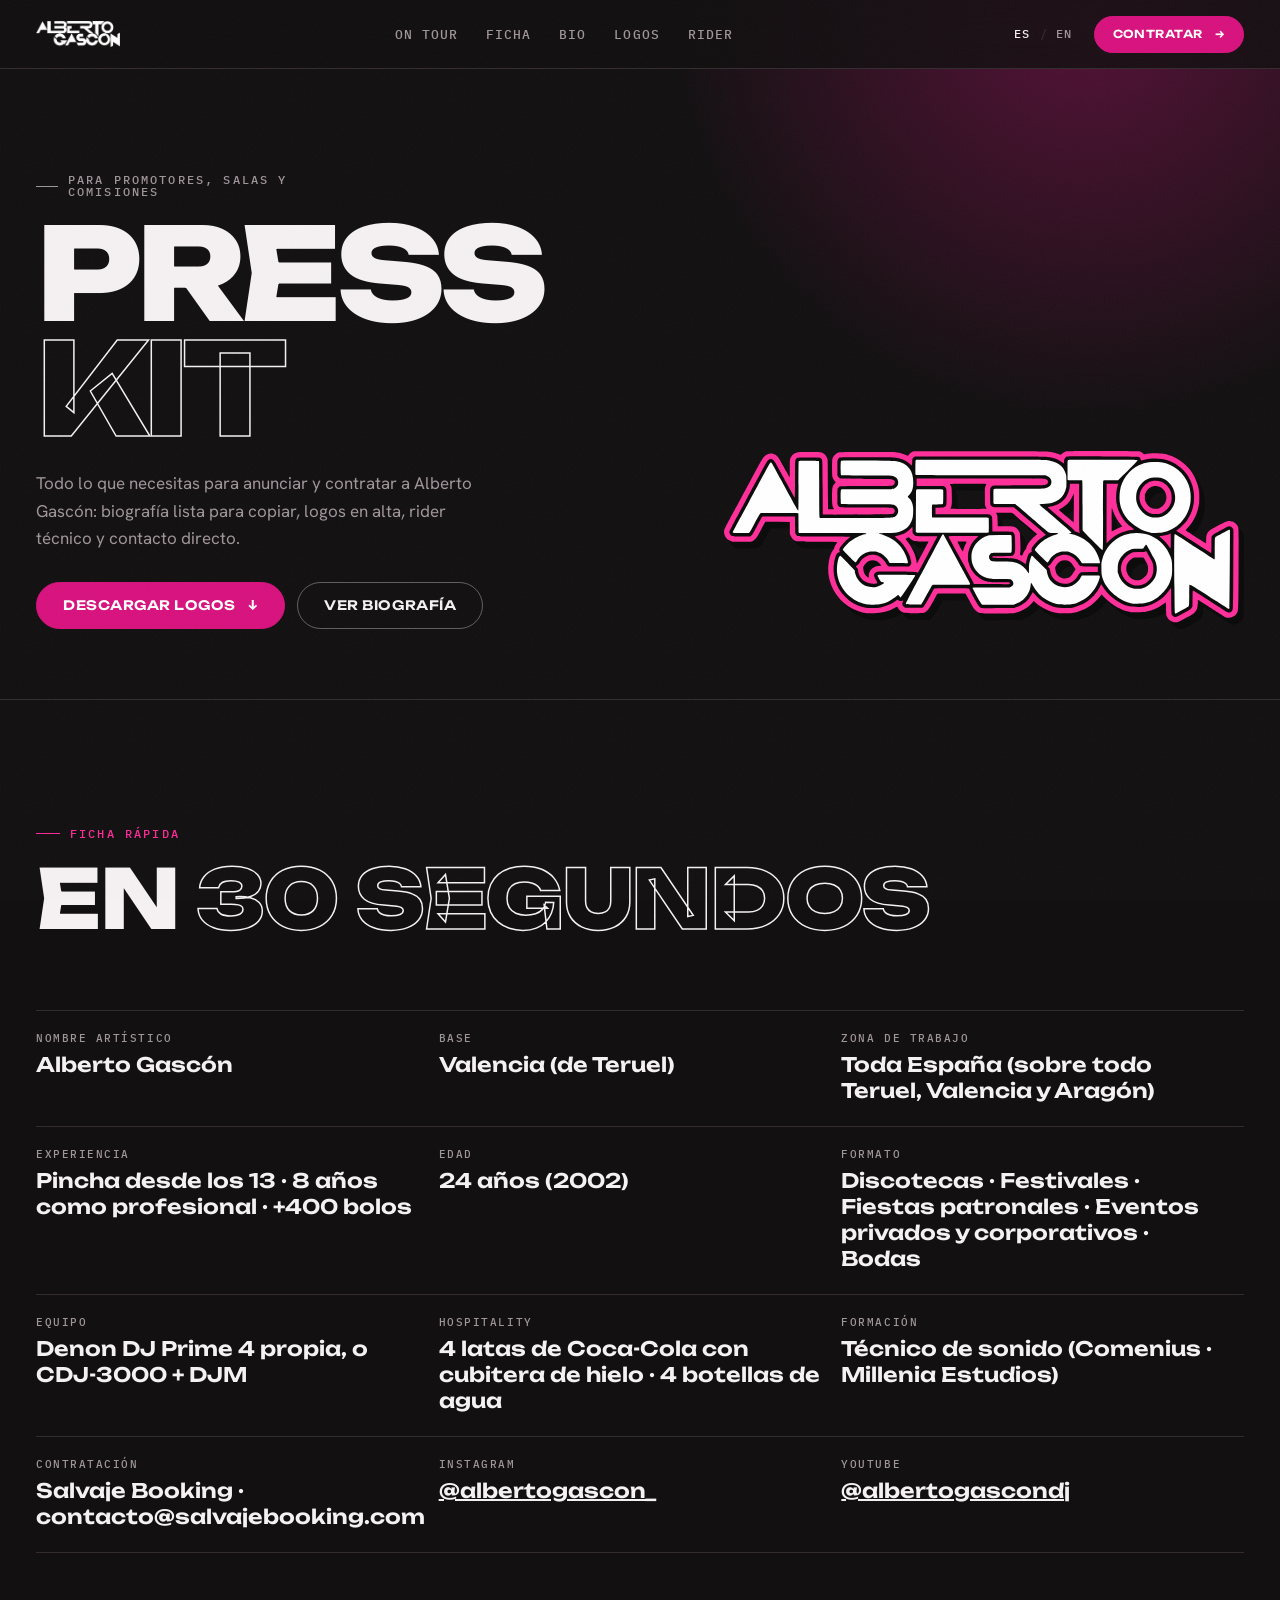
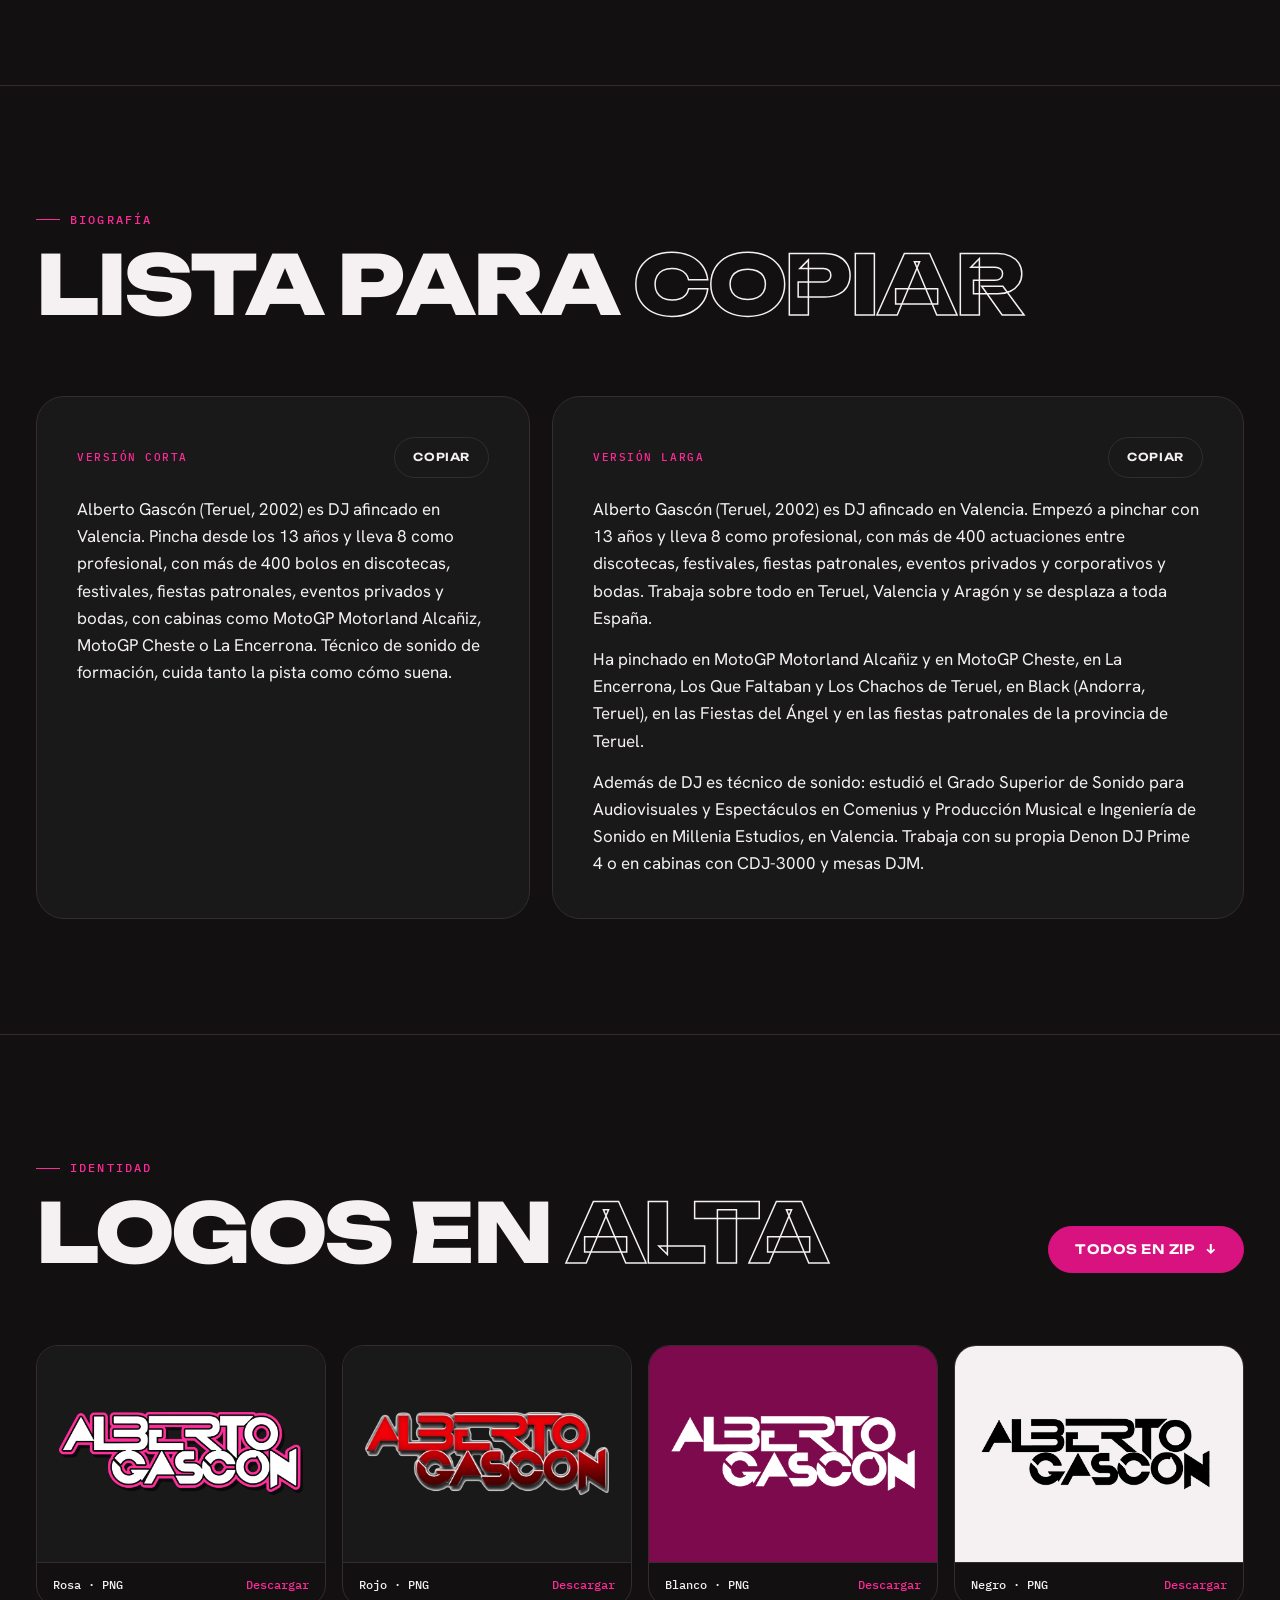
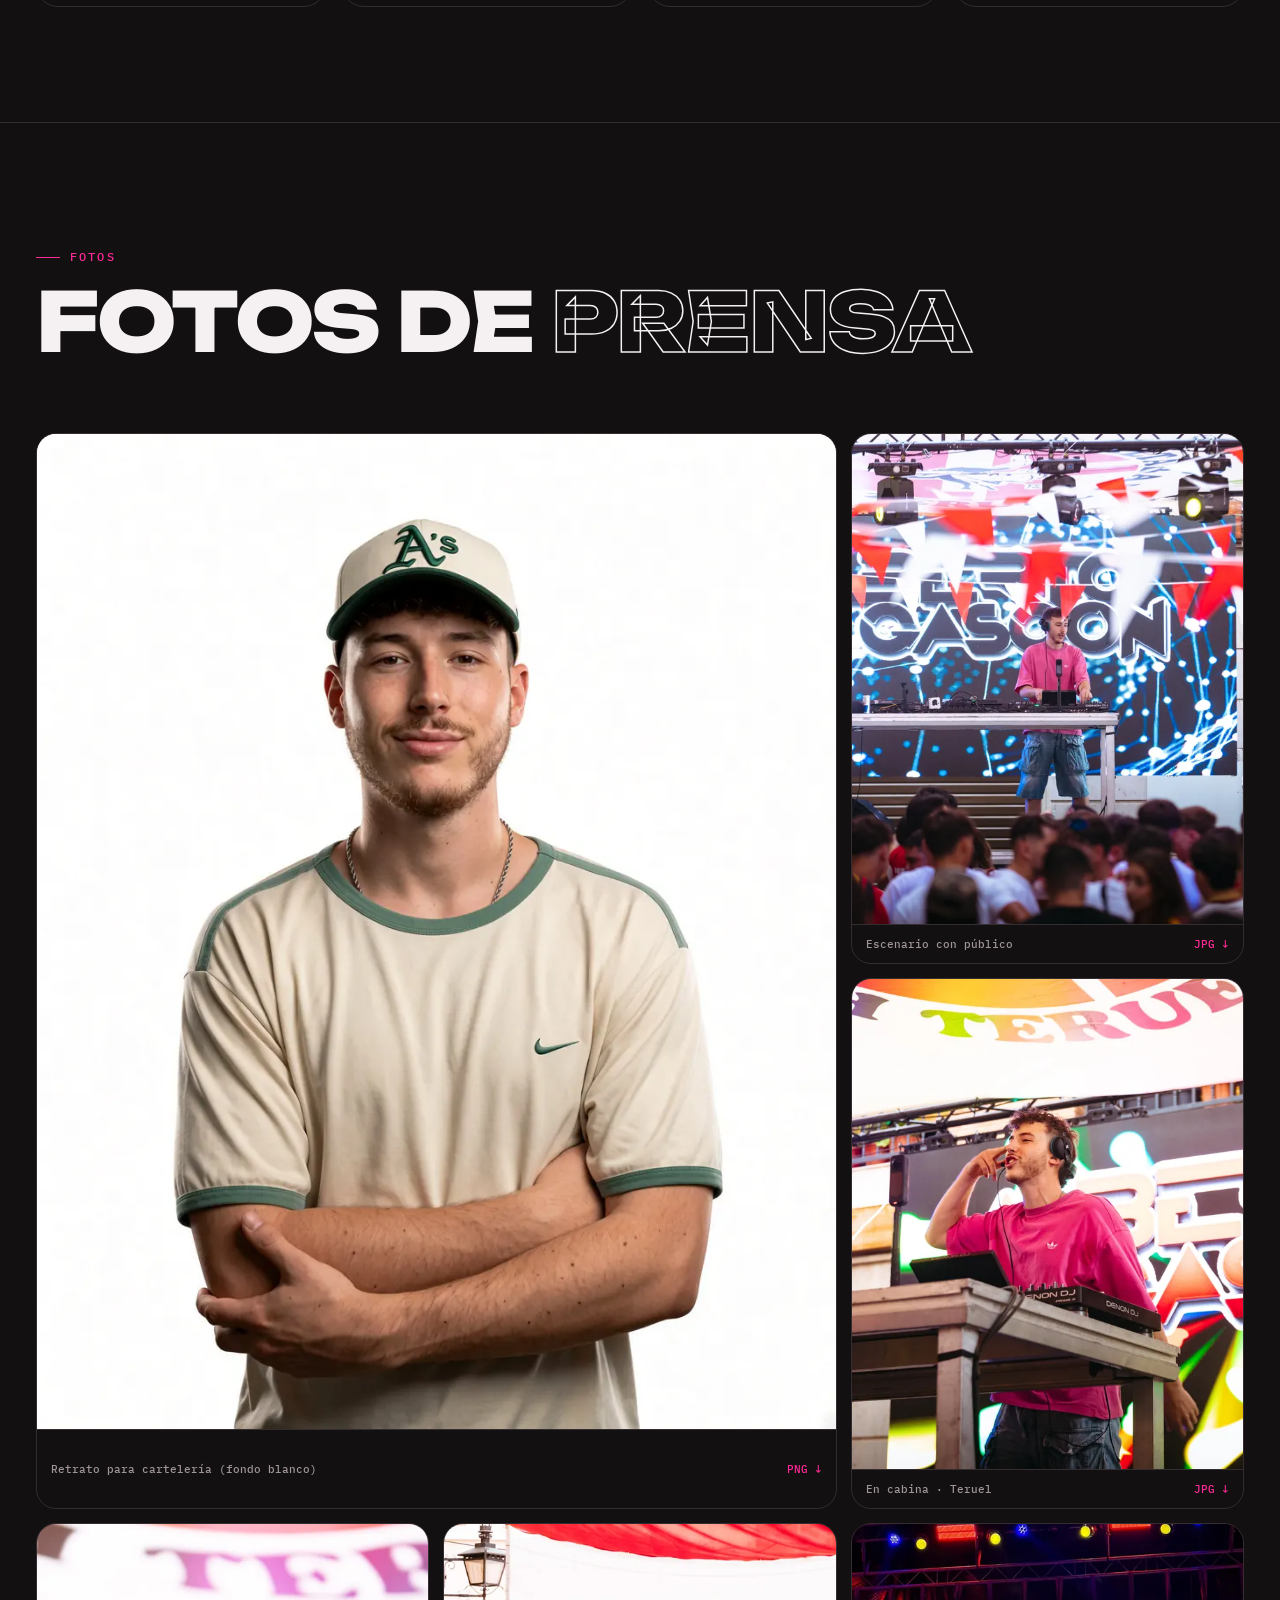
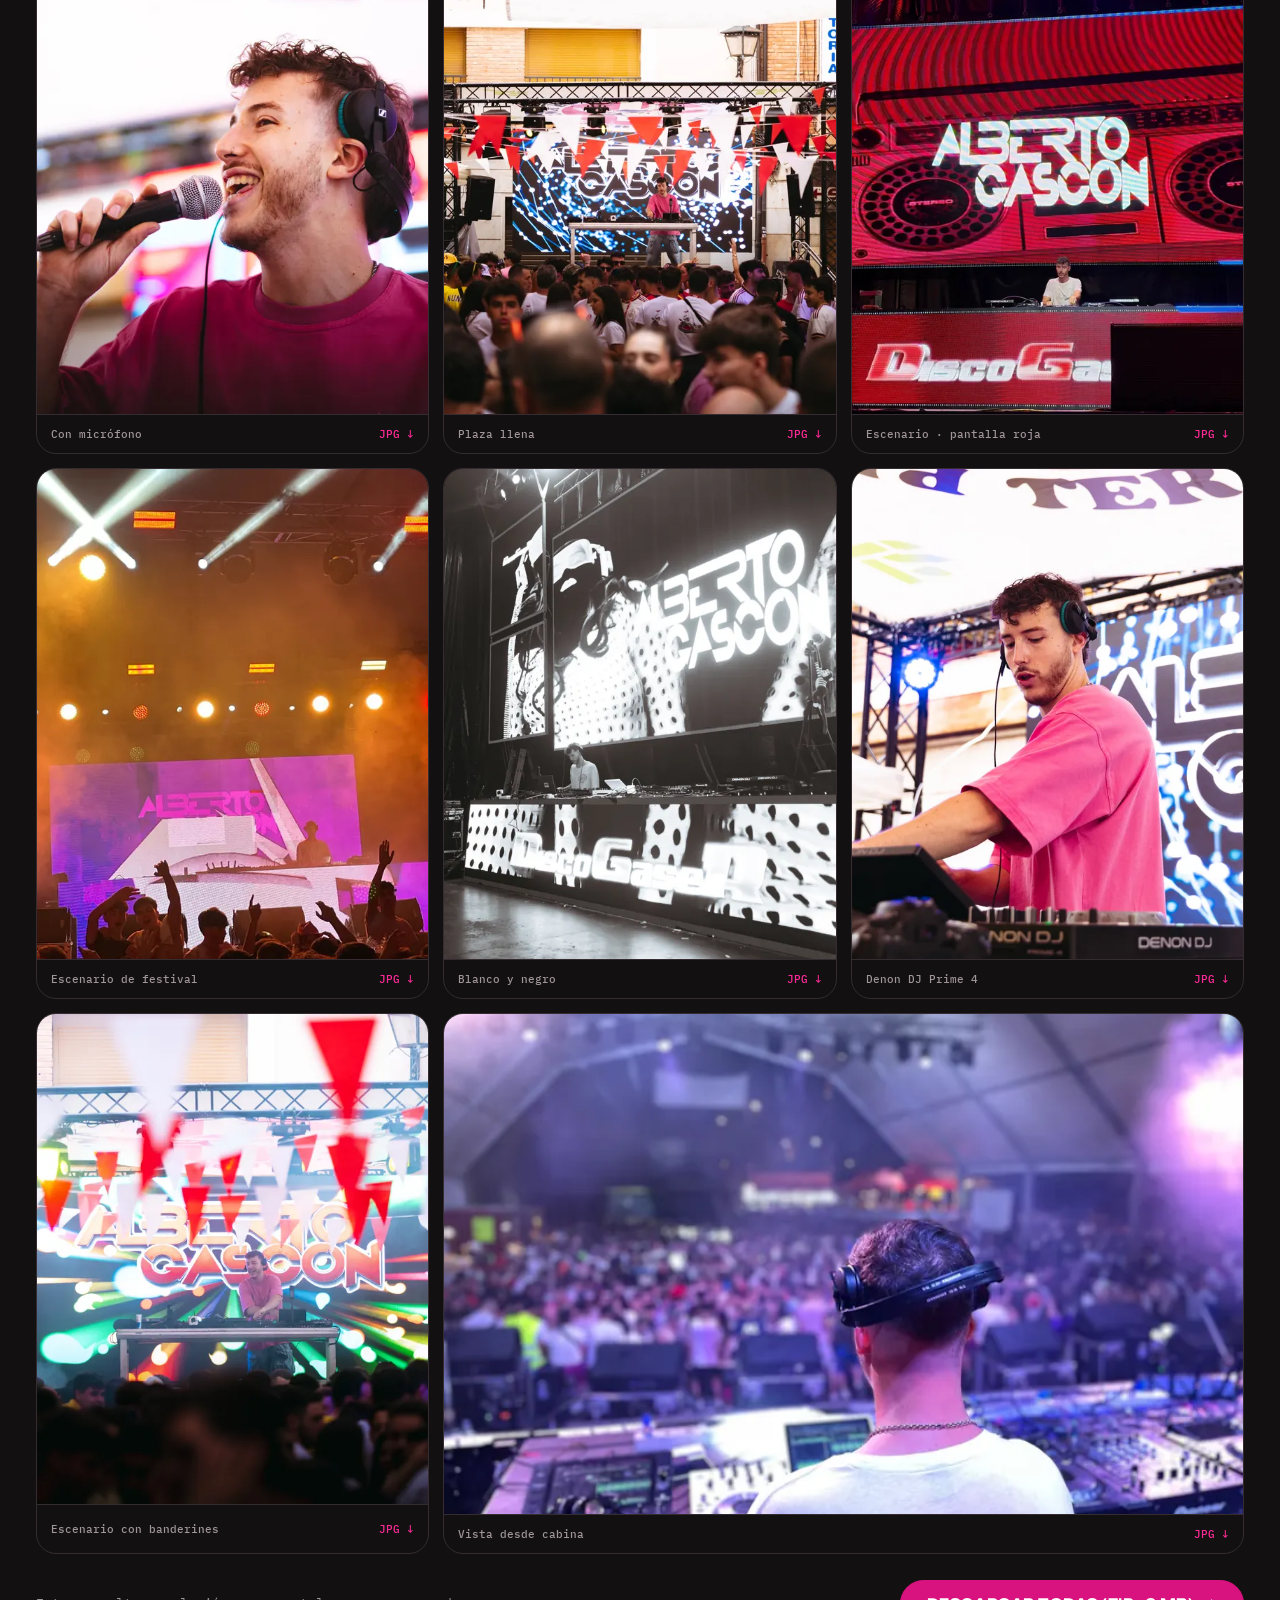
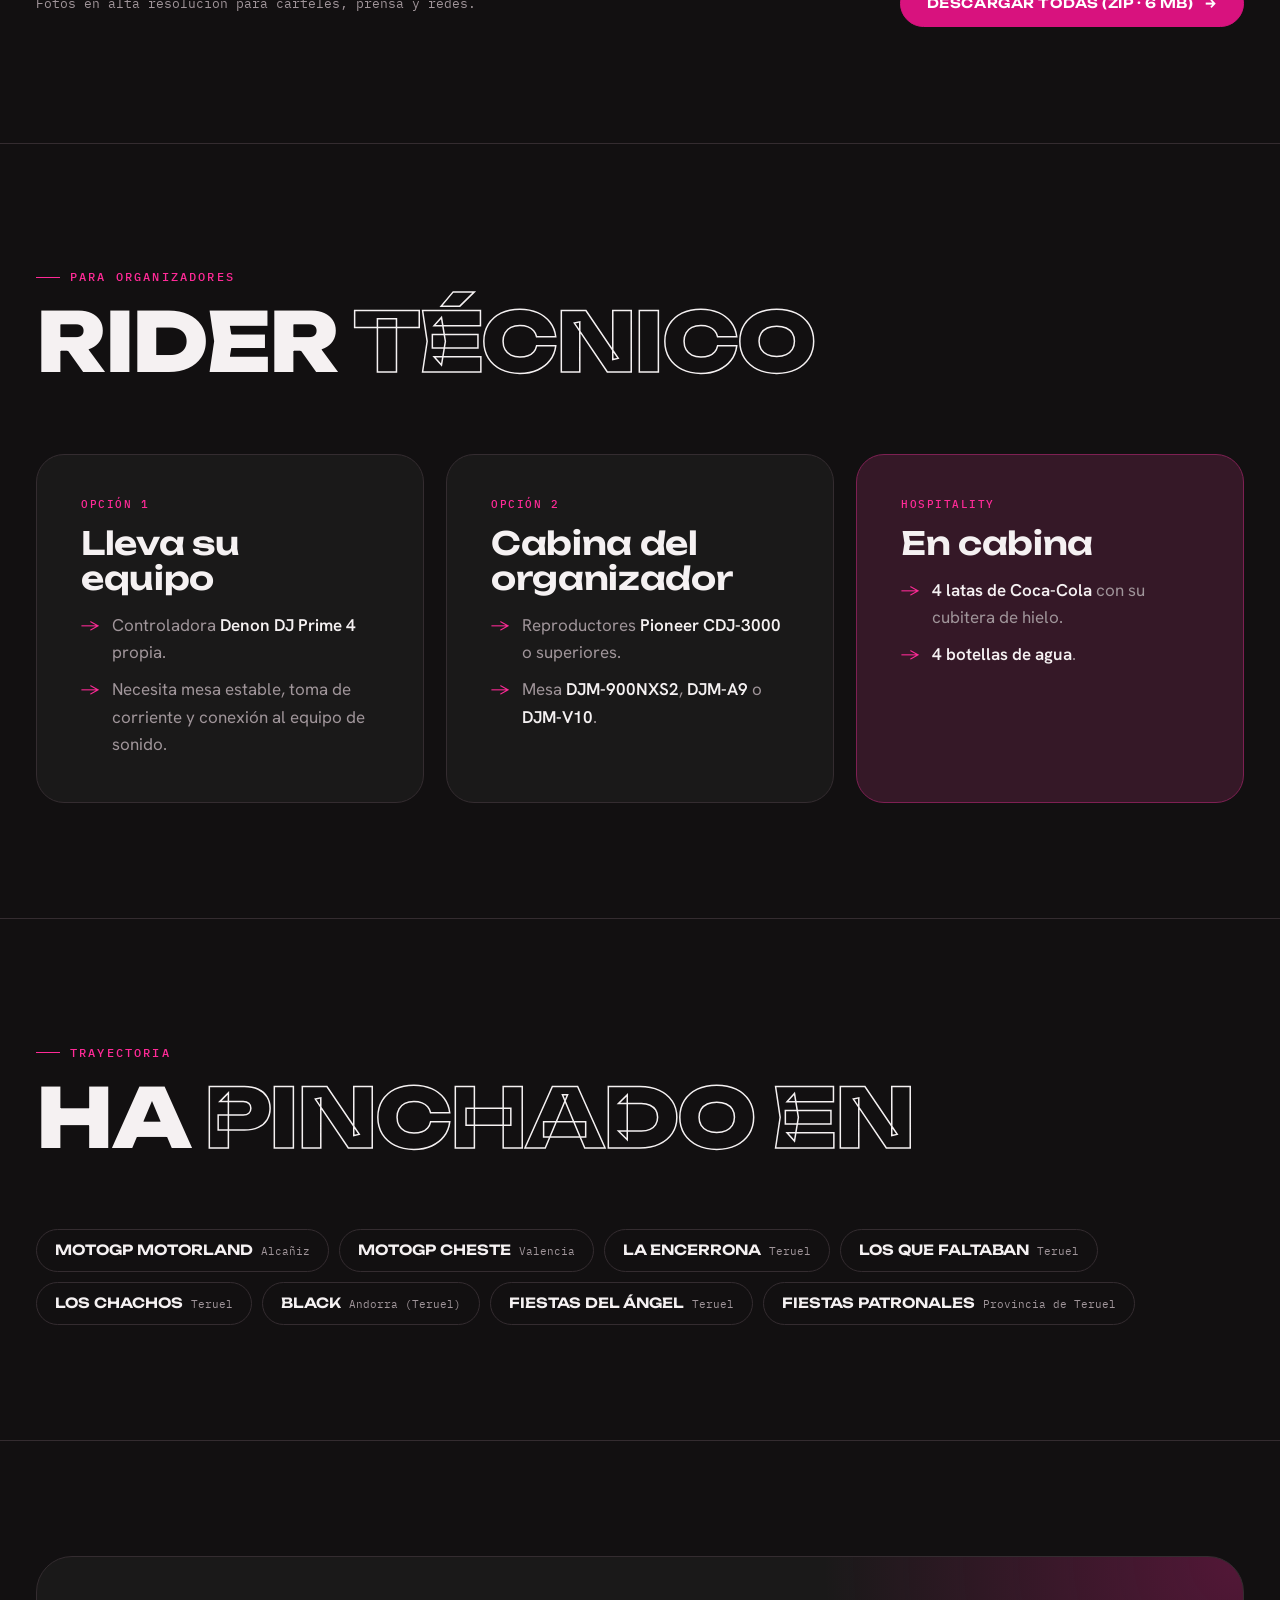
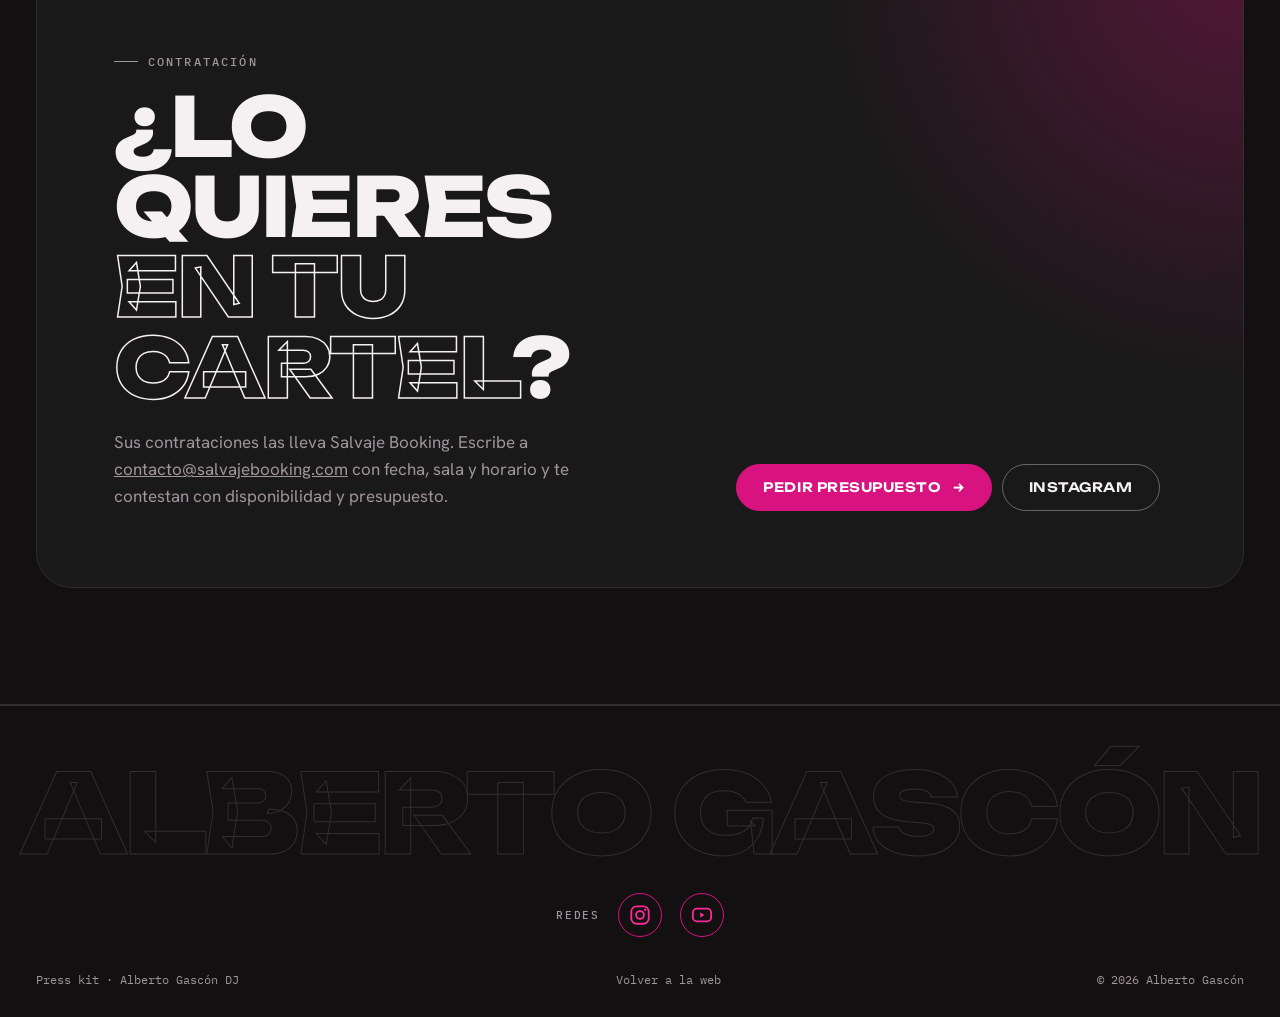
<file: presskit.html>
<!doctype html>
<html lang="es">
<head>
<meta charset="utf-8">
<meta name="viewport" content="width=device-width, initial-scale=1, viewport-fit=cover">






<!-- SEO -->
<title>Press kit de Alberto Gascón DJ | Bio, logos y rider</title>
<meta name="description" content="Press kit de Alberto Gascón, DJ de Teruel y Valencia: biografía corta y larga, logos en alta, rider técnico y contacto para promotores, salas y comisiones de fiestas.">
<link rel="canonical" href="https://albertogascon.com/presskit.html">
<link rel="alternate" hreflang="es" href="https://albertogascon.com/presskit.html">
<link rel="alternate" hreflang="en" href="https://albertogascon.com/en/presskit.html">
<link rel="alternate" hreflang="x-default" href="https://albertogascon.com/presskit.html">
<meta name="robots" content="index, follow, max-image-preview:large">
<meta name="author" content="Alberto Gascón">
<meta property="og:type" content="website">
<meta property="og:locale" content="es_ES">
<meta property="og:site_name" content="Alberto Gascón DJ">
<meta property="og:title" content="Press kit de Alberto Gascón DJ | Bio, logos y rider">
<meta property="og:description" content="Press kit de Alberto Gascón, DJ de Teruel y Valencia: biografía corta y larga, logos en alta, rider técnico y contacto para promotores, salas y comisiones de fiestas.">
<meta property="og:url" content="https://albertogascon.com/presskit.html">
<meta property="og:image" content="https://albertogascon.com/assets/img/og.jpg">
<meta property="og:image:width" content="1200">
<meta property="og:image:height" content="630">
<meta name="twitter:card" content="summary_large_image">
<link rel="icon" href="/favicon.ico" sizes="any">
<link rel="icon" type="image/svg+xml" href="/favicon.svg">
<link rel="apple-touch-icon" href="/assets/img/icons/apple-touch-icon.png">
<link rel="manifest" href="/site.webmanifest">
<!-- /SEO -->
<meta name="claude:viewport-fit-sides" content="cover">
<meta name="theme-color" content="#121011">
<link rel="preconnect" href="https://fonts.googleapis.com">
<link rel="preconnect" href="https://fonts.gstatic.com" crossorigin>
<link rel="stylesheet" href="https://fonts.googleapis.com/css2?family=Unbounded:wght@400;600;800&family=Hanken+Grotesk:wght@400;500;600&family=IBM+Plex+Mono:wght@400;500&display=swap">
<link rel="stylesheet" href="assets/css/site.css">
<style>
.pk-hero { padding-block: 150px 70px; position: relative; overflow: hidden; isolation: isolate; border-bottom: 1px solid var(--line) }
.pk-hero::before { content: ""; position: absolute; inset: 0; z-index: -1; background: radial-gradient(700px circle at 85% 0%, color-mix(in srgb, var(--pink) 35%, transparent), transparent 60%) }
.pk-hero .wrap { display: grid; grid-template-columns: 1.2fr 1fr; gap: clamp(28px, 5vw, 80px); align-items: end }
.pk-hero h1 { margin: 0; font: 800 clamp(48px, 10vw, 140px)/.9 var(--f-display); letter-spacing: -.05em; text-transform: uppercase }
.pk-hero h1 .out { color: transparent; -webkit-text-stroke: 1.5px var(--paper) }
.pk-hero p { color: var(--muted); max-width: 46ch; margin-top: 24px }
.pk-hero .actions { display: flex; flex-wrap: wrap; gap: 12px; margin-top: 30px }
.pk-hero img { width: 100%; height: auto; animation: logoIn 1.3s var(--ease-out) .2s both }
@media (max-width: 860px) { .pk-hero .wrap { grid-template-columns: 1fr } }
.pk section { padding-block: clamp(64px, 9vw, 120px); border-bottom: 1px solid var(--line) }
.facts { display: grid; grid-template-columns: repeat(3, minmax(0, 1fr)); border-top: 1px solid var(--line) }
.facts div { padding: 22px 18px 22px 0; border-bottom: 1px solid var(--line); display: grid; gap: 8px; align-content: start }
.facts dt { font: 500 11px/1 var(--f-mono); letter-spacing: .14em; text-transform: uppercase; color: var(--muted) }
.facts dd { margin: 0; font: 600 clamp(16px, 1.6vw, 20px)/1.3 var(--f-display) }
@media (max-width: 860px) { .facts { grid-template-columns: repeat(2, minmax(0, 1fr)) } }
@media (max-width: 460px) { .facts { grid-template-columns: 1fr } }
.bios { display: grid; grid-template-columns: 1fr 1.4fr; gap: 22px }
.bio { padding: clamp(24px, 3.5vw, 40px); border-radius: 28px; border: 1px solid var(--line); background: var(--ink-2); display: grid; gap: 18px; align-content: start; min-width: 0 }
.bio header { display: flex; justify-content: space-between; align-items: center; gap: 12px; flex-wrap: wrap }
.bio .tag { font: 500 11px/1 var(--f-mono); letter-spacing: .14em; text-transform: uppercase; color: var(--pink-hot) }
.bio .words { font: 400 11px/1 var(--f-mono); color: var(--muted) }
.bio-text { display: grid; gap: 14px; color: var(--paper) }
.copy { font: 600 11px/1 var(--f-display); letter-spacing: .06em; text-transform: uppercase; padding: 14px 18px; border-radius: 999px; border: 1px solid var(--line); background: transparent; color: var(--paper); cursor: pointer; transition: background .3s, border-color .3s }
.copy:hover { border-color: var(--pink); background: var(--pink) }
@media (max-width: 860px) { .bios { grid-template-columns: 1fr } }
.logos { display: grid; grid-template-columns: repeat(4, minmax(0, 1fr)); gap: 16px }
.logo-card { border-radius: 22px; border: 1px solid var(--line); overflow: hidden; display: grid; min-width: 0; transition: border-color .4s, transform .6s var(--ease-out) }
.logo-card:hover { border-color: var(--pink); transform: translateY(-6px) }
.logo-card .prev { aspect-ratio: 4/3; display: grid; place-items: center; padding: 22px }
.logo-card .prev img { max-height: 100%; width: auto }
.logo-card .prev.dark { background: var(--ink-2) }
.logo-card .prev.light { background: var(--paper) }
.logo-card .prev.pink { background: var(--pink-deep) }
.logo-card .meta { display: flex; justify-content: space-between; align-items: center; gap: 10px; padding: 14px 16px; border-top: 1px solid var(--line); font: 500 12px/1.3 var(--f-mono) }
.logo-card .meta a { color: var(--pink-hot); text-decoration: none; white-space: nowrap; padding: 12px 4px; margin: -12px -4px }
@media (max-width: 900px) { .logos { grid-template-columns: repeat(2, minmax(0, 1fr)) } }
@media (max-width: 460px) { .logos { grid-template-columns: 1fr } }
.photos { display: grid; grid-template-columns: repeat(3, minmax(0, 1fr)); grid-auto-flow: dense; gap: 14px }
.ph { border-radius: 20px; border: 1px solid var(--line); overflow: hidden; display: grid; grid-template-rows: auto 1fr; min-width: 0; margin: 0; transition: border-color .4s, transform .6s var(--ease-out) }
.ph:hover { border-color: var(--pink); transform: translateY(-6px) }
.ph .prev { aspect-ratio: 4/5; overflow: hidden; background: var(--ink-2) }
.ph .prev.light { background: #fff }
.ph .prev img { width: 100%; height: 100%; object-fit: cover; transition: transform 1.2s var(--ease-out) }
.ph .prev.light img { object-fit: contain }
.ph:hover .prev img { transform: scale(1.05) }
.ph figcaption { display: flex; justify-content: space-between; align-items: center; gap: 10px; padding: 12px 14px; border-top: 1px solid var(--line); font: 500 11px/1.35 var(--f-mono); color: var(--muted) }
.ph figcaption a { color: var(--pink-hot); text-decoration: none; white-space: nowrap; padding: 12px 4px; margin: -12px -4px }
.ph.feat { grid-column: span 2; grid-row: span 2 }
.ph.feat .prev { aspect-ratio: auto; height: 100% }
.ph.wide { grid-column: span 2 }
.ph.wide .prev { aspect-ratio: 8/5 }
.photos-foot { display: flex; flex-wrap: wrap; gap: 14px 24px; align-items: center; justify-content: space-between; margin-top: 26px; color: var(--muted); font: 400 13px/1.5 var(--f-mono) }
@media (max-width: 860px) { .photos { grid-template-columns: 1fr 1fr } .ph.feat { grid-row: auto } .ph.feat .prev { aspect-ratio: 4/5 } .ph.wide { grid-column: auto } .ph.wide .prev { aspect-ratio: 4/5 } }
@media (max-width: 480px) { .ph figcaption { flex-direction: column; align-items: flex-start } }
.mini-venues { display: flex; flex-wrap: wrap; gap: 10px }
.mini-venues span { padding: 12px 18px; border-radius: 999px; border: 1px solid var(--line); font: 600 14px/1.2 var(--f-display); text-transform: uppercase }
.mini-venues span small { font: 400 11px/1 var(--f-mono); color: var(--muted); text-transform: none; margin-left: 8px }
.social { display: flex; flex-wrap: wrap; gap: 10px }
</style>
<!-- JSONLD -->
<script type="application/ld+json">
{
 "@context": "https://schema.org",
 "@graph": [
  {
   "@type": "WebSite",
   "@id": "https://albertogascon.com/#web",
   "url": "https://albertogascon.com/",
   "name": "Alberto Gascón DJ",
   "inLanguage": "es-ES",
   "publisher": {
    "@id": "https://albertogascon.com/#alberto"
   }
  },
  {
   "@type": "Person",
   "@id": "https://albertogascon.com/#alberto",
   "name": "Alberto Gascón",
   "jobTitle": "DJ",
   "birthDate": "2002",
   "birthPlace": {
    "@type": "Place",
    "name": "Teruel, España"
   },
   "description": "DJ de Teruel con base en Valencia, pinchando desde los 13 años y profesional desde hace 8, para discotecas, festivales, fiestas patronales, eventos privados y corporativos y bodas.",
   "url": "https://albertogascon.com/",
   "image": "https://albertogascon.com/assets/img/og.jpg",
   "email": "contacto@salvajebooking.com",
   "sameAs": [
    "https://www.instagram.com/albertogascon_/",
    "https://www.youtube.com/@albertogascondj"
   ],
   "homeLocation": {
    "@type": "Place",
    "name": "Valencia, España"
   },
   "alumniOf": [
    {
     "@type": "EducationalOrganization",
     "name": "Comenius (Valencia)"
    },
    {
     "@type": "EducationalOrganization",
     "name": "Millenia Estudios (Valencia)"
    }
   ],
   "knowsAbout": [
    "DJ",
    "Sesiones de discoteca",
    "Fiestas patronales",
    "Bodas",
    "Técnico de sonido"
   ]
  }
 ]
}
</script>
<!-- /JSONLD -->
</head>
<body class="pk">

<nav id="nav" class="solid">
  <div class="wrap">
    <a class="brand" href="index.html" aria-label="Inicio"><img src="assets/img/logo-blanco.png" alt="Alberto Gascón"></a>
    <ul id="menu">
      <li style="--d:0"><a href="tour.html">On Tour</a></li>
      <li style="--d:1"><a href="#ficha">Ficha</a></li>
      <li style="--d:2"><a href="#bio">Bio</a></li>
      <li style="--d:3"><a href="#logos">Logos</a></li>
      <li style="--d:4"><a href="#rider">Rider</a></li>
    </ul>
    <div class="lang" aria-label="Idioma"><span aria-current="true">ES</span><a href="en/presskit.html" hreflang="en" lang="en" aria-label="English version">EN</a></div>
    <a class="btn small" href="index.html#presupuesto">Contratar <span class="arr">→</span></a>
    <button class="burger" type="button" aria-label="Abrir menú" aria-expanded="false" aria-controls="menu"><span></span><span></span></button>
  </div>
</nav>

<header class="pk-hero">
  <div class="wrap">
    <div>
      <p class="eyebrow">Para promotores, salas y comisiones</p>
      <h1>Press <span class="out">kit</span></h1>
      <p>Todo lo que necesitas para anunciar y contratar a Alberto Gascón: biografía lista para copiar, logos en alta, rider técnico y contacto directo.</p>
      <div class="actions">
        <a class="btn" href="assets/presskit/alberto-gascon-logos.zip" download>Descargar logos <span class="arr">↓</span></a>
        <a class="btn ghost" href="#bio">Ver biografía</a>
      </div>
    </div>
    <img src="assets/img/logo-rosa.svg" alt="Alberto Gascón" width="2841" height="970">
  </div>
</header>

<main>
<section id="ficha">
  <div class="wrap">
    <div class="sec-head reveal"><div><p class="eyebrow">Ficha rápida</p><h2>En <span class="out">30 segundos</span></h2></div></div>
    <dl class="facts reveal">
      <div><dt>Nombre artístico</dt><dd>Alberto Gascón</dd></div>
      <div><dt>Base</dt><dd>Valencia (de Teruel)</dd></div>
      <div><dt>Zona de trabajo</dt><dd>Toda España (sobre todo Teruel, Valencia y Aragón)</dd></div>
      <div><dt>Experiencia</dt><dd>Pincha desde los 13 · 8 años como profesional · +400 bolos</dd></div>
      <div><dt>Edad</dt><dd>24 años (2002)</dd></div>
      <div><dt>Formato</dt><dd>Discotecas · Festivales · Fiestas patronales · Eventos privados y corporativos · Bodas</dd></div>
      <div><dt>Equipo</dt><dd>Denon DJ Prime 4 propia, o CDJ-3000 + DJM</dd></div>
      <div><dt>Hospitality</dt><dd>4 latas de Coca-Cola con cubitera de hielo · 4 botellas de agua</dd></div>
      <div><dt>Formación</dt><dd>Técnico de sonido (Comenius · Millenia Estudios)</dd></div>
      <div><dt>Contratación</dt><dd>Salvaje Booking · contacto@salvajebooking.com</dd></div>
      <div><dt>Instagram</dt><dd><a href="https://www.instagram.com/albertogascon_/" target="_blank" rel="noopener">@albertogascon_</a></dd></div>
      <div><dt>YouTube</dt><dd><a href="https://www.youtube.com/@albertogascondj" target="_blank" rel="noopener">@albertogascondj</a></dd></div>
    </dl>
  </div>
</section>

<section id="bio">
  <div class="wrap">
    <div class="sec-head reveal"><div><p class="eyebrow">Biografía</p><h2>Lista para <span class="out">copiar</span></h2></div></div>
    <div class="bios reveal">
      <article class="bio">
        <header><span class="tag">Versión corta</span><button class="copy" type="button" data-copy="bio-corta">Copiar</button></header>
        <div class="bio-text" id="bio-corta">
          <p>Alberto Gascón (Teruel, 2002) es DJ afincado en Valencia. Pincha desde los 13 años y lleva 8 como profesional, con más de 400 bolos en discotecas, festivales, fiestas patronales, eventos privados y bodas, con cabinas como MotoGP Motorland Alcañiz, MotoGP Cheste o La Encerrona. Técnico de sonido de formación, cuida tanto la pista como cómo suena.</p>
        </div>
      </article>
      <article class="bio">
        <header><span class="tag">Versión larga</span><button class="copy" type="button" data-copy="bio-larga">Copiar</button></header>
        <div class="bio-text" id="bio-larga">
          <p>Alberto Gascón (Teruel, 2002) es DJ afincado en Valencia. Empezó a pinchar con 13 años y lleva 8 como profesional, con más de 400 actuaciones entre discotecas, festivales, fiestas patronales, eventos privados y corporativos y bodas. Trabaja sobre todo en Teruel, Valencia y Aragón y se desplaza a toda España.</p>
          <p>Ha pinchado en MotoGP Motorland Alcañiz y en MotoGP Cheste, en La Encerrona, Los Que Faltaban y Los Chachos de Teruel, en Black (Andorra, Teruel), en las Fiestas del Ángel y en las fiestas patronales de la provincia de Teruel.</p>
          <p>Además de DJ es técnico de sonido: estudió el Grado Superior de Sonido para Audiovisuales y Espectáculos en Comenius y Producción Musical e Ingeniería de Sonido en Millenia Estudios, en Valencia. Trabaja con su propia Denon DJ Prime 4 o en cabinas con CDJ-3000 y mesas DJM.</p>
        </div>
      </article>
    </div>
  </div>
</section>

<section id="logos">
  <div class="wrap">
    <div class="sec-head reveal">
      <div><p class="eyebrow">Identidad</p><h2>Logos en <span class="out">alta</span></h2></div>
      <a class="btn" href="assets/presskit/alberto-gascon-logos.zip" download>Todos en ZIP <span class="arr">↓</span></a>
    </div>
    <div class="logos reveal">
      <div class="logo-card"><div class="prev dark"><img src="assets/img/logo-rosa.png" alt="Logo rosa"></div><div class="meta"><span>Rosa · PNG</span><a href="assets/logos/alberto-gascon-logo-pink.png" download>Descargar</a></div></div>
      <div class="logo-card"><div class="prev dark"><img src="assets/img/logo-rojo.png" alt="Logo rojo"></div><div class="meta"><span>Rojo · PNG</span><a href="assets/logos/LogoRojo.png" download>Descargar</a></div></div>
      <div class="logo-card"><div class="prev pink"><img src="assets/img/logo-blanco.png" alt="Logo blanco"></div><div class="meta"><span>Blanco · PNG</span><a href="assets/logos/logo_blanco.png" download>Descargar</a></div></div>
      <div class="logo-card"><div class="prev light"><img src="assets/logos/logo.png" alt="Logo negro"></div><div class="meta"><span>Negro · PNG</span><a href="assets/logos/logo.png" download>Descargar</a></div></div>
    </div>
  </div>
</section>

<section id="fotos">
  <div class="wrap">
    <div class="sec-head reveal"><div><p class="eyebrow">Fotos</p><h2>Fotos de <span class="out">prensa</span></h2></div></div>
    <div class="photos reveal">
      <figure class="ph feat"><div class="prev light"><img src="assets/img/fotos/alberto-gascon-dj-retrato-fondo-blanco-cartel-700.webp" srcset="assets/img/fotos/alberto-gascon-dj-retrato-fondo-blanco-cartel-700.webp 560w, assets/img/fotos/alberto-gascon-dj-retrato-fondo-blanco-cartel-1400.webp 1120w" sizes="(max-width: 860px) 46vw, 48vw" loading="lazy" alt="Retrato de Alberto Gascón sobre fondo blanco, pensado para carteles"></div><figcaption><span>Retrato para cartelería (fondo blanco)</span><a href="assets/presskit/fotos/alberto-gascon-dj-retrato-fondo-blanco-cartel.png" download>PNG ↓</a></figcaption></figure>
      <figure class="ph"><div class="prev"><img src="assets/img/fotos/alberto-gascon-dj-fiestas-teruel-escenario-01-700.webp" srcset="assets/img/fotos/alberto-gascon-dj-fiestas-teruel-escenario-01-700.webp 560w, assets/img/fotos/alberto-gascon-dj-fiestas-teruel-escenario-01-1400.webp 1120w" sizes="(max-width: 860px) 46vw, 32vw" loading="lazy" alt="Alberto Gascón en el escenario de unas fiestas, con el público delante"></div><figcaption><span>Escenario con público</span><a href="assets/presskit/fotos/alberto-gascon-dj-fiestas-teruel-escenario-01.jpg" download>JPG ↓</a></figcaption></figure>
      <figure class="ph"><div class="prev"><img src="assets/img/fotos/alberto-gascon-dj-cabina-fiestas-teruel-700.webp" srcset="assets/img/fotos/alberto-gascon-dj-cabina-fiestas-teruel-700.webp 560w, assets/img/fotos/alberto-gascon-dj-cabina-fiestas-teruel-1400.webp 1120w" sizes="(max-width: 860px) 46vw, 32vw" loading="lazy" alt="Alberto Gascón en la cabina de unas fiestas en Teruel"></div><figcaption><span>En cabina · Teruel</span><a href="assets/presskit/fotos/alberto-gascon-dj-cabina-fiestas-teruel.jpg" download>JPG ↓</a></figcaption></figure>
      <figure class="ph"><div class="prev"><img src="assets/img/fotos/alberto-gascon-dj-retrato-microfono-700.webp" srcset="assets/img/fotos/alberto-gascon-dj-retrato-microfono-700.webp 560w, assets/img/fotos/alberto-gascon-dj-retrato-microfono-1400.webp 1120w" sizes="(max-width: 860px) 46vw, 32vw" loading="lazy" alt="Alberto Gascón con el micrófono en la mano durante una sesión"></div><figcaption><span>Con micrófono</span><a href="assets/presskit/fotos/alberto-gascon-dj-retrato-microfono.jpg" download>JPG ↓</a></figcaption></figure>
      <figure class="ph"><div class="prev"><img src="assets/img/fotos/alberto-gascon-dj-fiestas-teruel-plaza-700.webp" srcset="assets/img/fotos/alberto-gascon-dj-fiestas-teruel-plaza-700.webp 560w, assets/img/fotos/alberto-gascon-dj-fiestas-teruel-plaza-1400.webp 1120w" sizes="(max-width: 860px) 46vw, 32vw" loading="lazy" alt="Alberto Gascón pinchando en la plaza durante unas fiestas"></div><figcaption><span>Plaza llena</span><a href="assets/presskit/fotos/alberto-gascon-dj-fiestas-teruel-plaza.jpg" download>JPG ↓</a></figcaption></figure>
      <figure class="ph"><div class="prev"><img src="assets/img/fotos/alberto-gascon-dj-escenario-pantalla-roja-700.webp" srcset="assets/img/fotos/alberto-gascon-dj-escenario-pantalla-roja-700.webp 560w, assets/img/fotos/alberto-gascon-dj-escenario-pantalla-roja-1400.webp 1120w" sizes="(max-width: 860px) 46vw, 32vw" loading="lazy" alt="Alberto Gascón en un escenario con pantalla de luces rojas"></div><figcaption><span>Escenario · pantalla roja</span><a href="assets/presskit/fotos/alberto-gascon-dj-escenario-pantalla-roja.jpg" download>JPG ↓</a></figcaption></figure>
      <figure class="ph"><div class="prev"><img src="assets/img/fotos/alberto-gascon-dj-escenario-festival-700.webp" srcset="assets/img/fotos/alberto-gascon-dj-escenario-festival-700.webp 560w, assets/img/fotos/alberto-gascon-dj-escenario-festival-1400.webp 1120w" sizes="(max-width: 860px) 46vw, 32vw" loading="lazy" alt="Alberto Gascón pinchando en un escenario de festival"></div><figcaption><span>Escenario de festival</span><a href="assets/presskit/fotos/alberto-gascon-dj-escenario-festival.jpg" download>JPG ↓</a></figcaption></figure>
      <figure class="ph"><div class="prev"><img src="assets/img/fotos/alberto-gascon-dj-escenario-blanco-y-negro-700.webp" srcset="assets/img/fotos/alberto-gascon-dj-escenario-blanco-y-negro-700.webp 560w, assets/img/fotos/alberto-gascon-dj-escenario-blanco-y-negro-1400.webp 1120w" sizes="(max-width: 860px) 46vw, 32vw" loading="lazy" alt="Alberto Gascón en el escenario, foto en blanco y negro"></div><figcaption><span>Blanco y negro</span><a href="assets/presskit/fotos/alberto-gascon-dj-escenario-blanco-y-negro.jpg" download>JPG ↓</a></figcaption></figure>
      <figure class="ph"><div class="prev"><img src="assets/img/fotos/alberto-gascon-dj-cabina-denon-prime-4-700.webp" srcset="assets/img/fotos/alberto-gascon-dj-cabina-denon-prime-4-700.webp 560w, assets/img/fotos/alberto-gascon-dj-cabina-denon-prime-4-1400.webp 1120w" sizes="(max-width: 860px) 46vw, 32vw" loading="lazy" alt="Alberto Gascón en cabina con la Denon DJ Prime 4"></div><figcaption><span>Denon DJ Prime 4</span><a href="assets/presskit/fotos/alberto-gascon-dj-cabina-denon-prime-4.jpg" download>JPG ↓</a></figcaption></figure>
      <figure class="ph"><div class="prev"><img src="assets/img/fotos/alberto-gascon-dj-fiestas-teruel-escenario-02-700.webp" srcset="assets/img/fotos/alberto-gascon-dj-fiestas-teruel-escenario-02-700.webp 560w, assets/img/fotos/alberto-gascon-dj-fiestas-teruel-escenario-02-1400.webp 1120w" sizes="(max-width: 860px) 46vw, 32vw" loading="lazy" alt="Alberto Gascón en el escenario de unas fiestas, con banderines y público"></div><figcaption><span>Escenario con banderines</span><a href="assets/presskit/fotos/alberto-gascon-dj-fiestas-teruel-escenario-02.jpg" download>JPG ↓</a></figcaption></figure>
      <figure class="ph wide"><div class="prev"><img src="assets/img/fotos/alberto-gascon-dj-carpa-vista-cabina-700.webp" srcset="assets/img/fotos/alberto-gascon-dj-carpa-vista-cabina-700.webp 560w, assets/img/fotos/alberto-gascon-dj-carpa-vista-cabina-1400.webp 1120w" sizes="(max-width: 860px) 46vw, 32vw" loading="lazy" alt="Vista de la carpa llena de gente desde la cabina de Alberto Gascón"></div><figcaption><span>Vista desde cabina</span><a href="assets/presskit/fotos/alberto-gascon-dj-carpa-vista-cabina.jpg" download>JPG ↓</a></figcaption></figure>
    </div>
    <div class="photos-foot reveal">
      <span>Fotos en alta resolución para carteles, prensa y redes.</span>
      <a class="btn" href="assets/presskit/alberto-gascon-fotos-prensa.zip" download>Descargar todas (ZIP · 6 MB) <span class="arr">→</span></a>
    </div>
  </div>
</section>

<section id="rider">
  <div class="wrap">
    <div class="sec-head reveal"><div><p class="eyebrow">Para organizadores</p><h2>Rider <span class="out">técnico</span></h2></div></div>
    <div class="rider three reveal">
      <div class="opt"><span class="tag">Opción 1</span><h3>Lleva su equipo</h3><ul><li><span>Controladora <b>Denon DJ Prime 4</b> propia.</span></li><li><span>Necesita mesa estable, toma de corriente y conexión al equipo de sonido.</span></li></ul></div>
      <div class="opt"><span class="tag">Opción 2</span><h3>Cabina del organizador</h3><ul><li><span>Reproductores <b>Pioneer CDJ-3000</b> o superiores.</span></li><li><span>Mesa <b>DJM-900NXS2</b>, <b>DJM-A9</b> o <b>DJM-V10</b>.</span></li></ul></div>
      <div class="opt hosp"><span class="tag">Hospitality</span><h3>En cabina</h3><ul><li><span><b>4 latas de Coca-Cola</b> con su cubitera de hielo.</span></li><li><span><b>4 botellas de agua</b>.</span></li></ul></div>
    </div>
  </div>
</section>

<section id="cabinas">
  <div class="wrap">
    <div class="sec-head reveal"><div><p class="eyebrow">Trayectoria</p><h2>Ha <span class="out">pinchado en</span></h2></div></div>
    <div class="mini-venues reveal">
      <span>MotoGP Motorland<small>Alcañiz</small></span>
      <span>MotoGP Cheste<small>Valencia</small></span>
      <span>La Encerrona<small>Teruel</small></span>
      <span>Los Que Faltaban<small>Teruel</small></span>
      <span>Los Chachos<small>Teruel</small></span>
      <span>Black<small>Andorra (Teruel)</small></span>
      <span>Fiestas del Ángel<small>Teruel</small></span>
      <span>Fiestas patronales<small>Provincia de Teruel</small></span>
    </div>
  </div>
</section>

<section id="contacto">
  <div class="wrap">
    <div class="booking reveal">
      <div>
        <p class="eyebrow">Contratación</p>
        <h2>¿Lo quieres <span class="out">en tu cartel</span>?</h2>
        <p>Sus contrataciones las lleva Salvaje Booking. Escribe a <a href="mailto:contacto@salvajebooking.com">contacto@salvajebooking.com</a> con fecha, sala y horario y te contestan con disponibilidad y presupuesto.</p>
      </div>
      <div class="social">
        <a class="btn" href="index.html#presupuesto">Pedir presupuesto <span class="arr">→</span></a>
        <a class="btn ghost" href="https://www.instagram.com/albertogascon_/" target="_blank" rel="noopener">Instagram</a>
      </div>
    </div>
  </div>
</section>
</main>

<footer>
  <div class="big" aria-hidden="true">Alberto Gascón</div>
  <div class="wrap social-row"><span class="label">Redes</span><a class="ig" href="https://www.instagram.com/albertogascon_/" target="_blank" rel="noopener" aria-label="Instagram de Alberto Gascón"><svg viewBox="0 0 24 24" aria-hidden="true"><rect x="2.5" y="2.5" width="19" height="19" rx="5.5" fill="none" stroke="currentColor" stroke-width="2"/><circle cx="12" cy="12" r="4.3" fill="none" stroke="currentColor" stroke-width="2"/><circle cx="17.6" cy="6.4" r="1.3" fill="currentColor"/></svg></a><a class="ig" href="https://www.youtube.com/@albertogascondj" target="_blank" rel="noopener" aria-label="YouTube de Alberto Gascón"><svg viewBox="0 0 24 24" aria-hidden="true"><rect x="2" y="5" width="20" height="14" rx="4.5" fill="none" stroke="currentColor" stroke-width="2"/><path d="M10 9.2v5.6l4.8-2.8z" fill="currentColor"/></svg></a></div>
  <div class="wrap row">
    <span>Press kit · Alberto Gascón DJ</span>
    <span><a href="index.html">Volver a la web</a></span>
    <span>© 2026 Alberto Gascón</span>
  </div>
</footer>

<script>
document.querySelectorAll('[data-copy]').forEach(function (b) {
  b.addEventListener('click', function () {
    var el = document.getElementById(b.dataset.copy);
    var text = Array.prototype.map.call(el.querySelectorAll('p'), function (p) { return p.textContent; }).join('\n\n');
    function done() { b.textContent = 'Copiada'; setTimeout(function () { b.textContent = 'Copiar'; }, 1800); }
    function fallback() { var r = document.createRange(); r.selectNodeContents(el); var s = window.getSelection(); s.removeAllRanges(); s.addRange(r); b.textContent = 'Seleccionada'; }
    if (navigator.clipboard) navigator.clipboard.writeText(text).then(done, fallback); else fallback();
  });
});
</script>
<script src="assets/js/lenis.min.js"></script>
<script src="assets/js/smooth.js"></script>
</body>
</html>
</file>
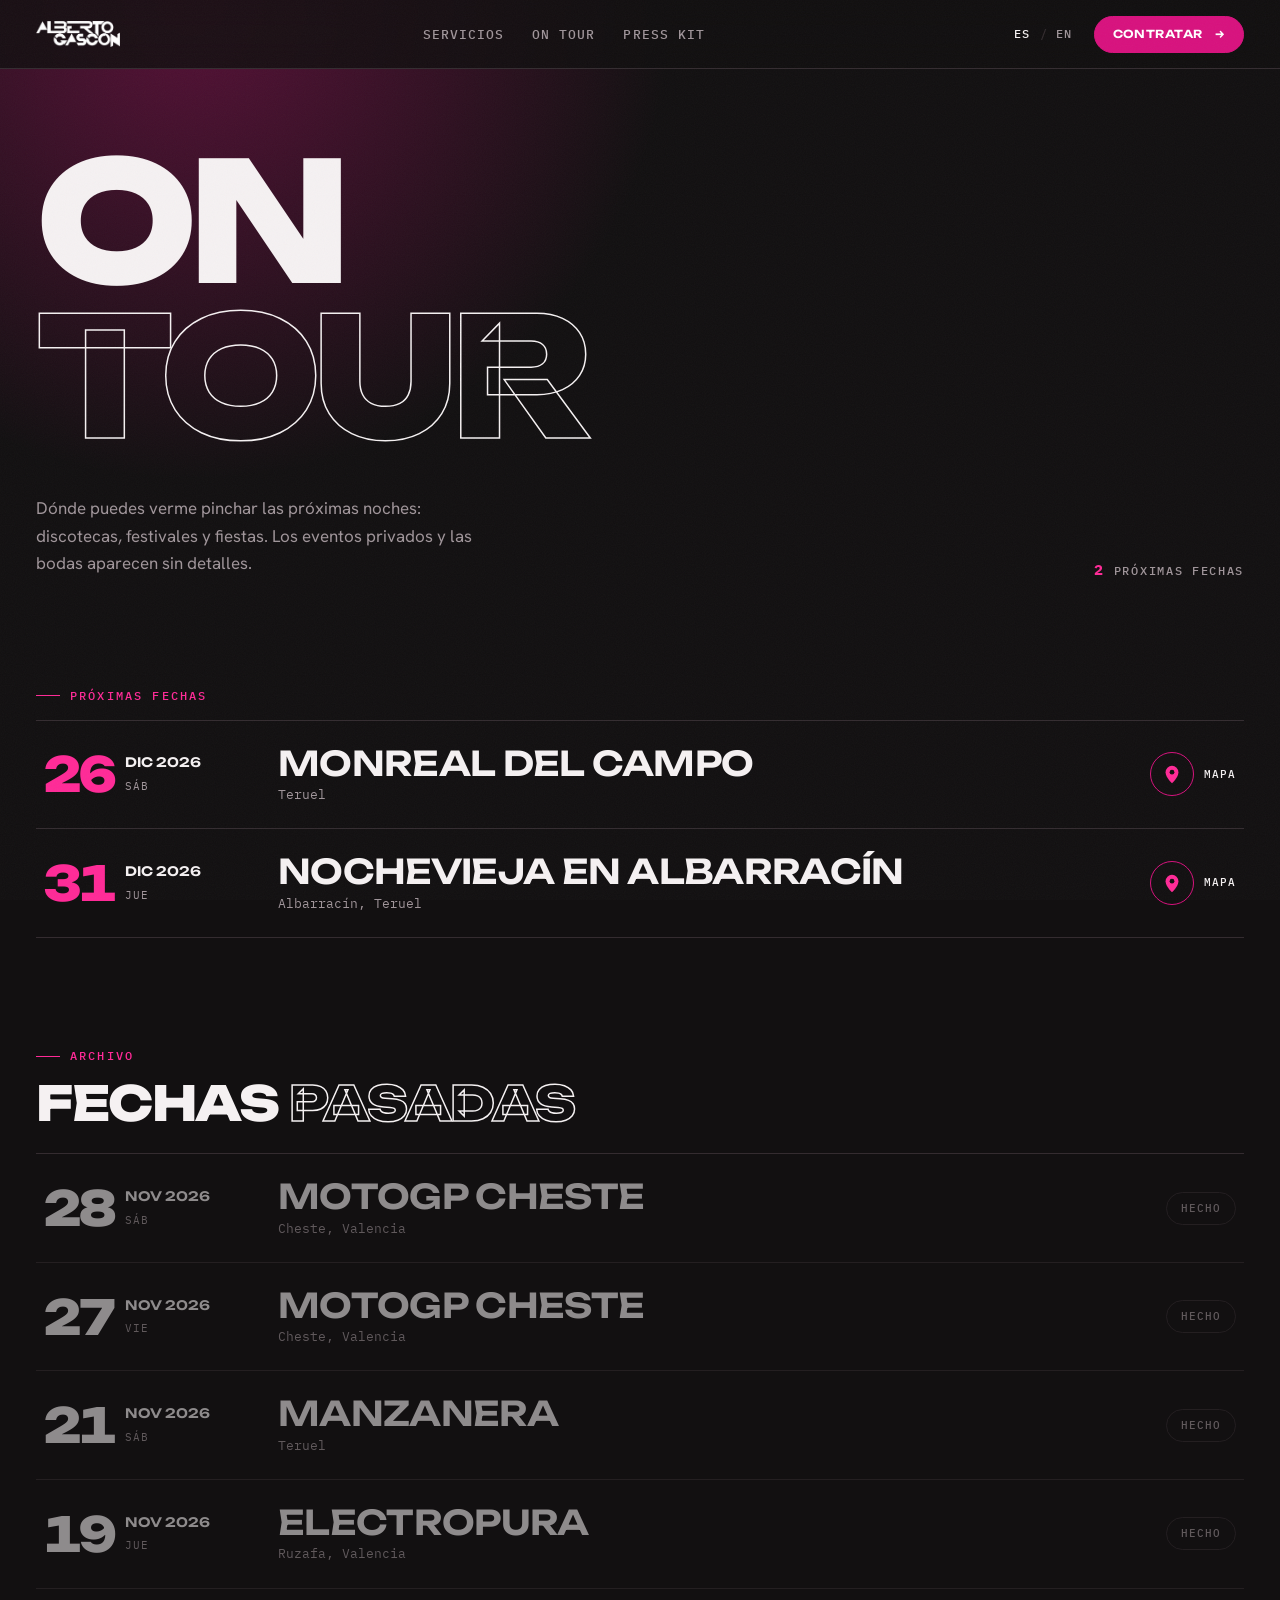
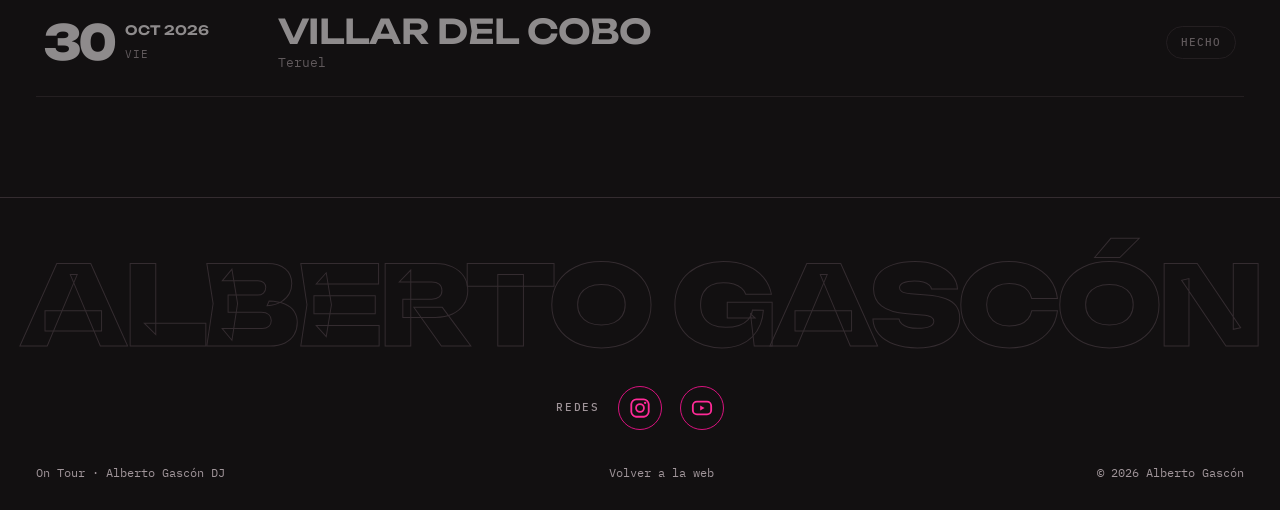
<file: tour.html>
<!doctype html>
<html lang="es">
<head>
<meta charset="utf-8">
<meta name="viewport" content="width=device-width, initial-scale=1, viewport-fit=cover">






<!-- SEO -->
<title>Próximas fechas de Alberto Gascón DJ | On Tour</title>
<meta name="description" content="Próximas fechas de Alberto Gascón, DJ: discotecas, festivales y fiestas patronales en Teruel, Valencia y toda España. Consulta dónde pincha las próximas noches.">
<link rel="canonical" href="https://albertogascon.com/tour.html">
<link rel="alternate" hreflang="es" href="https://albertogascon.com/tour.html">
<link rel="alternate" hreflang="en" href="https://albertogascon.com/en/tour.html">
<link rel="alternate" hreflang="x-default" href="https://albertogascon.com/tour.html">
<meta name="robots" content="index, follow, max-image-preview:large">
<meta name="author" content="Alberto Gascón">
<meta property="og:type" content="website">
<meta property="og:locale" content="es_ES">
<meta property="og:site_name" content="Alberto Gascón DJ">
<meta property="og:title" content="Próximas fechas de Alberto Gascón DJ | On Tour">
<meta property="og:description" content="Próximas fechas de Alberto Gascón, DJ: discotecas, festivales y fiestas patronales en Teruel, Valencia y toda España. Consulta dónde pincha las próximas noches.">
<meta property="og:url" content="https://albertogascon.com/tour.html">
<meta property="og:image" content="https://albertogascon.com/assets/img/og.jpg">
<meta property="og:image:width" content="1200">
<meta property="og:image:height" content="630">
<meta name="twitter:card" content="summary_large_image">
<link rel="icon" href="/favicon.ico" sizes="any">
<link rel="icon" type="image/svg+xml" href="/favicon.svg">
<link rel="apple-touch-icon" href="/assets/img/icons/apple-touch-icon.png">
<link rel="manifest" href="/site.webmanifest">
<!-- /SEO -->
<meta name="claude:viewport-fit-sides" content="cover">
<meta name="theme-color" content="#121011">
<link rel="preconnect" href="https://fonts.googleapis.com">
<link rel="preconnect" href="https://fonts.gstatic.com" crossorigin>
<link rel="stylesheet" href="https://fonts.googleapis.com/css2?family=Unbounded:wght@400;600;800&family=Hanken+Grotesk:wght@400;500;600&family=IBM+Plex+Mono:wght@400;500&display=swap">
<link rel="stylesheet" href="assets/css/site.css">
<style>
.tour-hero { padding-block: 150px 60px; position: relative; overflow: hidden; isolation: isolate }
.tour-hero::before { content: ""; position: absolute; inset: 0; z-index: -1; background: radial-gradient(800px circle at 15% 0%, color-mix(in srgb, var(--pink) 35%, transparent), transparent 60%) }
.tour-hero h1 { margin: 0; font: 800 clamp(56px, 13vw, 190px)/.85 var(--f-display); letter-spacing: -.055em; text-transform: uppercase }
.tour-hero h1 .out { color: transparent; -webkit-text-stroke: 1.5px var(--paper) }
.tour-hero .line-mask:nth-child(1) > span { animation-delay: .1s }
.tour-hero .line-mask:nth-child(2) > span { animation-delay: .2s }
.tour-hero .sub { display: flex; flex-wrap: wrap; justify-content: space-between; gap: 18px; align-items: end; margin-top: 36px; animation: fadeup 1s var(--ease-out) .4s both }
.tour-hero .sub p { color: var(--muted); max-width: 46ch }
.count { font: 500 12px/1 var(--f-mono); letter-spacing: .14em; text-transform: uppercase; color: var(--muted) }
.count b { color: var(--pink-hot); font-size: 15px }
.tour-sec { padding-block: 40px 100px }
.tour-sec h2 { font-size: clamp(26px, 4vw, 48px); margin-bottom: 26px }
</style>
<!-- JSONLD -->
<script type="application/ld+json">
{
 "@context": "https://schema.org",
 "@graph": [
  {
   "@type": "WebSite",
   "@id": "https://albertogascon.com/#web",
   "url": "https://albertogascon.com/",
   "name": "Alberto Gascón DJ",
   "inLanguage": "es-ES",
   "publisher": {
    "@id": "https://albertogascon.com/#alberto"
   }
  },
  {
   "@type": "Person",
   "@id": "https://albertogascon.com/#alberto",
   "name": "Alberto Gascón",
   "jobTitle": "DJ",
   "birthDate": "2002",
   "birthPlace": {
    "@type": "Place",
    "name": "Teruel, España"
   },
   "description": "DJ de Teruel con base en Valencia, pinchando desde los 13 años y profesional desde hace 8, para discotecas, festivales, fiestas patronales, eventos privados y corporativos y bodas.",
   "url": "https://albertogascon.com/",
   "image": "https://albertogascon.com/assets/img/og.jpg",
   "email": "contacto@salvajebooking.com",
   "sameAs": [
    "https://www.instagram.com/albertogascon_/",
    "https://www.youtube.com/@albertogascondj"
   ],
   "homeLocation": {
    "@type": "Place",
    "name": "Valencia, España"
   },
   "alumniOf": [
    {
     "@type": "EducationalOrganization",
     "name": "Comenius (Valencia)"
    },
    {
     "@type": "EducationalOrganization",
     "name": "Millenia Estudios (Valencia)"
    }
   ],
   "knowsAbout": [
    "DJ",
    "Sesiones de discoteca",
    "Fiestas patronales",
    "Bodas",
    "Técnico de sonido"
   ]
  },
  {
   "@type": "ItemList",
   "name": "Próximas fechas de Alberto Gascón",
   "itemListElement": [
    {
     "@type": "ListItem",
     "position": 1,
     "item": {
      "@type": "MusicEvent",
      "name": "Alberto Gascón en Electropura",
      "startDate": "2026-11-19",
      "eventStatus": "https://schema.org/EventScheduled",
      "eventAttendanceMode": "https://schema.org/OfflineEventAttendanceMode",
      "location": {
       "@type": "Place",
       "name": "Electropura",
       "address": {
        "@type": "PostalAddress",
        "addressLocality": "Ruzafa, Valencia",
        "addressCountry": "ES"
       }
      },
      "performer": {
       "@id": "https://albertogascon.com/#alberto"
      },
      "organizer": {
       "@type": "Organization",
       "name": "Electropura"
      },
      "image": "https://albertogascon.com/assets/img/og.jpg",
      "url": "https://albertogascon.com/tour.html",
      "description": "Alberto Gascón pincha en Electropura (Ruzafa, Valencia)."
     }
    },
    {
     "@type": "ListItem",
     "position": 2,
     "item": {
      "@type": "MusicEvent",
      "name": "Alberto Gascón en Manzanera",
      "startDate": "2026-11-21",
      "eventStatus": "https://schema.org/EventScheduled",
      "eventAttendanceMode": "https://schema.org/OfflineEventAttendanceMode",
      "location": {
       "@type": "Place",
       "name": "Manzanera",
       "address": {
        "@type": "PostalAddress",
        "addressLocality": "Teruel",
        "addressCountry": "ES"
       }
      },
      "performer": {
       "@id": "https://albertogascon.com/#alberto"
      },
      "organizer": {
       "@type": "Organization",
       "name": "Manzanera"
      },
      "image": "https://albertogascon.com/assets/img/og.jpg",
      "url": "https://albertogascon.com/tour.html",
      "description": "Alberto Gascón pincha en Manzanera (Teruel)."
     }
    },
    {
     "@type": "ListItem",
     "position": 3,
     "item": {
      "@type": "MusicEvent",
      "name": "Alberto Gascón en MotoGP Cheste",
      "startDate": "2026-11-27",
      "eventStatus": "https://schema.org/EventScheduled",
      "eventAttendanceMode": "https://schema.org/OfflineEventAttendanceMode",
      "location": {
       "@type": "Place",
       "name": "MotoGP Cheste",
       "address": {
        "@type": "PostalAddress",
        "addressLocality": "Cheste, Valencia",
        "addressCountry": "ES"
       }
      },
      "performer": {
       "@id": "https://albertogascon.com/#alberto"
      },
      "organizer": {
       "@type": "Organization",
       "name": "MotoGP Cheste"
      },
      "image": "https://albertogascon.com/assets/img/og.jpg",
      "url": "https://albertogascon.com/tour.html",
      "description": "Alberto Gascón pincha en MotoGP Cheste (Cheste, Valencia)."
     }
    },
    {
     "@type": "ListItem",
     "position": 4,
     "item": {
      "@type": "MusicEvent",
      "name": "Alberto Gascón en MotoGP Cheste",
      "startDate": "2026-11-28",
      "eventStatus": "https://schema.org/EventScheduled",
      "eventAttendanceMode": "https://schema.org/OfflineEventAttendanceMode",
      "location": {
       "@type": "Place",
       "name": "MotoGP Cheste",
       "address": {
        "@type": "PostalAddress",
        "addressLocality": "Cheste, Valencia",
        "addressCountry": "ES"
       }
      },
      "performer": {
       "@id": "https://albertogascon.com/#alberto"
      },
      "organizer": {
       "@type": "Organization",
       "name": "MotoGP Cheste"
      },
      "image": "https://albertogascon.com/assets/img/og.jpg",
      "url": "https://albertogascon.com/tour.html",
      "description": "Alberto Gascón pincha en MotoGP Cheste (Cheste, Valencia)."
     }
    },
    {
     "@type": "ListItem",
     "position": 5,
     "item": {
      "@type": "MusicEvent",
      "name": "Alberto Gascón en Monreal del Campo",
      "startDate": "2026-12-26",
      "eventStatus": "https://schema.org/EventScheduled",
      "eventAttendanceMode": "https://schema.org/OfflineEventAttendanceMode",
      "location": {
       "@type": "Place",
       "name": "Monreal del Campo",
       "address": {
        "@type": "PostalAddress",
        "addressLocality": "Teruel",
        "addressCountry": "ES"
       }
      },
      "performer": {
       "@id": "https://albertogascon.com/#alberto"
      },
      "organizer": {
       "@type": "Organization",
       "name": "Monreal del Campo"
      },
      "image": "https://albertogascon.com/assets/img/og.jpg",
      "url": "https://albertogascon.com/tour.html",
      "description": "Alberto Gascón pincha en Monreal del Campo (Teruel)."
     }
    },
    {
     "@type": "ListItem",
     "position": 6,
     "item": {
      "@type": "MusicEvent",
      "name": "Alberto Gascón en Nochevieja en Albarracín",
      "startDate": "2026-12-31",
      "eventStatus": "https://schema.org/EventScheduled",
      "eventAttendanceMode": "https://schema.org/OfflineEventAttendanceMode",
      "location": {
       "@type": "Place",
       "name": "Nochevieja en Albarracín",
       "address": {
        "@type": "PostalAddress",
        "addressLocality": "Albarracín, Teruel",
        "addressCountry": "ES"
       }
      },
      "performer": {
       "@id": "https://albertogascon.com/#alberto"
      },
      "organizer": {
       "@type": "Organization",
       "name": "Nochevieja en Albarracín"
      },
      "image": "https://albertogascon.com/assets/img/og.jpg",
      "url": "https://albertogascon.com/tour.html",
      "description": "Alberto Gascón pincha en Nochevieja en Albarracín (Albarracín, Teruel)."
     }
    }
   ]
  }
 ]
}
</script>
<!-- /JSONLD -->
</head>
<body>

<nav id="nav" class="solid">
  <div class="wrap">
    <a class="brand" href="index.html" aria-label="Inicio"><img src="assets/img/logo-blanco.png" alt="Alberto Gascón"></a>
    <ul id="menu">
      <li style="--d:0"><a href="index.html#servicios">Servicios</a></li>
      <li style="--d:1"><a href="tour.html">On Tour</a></li>
      <li style="--d:2"><a href="presskit.html">Press kit</a></li>
    </ul>
    <div class="lang" aria-label="Idioma"><span aria-current="true">ES</span><a href="en/tour.html" hreflang="en" lang="en" aria-label="English version">EN</a></div>
    <a class="btn small" href="index.html#presupuesto">Contratar <span class="arr">→</span></a>
    <button class="burger" type="button" aria-label="Abrir menú" aria-expanded="false" aria-controls="menu"><span></span><span></span></button>
  </div>
</nav>

<header class="tour-hero">
  <div class="wrap">
    <h1><span class="line-mask"><span>On</span></span><span class="line-mask"><span class="out">Tour</span></span></h1>
    <div class="sub">
      <p>Dónde puedes verme pinchar las próximas noches: discotecas, festivales y fiestas. Los eventos privados y las bodas aparecen sin detalles.</p>
      <span class="count"><b data-tour-count>0</b> próximas fechas</span>
    </div>
  </div>
</header>

<main>
<section class="tour-sec">
  <div class="wrap">
    <p class="eyebrow">Próximas fechas</p>
    <ul class="tour" data-tour="proximas"></ul>
  </div>
</section>
<section class="tour-sec" data-tour-box style="padding-top:0">
  <div class="wrap">
    <p class="eyebrow">Archivo</p>
    <h2>Fechas <span class="out">pasadas</span></h2>
    <ul class="tour" data-tour="pasadas" data-empty="hide"></ul>
  </div>
</section>
</main>

<footer>
  <div class="big" aria-hidden="true">Alberto Gascón</div>
  <div class="wrap social-row"><span class="label">Redes</span><a class="ig" href="https://www.instagram.com/albertogascon_/" target="_blank" rel="noopener" aria-label="Instagram de Alberto Gascón"><svg viewBox="0 0 24 24" aria-hidden="true"><rect x="2.5" y="2.5" width="19" height="19" rx="5.5" fill="none" stroke="currentColor" stroke-width="2"/><circle cx="12" cy="12" r="4.3" fill="none" stroke="currentColor" stroke-width="2"/><circle cx="17.6" cy="6.4" r="1.3" fill="currentColor"/></svg></a><a class="ig" href="https://www.youtube.com/@albertogascondj" target="_blank" rel="noopener" aria-label="YouTube de Alberto Gascón"><svg viewBox="0 0 24 24" aria-hidden="true"><rect x="2" y="5" width="20" height="14" rx="4.5" fill="none" stroke="currentColor" stroke-width="2"/><path d="M10 9.2v5.6l4.8-2.8z" fill="currentColor"/></svg></a></div>
  <div class="wrap row">
    <span>On Tour · Alberto Gascón DJ</span>
    <span><a href="index.html">Volver a la web</a></span>
    <span>© 2026 Alberto Gascón</span>
  </div>
</footer>

<script src="data/fechas.js"></script>
<script src="assets/js/tour.js"></script>
<script src="assets/js/lenis.min.js"></script>
<script src="assets/js/smooth.js"></script>
</body>
</html>
</file>
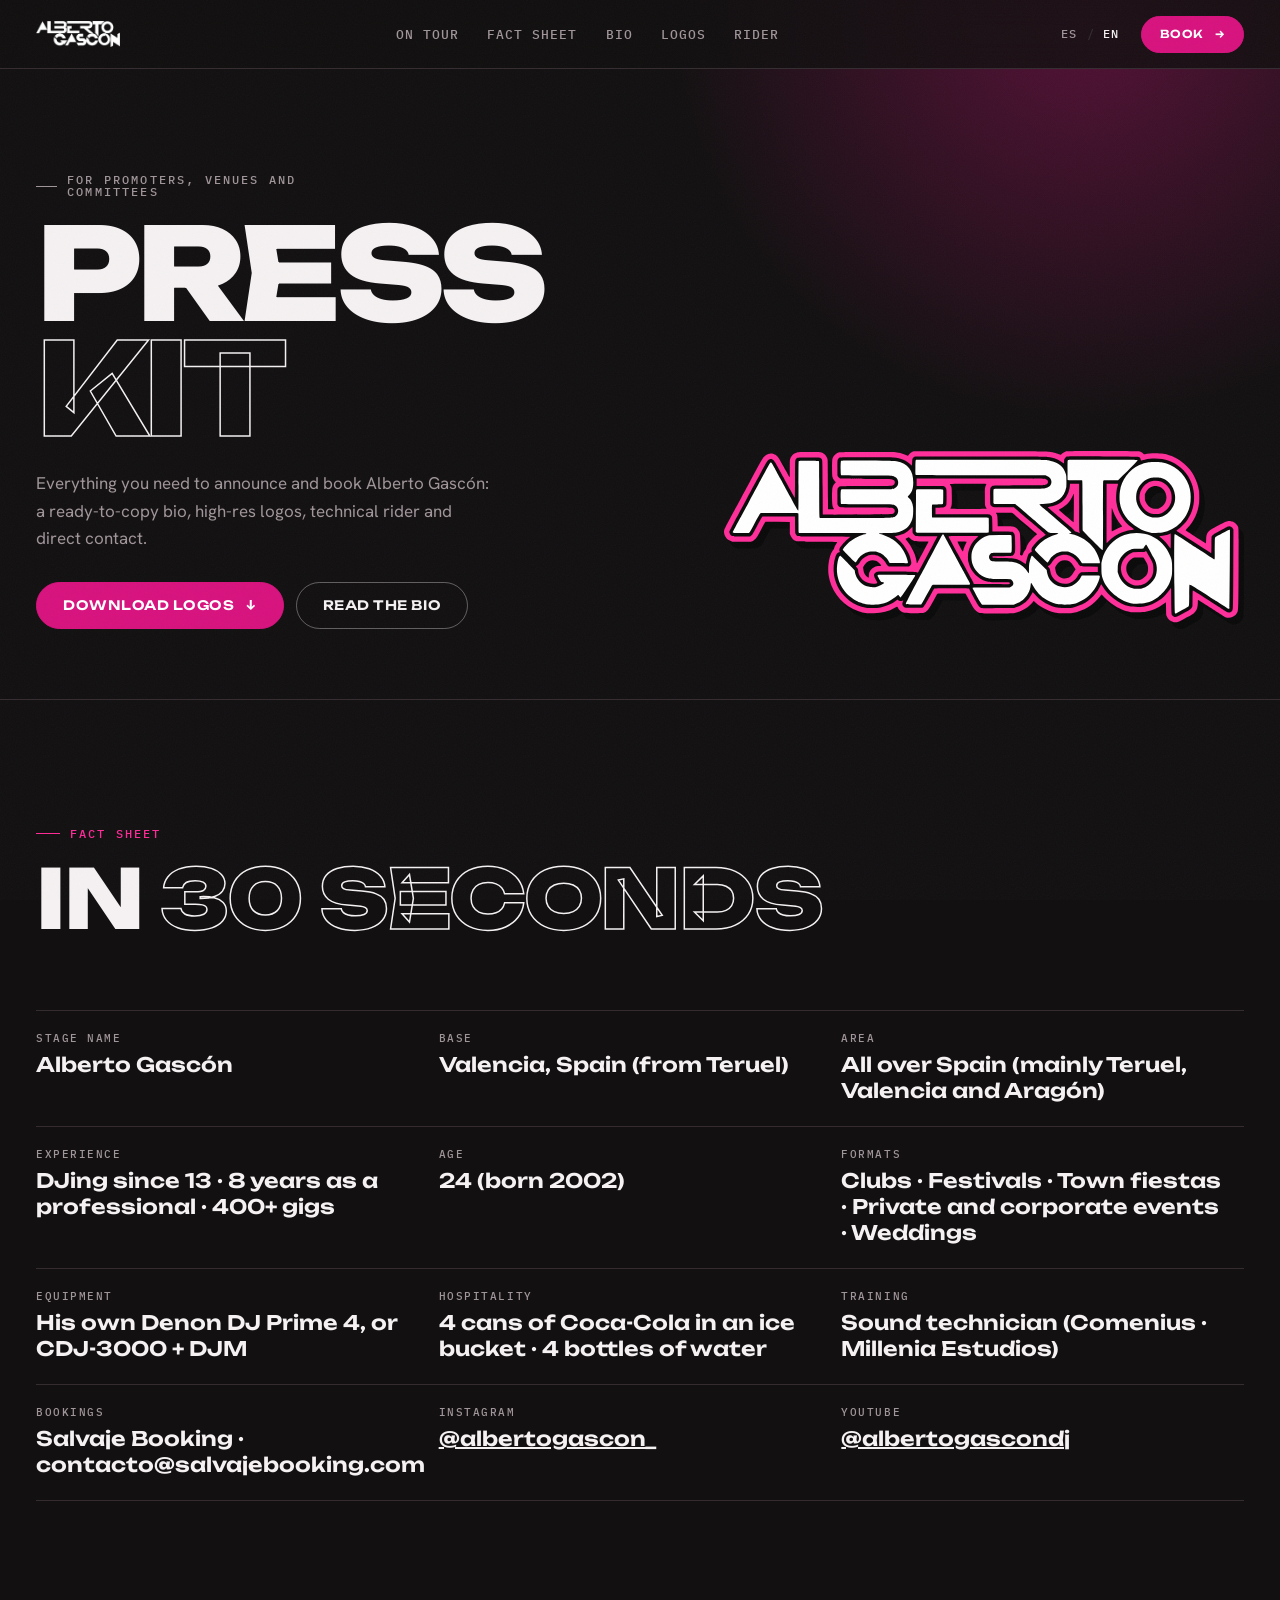
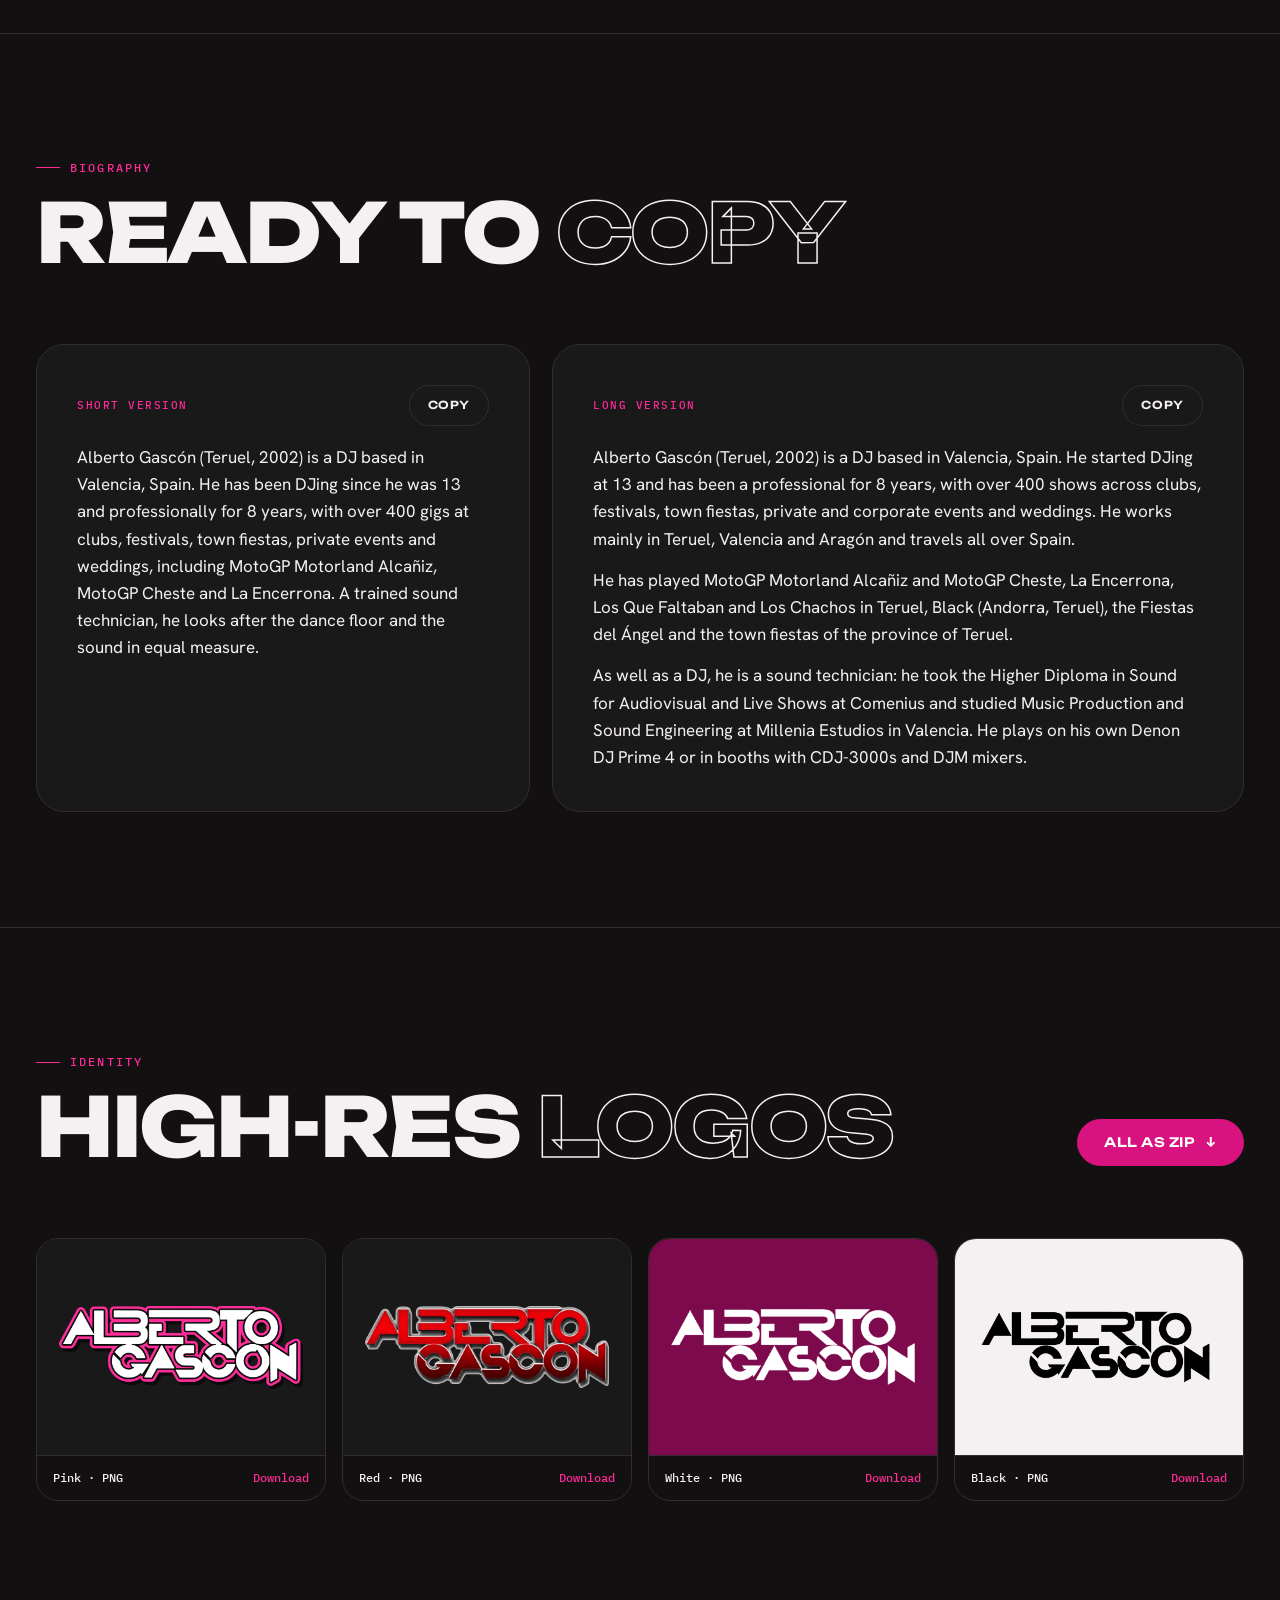
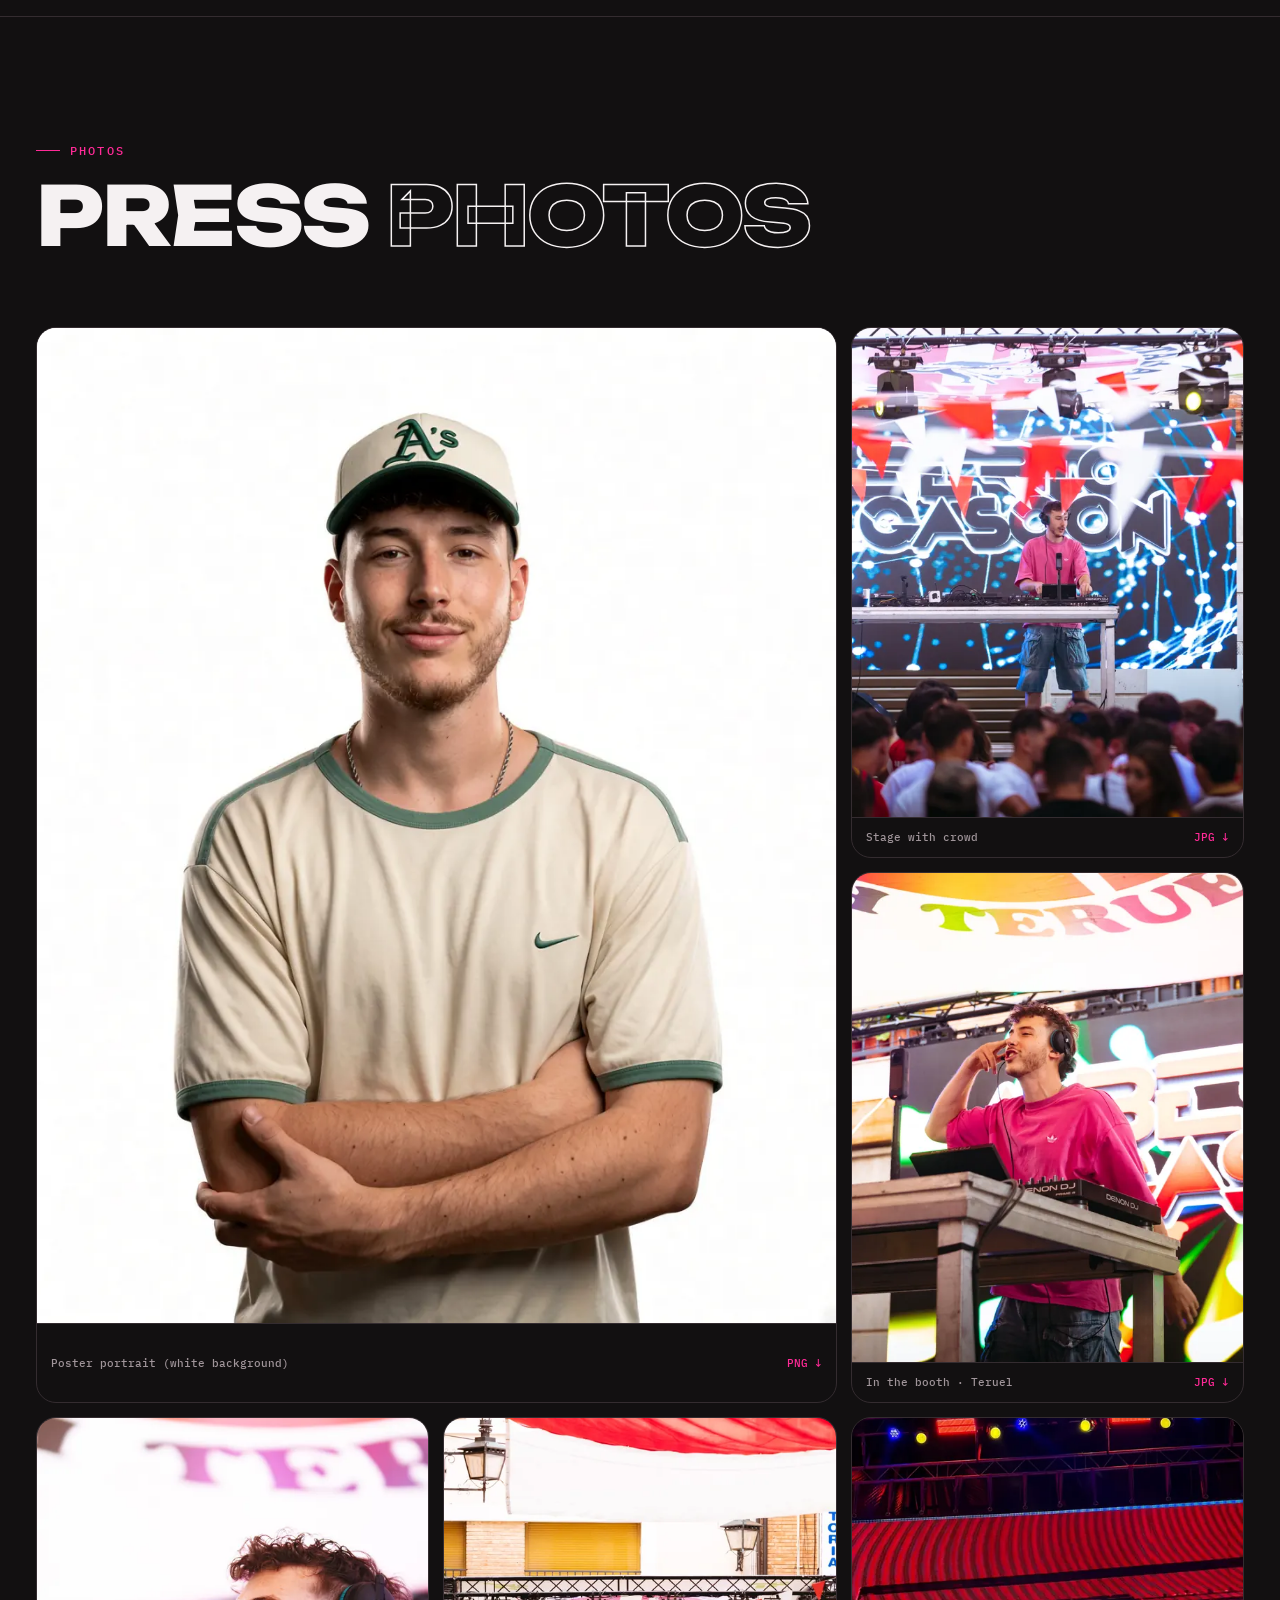
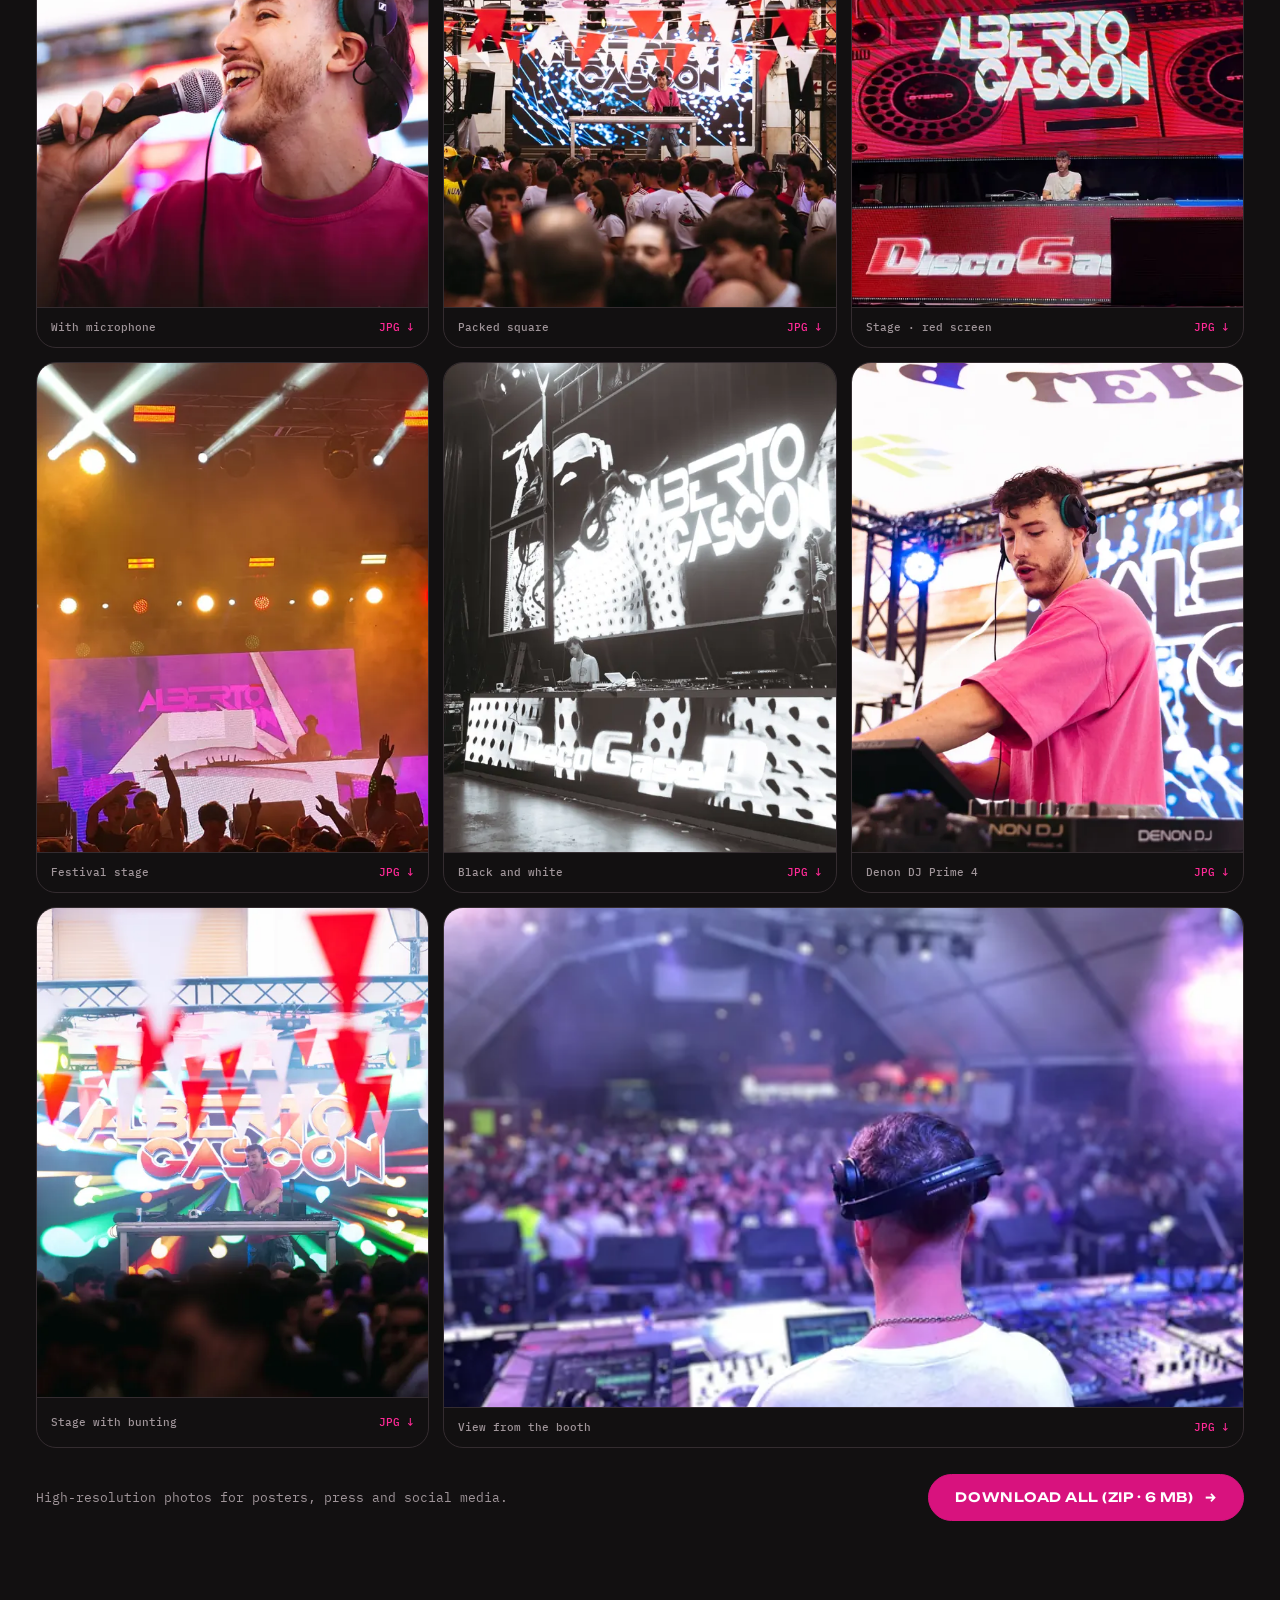
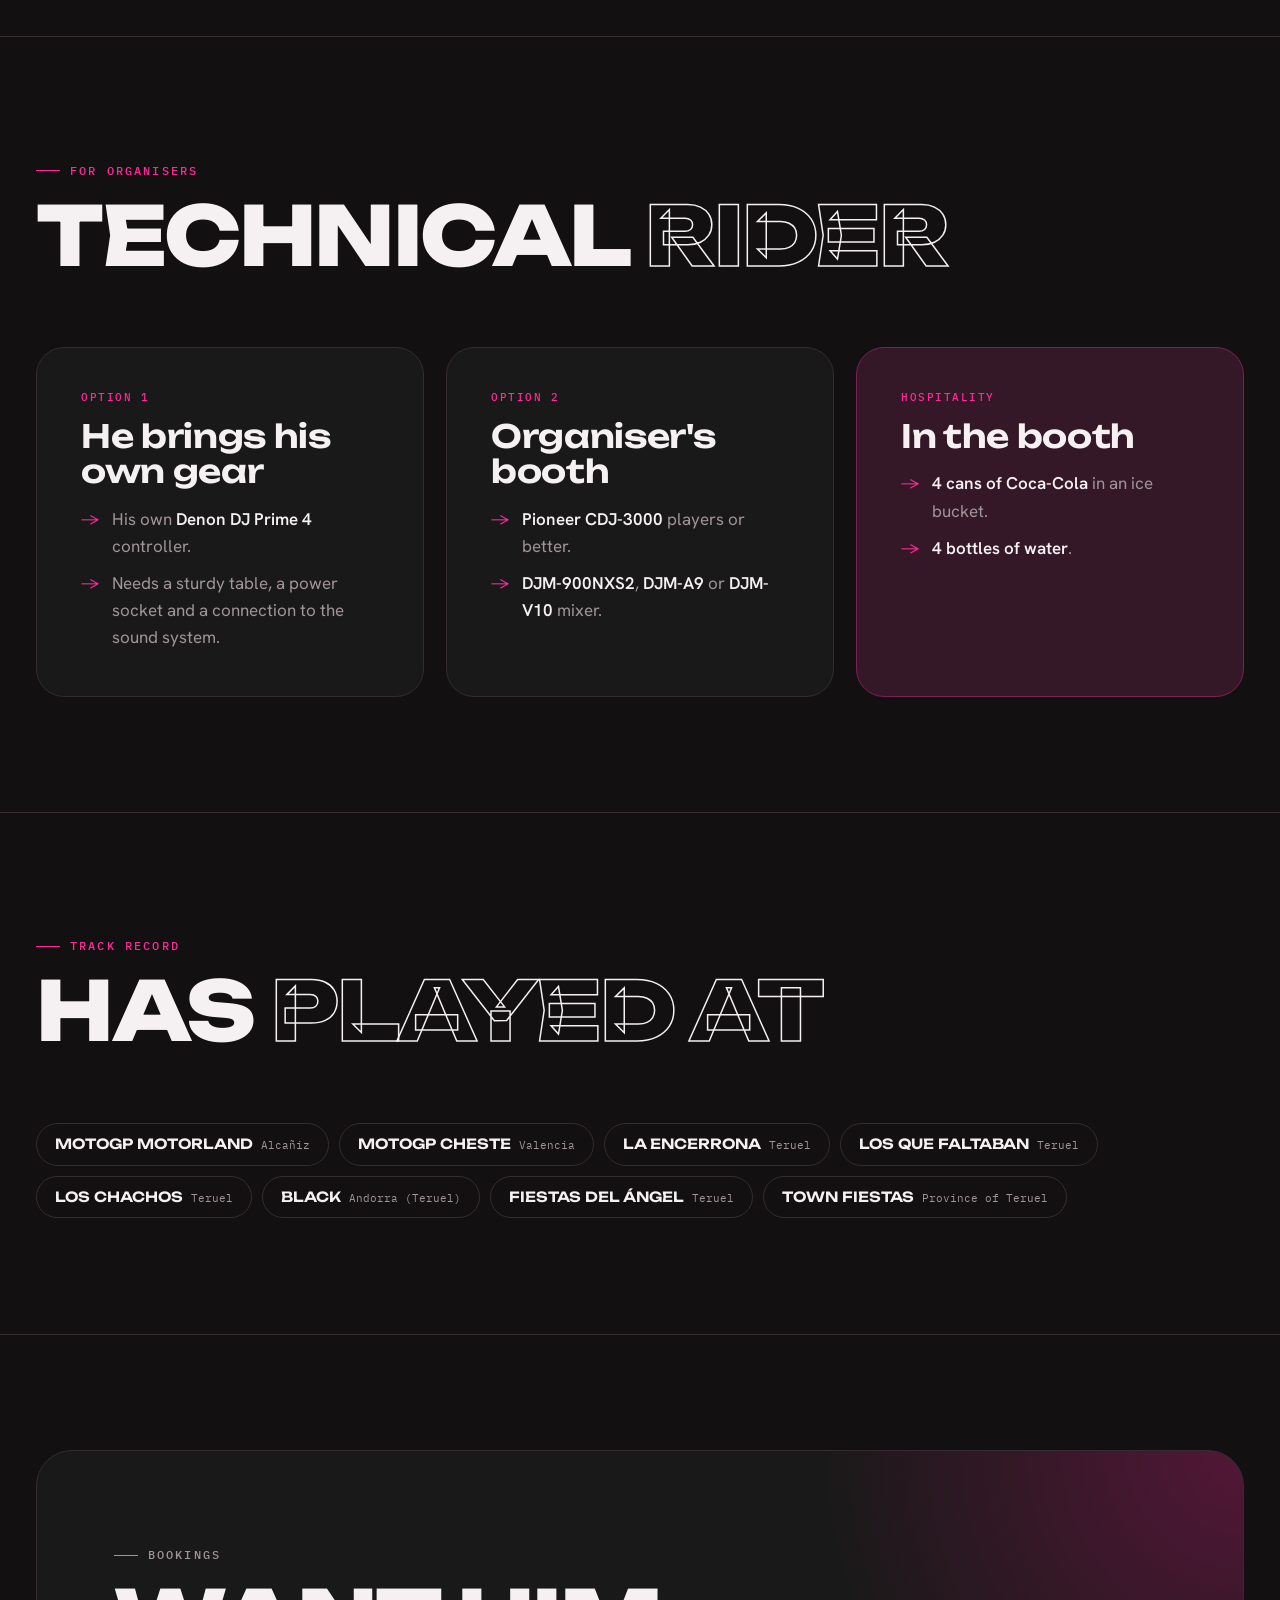
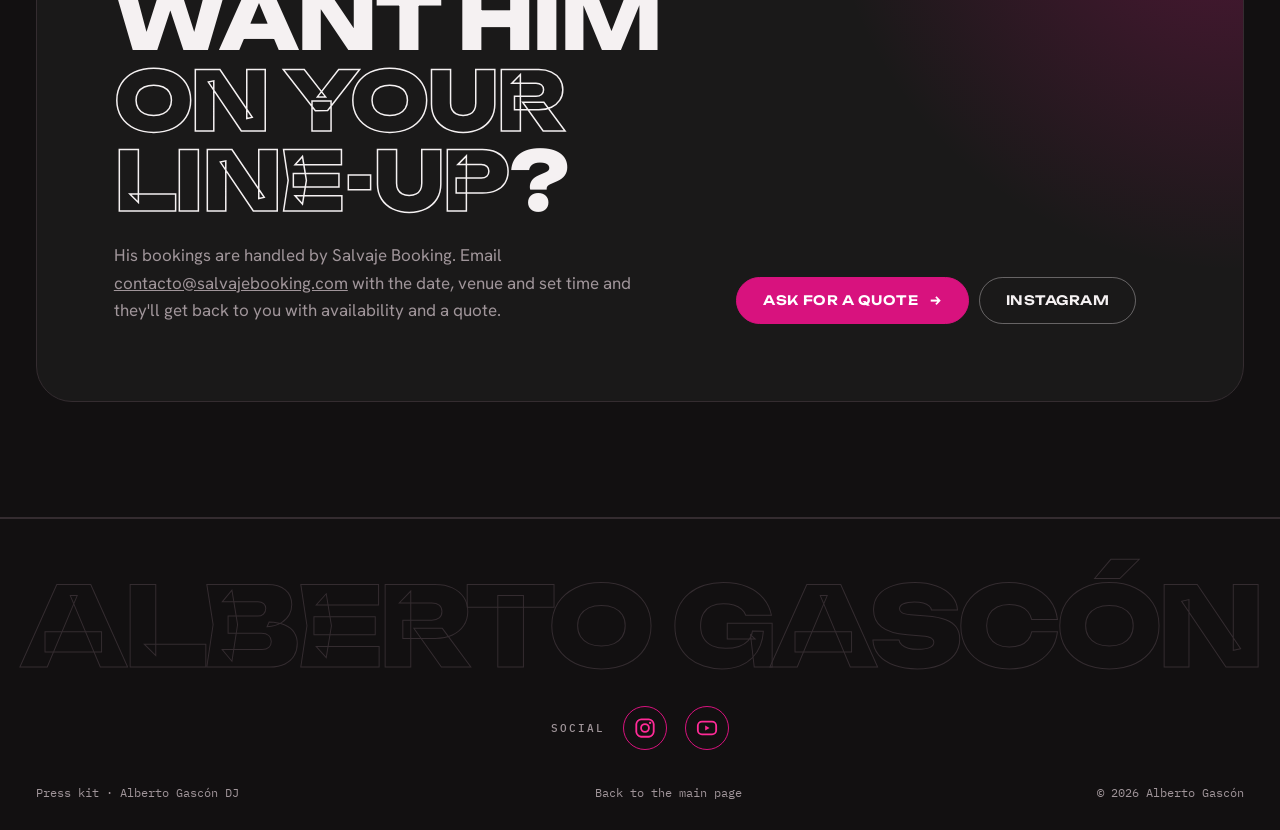
<file: en/presskit.html>
<!doctype html>
<html lang="en">
<head>
<meta charset="utf-8">
<meta name="viewport" content="width=device-width, initial-scale=1, viewport-fit=cover">






<!-- SEO -->
<title>Alberto Gascón DJ press kit | Bio, logos and rider</title>
<meta name="description" content="Press kit for Alberto Gascón, DJ from Teruel and Valencia, Spain: short and long bio, high-res logos, technical rider and booking contact for promoters, venues and festival committees.">
<link rel="canonical" href="https://albertogascon.com/en/presskit.html">
<link rel="alternate" hreflang="es" href="https://albertogascon.com/presskit.html">
<link rel="alternate" hreflang="en" href="https://albertogascon.com/en/presskit.html">
<link rel="alternate" hreflang="x-default" href="https://albertogascon.com/presskit.html">
<meta name="robots" content="index, follow, max-image-preview:large">
<meta name="author" content="Alberto Gascón">
<meta property="og:type" content="website">
<meta property="og:locale" content="en_GB">
<meta property="og:locale:alternate" content="es_ES">
<meta property="og:site_name" content="Alberto Gascón DJ">
<meta property="og:title" content="Alberto Gascón DJ press kit | Bio, logos and rider">
<meta property="og:description" content="Press kit for Alberto Gascón, DJ from Teruel and Valencia, Spain: short and long bio, high-res logos, technical rider and booking contact for promoters, venues and festival committees.">
<meta property="og:url" content="https://albertogascon.com/en/presskit.html">
<meta property="og:image" content="https://albertogascon.com/assets/img/og.jpg">
<meta property="og:image:width" content="1200">
<meta property="og:image:height" content="630">
<meta name="twitter:card" content="summary_large_image">
<link rel="icon" href="/favicon.ico" sizes="any">
<link rel="icon" type="image/svg+xml" href="/favicon.svg">
<link rel="apple-touch-icon" href="/assets/img/icons/apple-touch-icon.png">
<link rel="manifest" href="/site.webmanifest">
<!-- /SEO -->
<meta name="claude:viewport-fit-sides" content="cover">
<meta name="theme-color" content="#121011">
<link rel="preconnect" href="https://fonts.googleapis.com">
<link rel="preconnect" href="https://fonts.gstatic.com" crossorigin>
<link rel="stylesheet" href="https://fonts.googleapis.com/css2?family=Unbounded:wght@400;600;800&family=Hanken+Grotesk:wght@400;500;600&family=IBM+Plex+Mono:wght@400;500&display=swap">
<link rel="stylesheet" href="../assets/css/site.css">
<style>
.pk-hero { padding-block: 150px 70px; position: relative; overflow: hidden; isolation: isolate; border-bottom: 1px solid var(--line) }
.pk-hero::before { content: ""; position: absolute; inset: 0; z-index: -1; background: radial-gradient(700px circle at 85% 0%, color-mix(in srgb, var(--pink) 35%, transparent), transparent 60%) }
.pk-hero .wrap { display: grid; grid-template-columns: 1.2fr 1fr; gap: clamp(28px, 5vw, 80px); align-items: end }
.pk-hero h1 { margin: 0; font: 800 clamp(48px, 10vw, 140px)/.9 var(--f-display); letter-spacing: -.05em; text-transform: uppercase }
.pk-hero h1 .out { color: transparent; -webkit-text-stroke: 1.5px var(--paper) }
.pk-hero p { color: var(--muted); max-width: 46ch; margin-top: 24px }
.pk-hero .actions { display: flex; flex-wrap: wrap; gap: 12px; margin-top: 30px }
.pk-hero img { width: 100%; height: auto; animation: logoIn 1.3s var(--ease-out) .2s both }
@media (max-width: 860px) { .pk-hero .wrap { grid-template-columns: 1fr } }
.pk section { padding-block: clamp(64px, 9vw, 120px); border-bottom: 1px solid var(--line) }
.facts { display: grid; grid-template-columns: repeat(3, minmax(0, 1fr)); border-top: 1px solid var(--line) }
.facts div { padding: 22px 18px 22px 0; border-bottom: 1px solid var(--line); display: grid; gap: 8px; align-content: start }
.facts dt { font: 500 11px/1 var(--f-mono); letter-spacing: .14em; text-transform: uppercase; color: var(--muted) }
.facts dd { margin: 0; font: 600 clamp(16px, 1.6vw, 20px)/1.3 var(--f-display) }
@media (max-width: 860px) { .facts { grid-template-columns: repeat(2, minmax(0, 1fr)) } }
@media (max-width: 460px) { .facts { grid-template-columns: 1fr } }
.bios { display: grid; grid-template-columns: 1fr 1.4fr; gap: 22px }
.bio { padding: clamp(24px, 3.5vw, 40px); border-radius: 28px; border: 1px solid var(--line); background: var(--ink-2); display: grid; gap: 18px; align-content: start; min-width: 0 }
.bio header { display: flex; justify-content: space-between; align-items: center; gap: 12px; flex-wrap: wrap }
.bio .tag { font: 500 11px/1 var(--f-mono); letter-spacing: .14em; text-transform: uppercase; color: var(--pink-hot) }
.bio .words { font: 400 11px/1 var(--f-mono); color: var(--muted) }
.bio-text { display: grid; gap: 14px; color: var(--paper) }
.copy { font: 600 11px/1 var(--f-display); letter-spacing: .06em; text-transform: uppercase; padding: 14px 18px; border-radius: 999px; border: 1px solid var(--line); background: transparent; color: var(--paper); cursor: pointer; transition: background .3s, border-color .3s }
.copy:hover { border-color: var(--pink); background: var(--pink) }
@media (max-width: 860px) { .bios { grid-template-columns: 1fr } }
.logos { display: grid; grid-template-columns: repeat(4, minmax(0, 1fr)); gap: 16px }
.logo-card { border-radius: 22px; border: 1px solid var(--line); overflow: hidden; display: grid; min-width: 0; transition: border-color .4s, transform .6s var(--ease-out) }
.logo-card:hover { border-color: var(--pink); transform: translateY(-6px) }
.logo-card .prev { aspect-ratio: 4/3; display: grid; place-items: center; padding: 22px }
.logo-card .prev img { max-height: 100%; width: auto }
.logo-card .prev.dark { background: var(--ink-2) }
.logo-card .prev.light { background: var(--paper) }
.logo-card .prev.pink { background: var(--pink-deep) }
.logo-card .meta { display: flex; justify-content: space-between; align-items: center; gap: 10px; padding: 14px 16px; border-top: 1px solid var(--line); font: 500 12px/1.3 var(--f-mono) }
.logo-card .meta a { color: var(--pink-hot); text-decoration: none; white-space: nowrap; padding: 12px 4px; margin: -12px -4px }
@media (max-width: 900px) { .logos { grid-template-columns: repeat(2, minmax(0, 1fr)) } }
@media (max-width: 460px) { .logos { grid-template-columns: 1fr } }
.photos { display: grid; grid-template-columns: repeat(3, minmax(0, 1fr)); grid-auto-flow: dense; gap: 14px }
.ph { border-radius: 20px; border: 1px solid var(--line); overflow: hidden; display: grid; grid-template-rows: auto 1fr; min-width: 0; margin: 0; transition: border-color .4s, transform .6s var(--ease-out) }
.ph:hover { border-color: var(--pink); transform: translateY(-6px) }
.ph .prev { aspect-ratio: 4/5; overflow: hidden; background: var(--ink-2) }
.ph .prev.light { background: #fff }
.ph .prev img { width: 100%; height: 100%; object-fit: cover; transition: transform 1.2s var(--ease-out) }
.ph .prev.light img { object-fit: contain }
.ph:hover .prev img { transform: scale(1.05) }
.ph figcaption { display: flex; justify-content: space-between; align-items: center; gap: 10px; padding: 12px 14px; border-top: 1px solid var(--line); font: 500 11px/1.35 var(--f-mono); color: var(--muted) }
.ph figcaption a { color: var(--pink-hot); text-decoration: none; white-space: nowrap; padding: 12px 4px; margin: -12px -4px }
.ph.feat { grid-column: span 2; grid-row: span 2 }
.ph.feat .prev { aspect-ratio: auto; height: 100% }
.ph.wide { grid-column: span 2 }
.ph.wide .prev { aspect-ratio: 8/5 }
.photos-foot { display: flex; flex-wrap: wrap; gap: 14px 24px; align-items: center; justify-content: space-between; margin-top: 26px; color: var(--muted); font: 400 13px/1.5 var(--f-mono) }
@media (max-width: 860px) { .photos { grid-template-columns: 1fr 1fr } .ph.feat { grid-row: auto } .ph.feat .prev { aspect-ratio: 4/5 } .ph.wide { grid-column: auto } .ph.wide .prev { aspect-ratio: 4/5 } }
@media (max-width: 480px) { .ph figcaption { flex-direction: column; align-items: flex-start } }
.mini-venues { display: flex; flex-wrap: wrap; gap: 10px }
.mini-venues span { padding: 12px 18px; border-radius: 999px; border: 1px solid var(--line); font: 600 14px/1.2 var(--f-display); text-transform: uppercase }
.mini-venues span small { font: 400 11px/1 var(--f-mono); color: var(--muted); text-transform: none; margin-left: 8px }
.social { display: flex; flex-wrap: wrap; gap: 10px }
</style>
<!-- JSONLD -->
<script type="application/ld+json">
{
 "@context": "https://schema.org",
 "@graph": [
  {
   "@type": "WebSite",
   "@id": "https://albertogascon.com/#web",
   "url": "https://albertogascon.com/",
   "name": "Alberto Gascón DJ",
   "inLanguage": "es-ES",
   "publisher": {
    "@id": "https://albertogascon.com/#alberto"
   }
  },
  {
   "@type": "Person",
   "@id": "https://albertogascon.com/#alberto",
   "name": "Alberto Gascón",
   "jobTitle": "DJ",
   "birthDate": "2002",
   "birthPlace": {
    "@type": "Place",
    "name": "Teruel, Spain"
   },
   "description": "DJ from Teruel based in Valencia, Spain, DJing since age 13 and professionally for 8 years, for clubs, festivals, town fiestas, private and corporate events and weddings.",
   "url": "https://albertogascon.com/",
   "image": "https://albertogascon.com/assets/img/og.jpg",
   "email": "contacto@salvajebooking.com",
   "sameAs": [
    "https://www.instagram.com/albertogascon_/",
    "https://www.youtube.com/@albertogascondj"
   ],
   "homeLocation": {
    "@type": "Place",
    "name": "Valencia, Spain"
   },
   "alumniOf": [
    {
     "@type": "EducationalOrganization",
     "name": "Comenius (Valencia)"
    },
    {
     "@type": "EducationalOrganization",
     "name": "Millenia Estudios (Valencia)"
    }
   ],
   "knowsAbout": [
    "DJ",
    "Club sets",
    "Town fiestas",
    "Weddings",
    "Sound technician"
   ]
  }
 ]
}
</script>
<!-- /JSONLD -->
</head>
<body class="pk">

<nav id="nav" class="solid">
  <div class="wrap">
    <a class="brand" href="index.html" aria-label="Home"><img src="../assets/img/logo-blanco.png" alt="Alberto Gascón"></a>
    <ul id="menu">
      <li style="--d:0"><a href="tour.html">On Tour</a></li>
      <li style="--d:1"><a href="#ficha">Fact sheet</a></li>
      <li style="--d:2"><a href="#bio">Bio</a></li>
      <li style="--d:3"><a href="#logos">Logos</a></li>
      <li style="--d:4"><a href="#rider">Rider</a></li>
    </ul>
    <div class="lang" aria-label="Language"><a href="../presskit.html" hreflang="es" lang="es" aria-label="Versión en español">ES</a><span aria-current="true">EN</span></div>
    <a class="btn small" href="index.html#presupuesto">Book <span class="arr">→</span></a>
    <button class="burger" type="button" aria-label="Open menu" aria-expanded="false" aria-controls="menu"><span></span><span></span></button>
  </div>
</nav>

<header class="pk-hero">
  <div class="wrap">
    <div>
      <p class="eyebrow">For promoters, venues and committees</p>
      <h1>Press <span class="out">kit</span></h1>
      <p>Everything you need to announce and book Alberto Gascón: a ready-to-copy bio, high-res logos, technical rider and direct contact.</p>
      <div class="actions">
        <a class="btn" href="../assets/presskit/alberto-gascon-logos.zip" download>Download logos <span class="arr">↓</span></a>
        <a class="btn ghost" href="#bio">Read the bio</a>
      </div>
    </div>
    <img src="../assets/img/logo-rosa.svg" alt="Alberto Gascón" width="2841" height="970">
  </div>
</header>

<main>
<section id="ficha">
  <div class="wrap">
    <div class="sec-head reveal"><div><p class="eyebrow">Fact sheet</p><h2>In <span class="out">30 seconds</span></h2></div></div>
    <dl class="facts reveal">
      <div><dt>Stage name</dt><dd>Alberto Gascón</dd></div>
      <div><dt>Base</dt><dd>Valencia, Spain (from Teruel)</dd></div>
      <div><dt>Area</dt><dd>All over Spain (mainly Teruel, Valencia and Aragón)</dd></div>
      <div><dt>Experience</dt><dd>DJing since 13 · 8 years as a professional · 400+ gigs</dd></div>
      <div><dt>Age</dt><dd>24 (born 2002)</dd></div>
      <div><dt>Formats</dt><dd>Clubs · Festivals · Town fiestas · Private and corporate events · Weddings</dd></div>
      <div><dt>Equipment</dt><dd>His own Denon DJ Prime 4, or CDJ-3000 + DJM</dd></div>
      <div><dt>Hospitality</dt><dd>4 cans of Coca-Cola in an ice bucket · 4 bottles of water</dd></div>
      <div><dt>Training</dt><dd>Sound technician (Comenius · Millenia Estudios)</dd></div>
      <div><dt>Bookings</dt><dd>Salvaje Booking · contacto@salvajebooking.com</dd></div>
      <div><dt>Instagram</dt><dd><a href="https://www.instagram.com/albertogascon_/" target="_blank" rel="noopener">@albertogascon_</a></dd></div>
      <div><dt>YouTube</dt><dd><a href="https://www.youtube.com/@albertogascondj" target="_blank" rel="noopener">@albertogascondj</a></dd></div>
    </dl>
  </div>
</section>

<section id="bio">
  <div class="wrap">
    <div class="sec-head reveal"><div><p class="eyebrow">Biography</p><h2>Ready to <span class="out">copy</span></h2></div></div>
    <div class="bios reveal">
      <article class="bio">
        <header><span class="tag">Short version</span><button class="copy" type="button" data-copy="bio-corta">Copy</button></header>
        <div class="bio-text" id="bio-corta">
          <p>Alberto Gascón (Teruel, 2002) is a DJ based in Valencia, Spain. He has been DJing since he was 13 and professionally for 8 years, with over 400 gigs at clubs, festivals, town fiestas, private events and weddings, including MotoGP Motorland Alcañiz, MotoGP Cheste and La Encerrona. A trained sound technician, he looks after the dance floor and the sound in equal measure.</p>
        </div>
      </article>
      <article class="bio">
        <header><span class="tag">Long version</span><button class="copy" type="button" data-copy="bio-larga">Copy</button></header>
        <div class="bio-text" id="bio-larga">
          <p>Alberto Gascón (Teruel, 2002) is a DJ based in Valencia, Spain. He started DJing at 13 and has been a professional for 8 years, with over 400 shows across clubs, festivals, town fiestas, private and corporate events and weddings. He works mainly in Teruel, Valencia and Aragón and travels all over Spain.</p>
          <p>He has played MotoGP Motorland Alcañiz and MotoGP Cheste, La Encerrona, Los Que Faltaban and Los Chachos in Teruel, Black (Andorra, Teruel), the Fiestas del Ángel and the town fiestas of the province of Teruel.</p>
          <p>As well as a DJ, he is a sound technician: he took the Higher Diploma in Sound for Audiovisual and Live Shows at Comenius and studied Music Production and Sound Engineering at Millenia Estudios in Valencia. He plays on his own Denon DJ Prime 4 or in booths with CDJ-3000s and DJM mixers.</p>
        </div>
      </article>
    </div>
  </div>
</section>

<section id="logos">
  <div class="wrap">
    <div class="sec-head reveal">
      <div><p class="eyebrow">Identity</p><h2>High-res <span class="out">logos</span></h2></div>
      <a class="btn" href="../assets/presskit/alberto-gascon-logos.zip" download>All as ZIP <span class="arr">↓</span></a>
    </div>
    <div class="logos reveal">
      <div class="logo-card"><div class="prev dark"><img src="../assets/img/logo-rosa.png" alt="Pink logo"></div><div class="meta"><span>Pink · PNG</span><a href="../assets/logos/alberto-gascon-logo-pink.png" download>Download</a></div></div>
      <div class="logo-card"><div class="prev dark"><img src="../assets/img/logo-rojo.png" alt="Red logo"></div><div class="meta"><span>Red · PNG</span><a href="../assets/logos/LogoRojo.png" download>Download</a></div></div>
      <div class="logo-card"><div class="prev pink"><img src="../assets/img/logo-blanco.png" alt="White logo"></div><div class="meta"><span>White · PNG</span><a href="../assets/logos/logo_blanco.png" download>Download</a></div></div>
      <div class="logo-card"><div class="prev light"><img src="../assets/logos/logo.png" alt="Black logo"></div><div class="meta"><span>Black · PNG</span><a href="../assets/logos/logo.png" download>Download</a></div></div>
    </div>
  </div>
</section>

<section id="fotos">
  <div class="wrap">
    <div class="sec-head reveal"><div><p class="eyebrow">Photos</p><h2>Press <span class="out">photos</span></h2></div></div>
    <div class="photos reveal">
      <figure class="ph feat"><div class="prev light"><img src="../assets/img/fotos/alberto-gascon-dj-retrato-fondo-blanco-cartel-700.webp" srcset="../assets/img/fotos/alberto-gascon-dj-retrato-fondo-blanco-cartel-700.webp 560w, ../assets/img/fotos/alberto-gascon-dj-retrato-fondo-blanco-cartel-1400.webp 1120w" sizes="(max-width: 860px) 46vw, 48vw" loading="lazy" alt="Portrait of Alberto Gascón on a white background, made for posters"></div><figcaption><span>Poster portrait (white background)</span><a href="../assets/presskit/fotos/alberto-gascon-dj-retrato-fondo-blanco-cartel.png" download>PNG ↓</a></figcaption></figure>
      <figure class="ph"><div class="prev"><img src="../assets/img/fotos/alberto-gascon-dj-fiestas-teruel-escenario-01-700.webp" srcset="../assets/img/fotos/alberto-gascon-dj-fiestas-teruel-escenario-01-700.webp 560w, ../assets/img/fotos/alberto-gascon-dj-fiestas-teruel-escenario-01-1400.webp 1120w" sizes="(max-width: 860px) 46vw, 32vw" loading="lazy" alt="Alberto Gascón on a fiesta stage with the crowd in front"></div><figcaption><span>Stage with crowd</span><a href="../assets/presskit/fotos/alberto-gascon-dj-fiestas-teruel-escenario-01.jpg" download>JPG ↓</a></figcaption></figure>
      <figure class="ph"><div class="prev"><img src="../assets/img/fotos/alberto-gascon-dj-cabina-fiestas-teruel-700.webp" srcset="../assets/img/fotos/alberto-gascon-dj-cabina-fiestas-teruel-700.webp 560w, ../assets/img/fotos/alberto-gascon-dj-cabina-fiestas-teruel-1400.webp 1120w" sizes="(max-width: 860px) 46vw, 32vw" loading="lazy" alt="Alberto Gascón in the booth at a fiesta in Teruel"></div><figcaption><span>In the booth · Teruel</span><a href="../assets/presskit/fotos/alberto-gascon-dj-cabina-fiestas-teruel.jpg" download>JPG ↓</a></figcaption></figure>
      <figure class="ph"><div class="prev"><img src="../assets/img/fotos/alberto-gascon-dj-retrato-microfono-700.webp" srcset="../assets/img/fotos/alberto-gascon-dj-retrato-microfono-700.webp 560w, ../assets/img/fotos/alberto-gascon-dj-retrato-microfono-1400.webp 1120w" sizes="(max-width: 860px) 46vw, 32vw" loading="lazy" alt="Alberto Gascón holding the microphone during a set"></div><figcaption><span>With microphone</span><a href="../assets/presskit/fotos/alberto-gascon-dj-retrato-microfono.jpg" download>JPG ↓</a></figcaption></figure>
      <figure class="ph"><div class="prev"><img src="../assets/img/fotos/alberto-gascon-dj-fiestas-teruel-plaza-700.webp" srcset="../assets/img/fotos/alberto-gascon-dj-fiestas-teruel-plaza-700.webp 560w, ../assets/img/fotos/alberto-gascon-dj-fiestas-teruel-plaza-1400.webp 1120w" sizes="(max-width: 860px) 46vw, 32vw" loading="lazy" alt="Alberto Gascón playing in the town square during a fiesta"></div><figcaption><span>Packed square</span><a href="../assets/presskit/fotos/alberto-gascon-dj-fiestas-teruel-plaza.jpg" download>JPG ↓</a></figcaption></figure>
      <figure class="ph"><div class="prev"><img src="../assets/img/fotos/alberto-gascon-dj-escenario-pantalla-roja-700.webp" srcset="../assets/img/fotos/alberto-gascon-dj-escenario-pantalla-roja-700.webp 560w, ../assets/img/fotos/alberto-gascon-dj-escenario-pantalla-roja-1400.webp 1120w" sizes="(max-width: 860px) 46vw, 32vw" loading="lazy" alt="Alberto Gascón on a stage with a red LED screen"></div><figcaption><span>Stage · red screen</span><a href="../assets/presskit/fotos/alberto-gascon-dj-escenario-pantalla-roja.jpg" download>JPG ↓</a></figcaption></figure>
      <figure class="ph"><div class="prev"><img src="../assets/img/fotos/alberto-gascon-dj-escenario-festival-700.webp" srcset="../assets/img/fotos/alberto-gascon-dj-escenario-festival-700.webp 560w, ../assets/img/fotos/alberto-gascon-dj-escenario-festival-1400.webp 1120w" sizes="(max-width: 860px) 46vw, 32vw" loading="lazy" alt="Alberto Gascón playing on a festival stage"></div><figcaption><span>Festival stage</span><a href="../assets/presskit/fotos/alberto-gascon-dj-escenario-festival.jpg" download>JPG ↓</a></figcaption></figure>
      <figure class="ph"><div class="prev"><img src="../assets/img/fotos/alberto-gascon-dj-escenario-blanco-y-negro-700.webp" srcset="../assets/img/fotos/alberto-gascon-dj-escenario-blanco-y-negro-700.webp 560w, ../assets/img/fotos/alberto-gascon-dj-escenario-blanco-y-negro-1400.webp 1120w" sizes="(max-width: 860px) 46vw, 32vw" loading="lazy" alt="Alberto Gascón on stage, black and white photo"></div><figcaption><span>Black and white</span><a href="../assets/presskit/fotos/alberto-gascon-dj-escenario-blanco-y-negro.jpg" download>JPG ↓</a></figcaption></figure>
      <figure class="ph"><div class="prev"><img src="../assets/img/fotos/alberto-gascon-dj-cabina-denon-prime-4-700.webp" srcset="../assets/img/fotos/alberto-gascon-dj-cabina-denon-prime-4-700.webp 560w, ../assets/img/fotos/alberto-gascon-dj-cabina-denon-prime-4-1400.webp 1120w" sizes="(max-width: 860px) 46vw, 32vw" loading="lazy" alt="Alberto Gascón in the booth with the Denon DJ Prime 4"></div><figcaption><span>Denon DJ Prime 4</span><a href="../assets/presskit/fotos/alberto-gascon-dj-cabina-denon-prime-4.jpg" download>JPG ↓</a></figcaption></figure>
      <figure class="ph"><div class="prev"><img src="../assets/img/fotos/alberto-gascon-dj-fiestas-teruel-escenario-02-700.webp" srcset="../assets/img/fotos/alberto-gascon-dj-fiestas-teruel-escenario-02-700.webp 560w, ../assets/img/fotos/alberto-gascon-dj-fiestas-teruel-escenario-02-1400.webp 1120w" sizes="(max-width: 860px) 46vw, 32vw" loading="lazy" alt="Alberto Gascón on a fiesta stage with bunting and crowd"></div><figcaption><span>Stage with bunting</span><a href="../assets/presskit/fotos/alberto-gascon-dj-fiestas-teruel-escenario-02.jpg" download>JPG ↓</a></figcaption></figure>
      <figure class="ph wide"><div class="prev"><img src="../assets/img/fotos/alberto-gascon-dj-carpa-vista-cabina-700.webp" srcset="../assets/img/fotos/alberto-gascon-dj-carpa-vista-cabina-700.webp 560w, ../assets/img/fotos/alberto-gascon-dj-carpa-vista-cabina-1400.webp 1120w" sizes="(max-width: 860px) 46vw, 32vw" loading="lazy" alt="View of the packed marquee from Alberto Gascón's booth"></div><figcaption><span>View from the booth</span><a href="../assets/presskit/fotos/alberto-gascon-dj-carpa-vista-cabina.jpg" download>JPG ↓</a></figcaption></figure>
    </div>
    <div class="photos-foot reveal">
      <span>High-resolution photos for posters, press and social media.</span>
      <a class="btn" href="../assets/presskit/alberto-gascon-fotos-prensa.zip" download>Download all (ZIP · 6 MB) <span class="arr">→</span></a>
    </div>
  </div>
</section>

<section id="rider">
  <div class="wrap">
    <div class="sec-head reveal"><div><p class="eyebrow">For organisers</p><h2>Technical <span class="out">rider</span></h2></div></div>
    <div class="rider three reveal">
      <div class="opt"><span class="tag">Option 1</span><h3>He brings his own gear</h3><ul><li><span>His own <b>Denon DJ Prime 4</b> controller.</span></li><li><span>Needs a sturdy table, a power socket and a connection to the sound system.</span></li></ul></div>
      <div class="opt"><span class="tag">Option 2</span><h3>Organiser's booth</h3><ul><li><span><b>Pioneer CDJ-3000</b> players or better.</span></li><li><span><b>DJM-900NXS2</b>, <b>DJM-A9</b> or <b>DJM-V10</b> mixer.</span></li></ul></div>
      <div class="opt hosp"><span class="tag">Hospitality</span><h3>In the booth</h3><ul><li><span><b>4 cans of Coca-Cola</b> in an ice bucket.</span></li><li><span><b>4 bottles of water</b>.</span></li></ul></div>
    </div>
  </div>
</section>

<section id="cabinas">
  <div class="wrap">
    <div class="sec-head reveal"><div><p class="eyebrow">Track record</p><h2>Has <span class="out">played at</span></h2></div></div>
    <div class="mini-venues reveal">
      <span>MotoGP Motorland<small>Alcañiz</small></span>
      <span>MotoGP Cheste<small>Valencia</small></span>
      <span>La Encerrona<small>Teruel</small></span>
      <span>Los Que Faltaban<small>Teruel</small></span>
      <span>Los Chachos<small>Teruel</small></span>
      <span>Black<small>Andorra (Teruel)</small></span>
      <span>Fiestas del Ángel<small>Teruel</small></span>
      <span>Town fiestas<small>Province of Teruel</small></span>
    </div>
  </div>
</section>

<section id="contacto">
  <div class="wrap">
    <div class="booking reveal">
      <div>
        <p class="eyebrow">Bookings</p>
        <h2>Want him <span class="out">on your line-up</span>?</h2>
        <p>His bookings are handled by Salvaje Booking. Email <a href="mailto:contacto@salvajebooking.com">contacto@salvajebooking.com</a> with the date, venue and set time and they'll get back to you with availability and a quote.</p>
      </div>
      <div class="social">
        <a class="btn" href="index.html#presupuesto">Ask for a quote <span class="arr">→</span></a>
        <a class="btn ghost" href="https://www.instagram.com/albertogascon_/" target="_blank" rel="noopener">Instagram</a>
      </div>
    </div>
  </div>
</section>
</main>

<footer>
  <div class="big" aria-hidden="true">Alberto Gascón</div>
  <div class="wrap social-row"><span class="label">Social</span><a class="ig" href="https://www.instagram.com/albertogascon_/" target="_blank" rel="noopener" aria-label="Alberto Gascón on Instagram"><svg viewBox="0 0 24 24" aria-hidden="true"><rect x="2.5" y="2.5" width="19" height="19" rx="5.5" fill="none" stroke="currentColor" stroke-width="2"/><circle cx="12" cy="12" r="4.3" fill="none" stroke="currentColor" stroke-width="2"/><circle cx="17.6" cy="6.4" r="1.3" fill="currentColor"/></svg></a><a class="ig" href="https://www.youtube.com/@albertogascondj" target="_blank" rel="noopener" aria-label="Alberto Gascón on YouTube"><svg viewBox="0 0 24 24" aria-hidden="true"><rect x="2" y="5" width="20" height="14" rx="4.5" fill="none" stroke="currentColor" stroke-width="2"/><path d="M10 9.2v5.6l4.8-2.8z" fill="currentColor"/></svg></a></div>
  <div class="wrap row">
    <span>Press kit · Alberto Gascón DJ</span>
    <span><a href="index.html">Back to the main page</a></span>
    <span>© 2026 Alberto Gascón</span>
  </div>
</footer>

<script>
document.querySelectorAll('[data-copy]').forEach(function (b) {
  b.addEventListener('click', function () {
    var el = document.getElementById(b.dataset.copy);
    var text = Array.prototype.map.call(el.querySelectorAll('p'), function (p) { return p.textContent; }).join('\n\n');
    function done() { b.textContent = 'Copied'; setTimeout(function () { b.textContent = 'Copy'; }, 1800); }
    function fallback() { var r = document.createRange(); r.selectNodeContents(el); var s = window.getSelection(); s.removeAllRanges(); s.addRange(r); b.textContent = 'Selected'; }
    if (navigator.clipboard) navigator.clipboard.writeText(text).then(done, fallback); else fallback();
  });
});
</script>
<script src="../assets/js/lenis.min.js"></script>
<script src="../assets/js/smooth.js"></script>
</body>
</html>
</file>
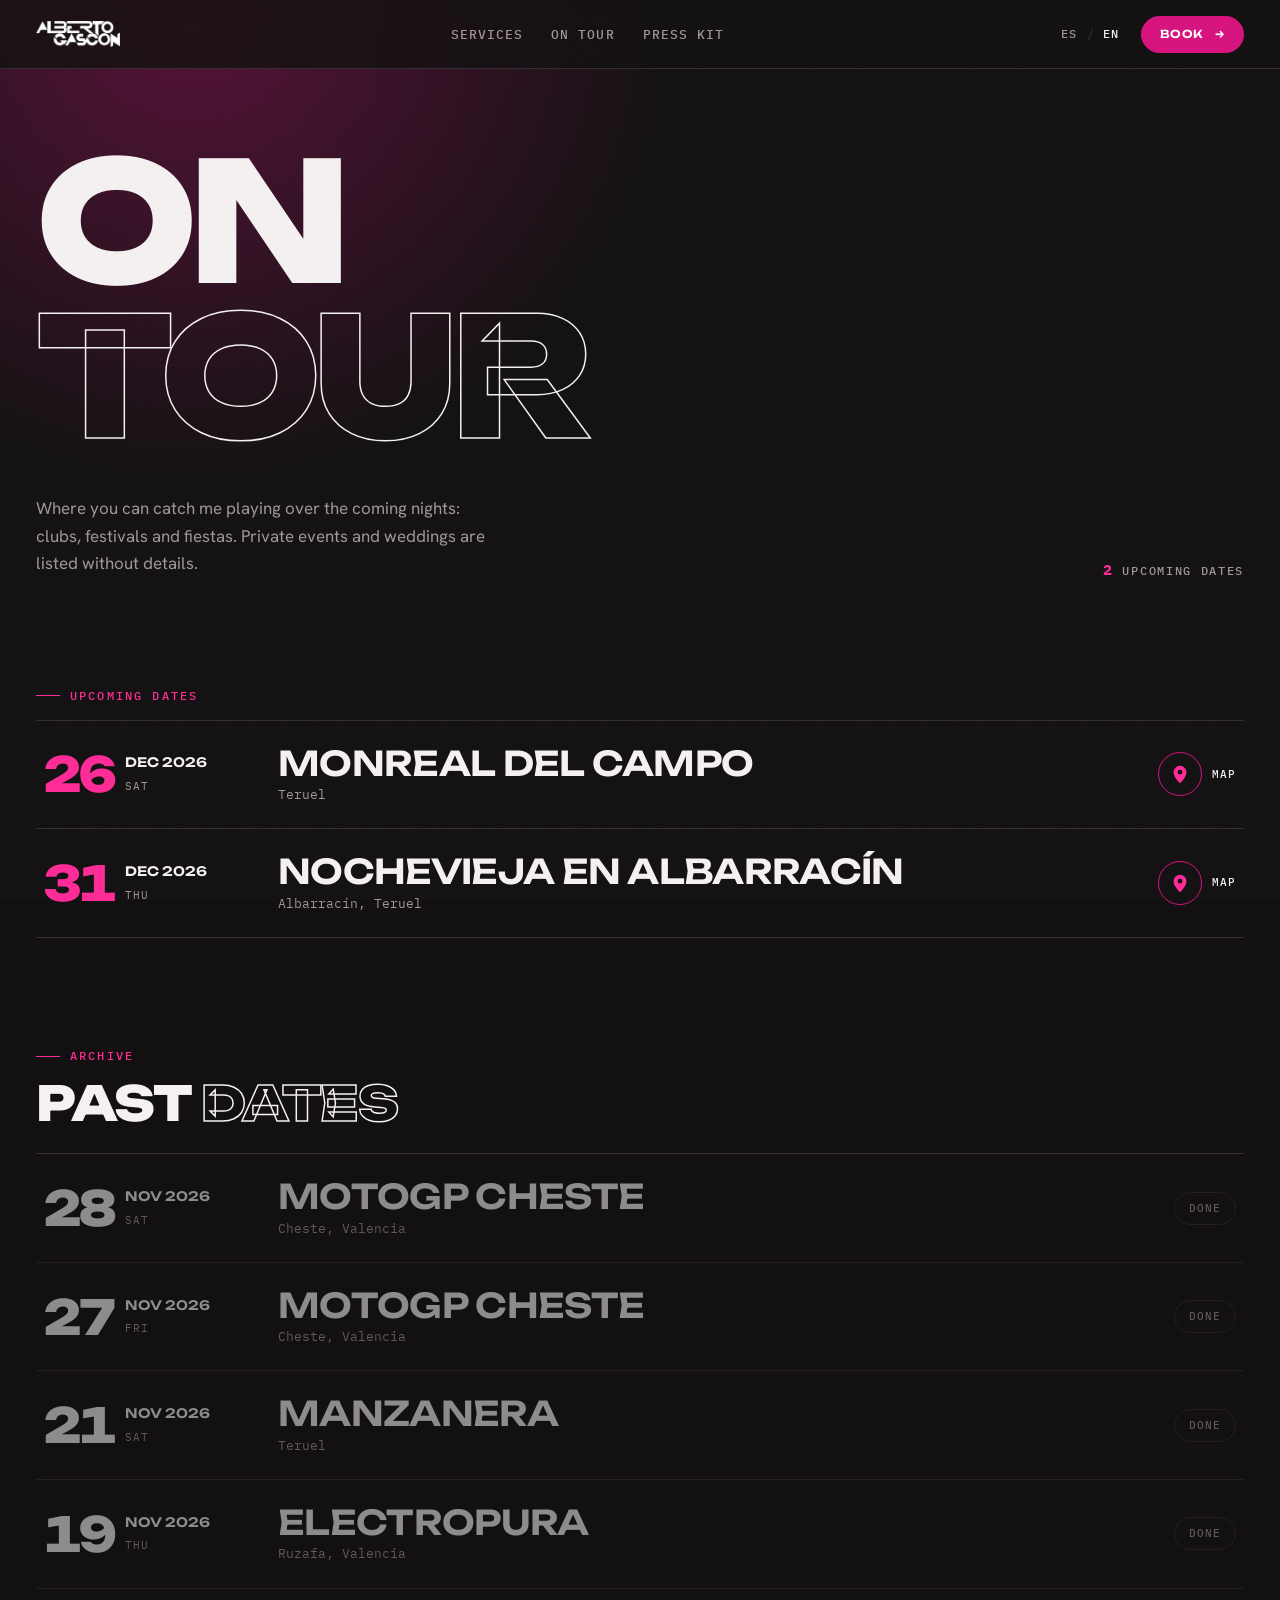
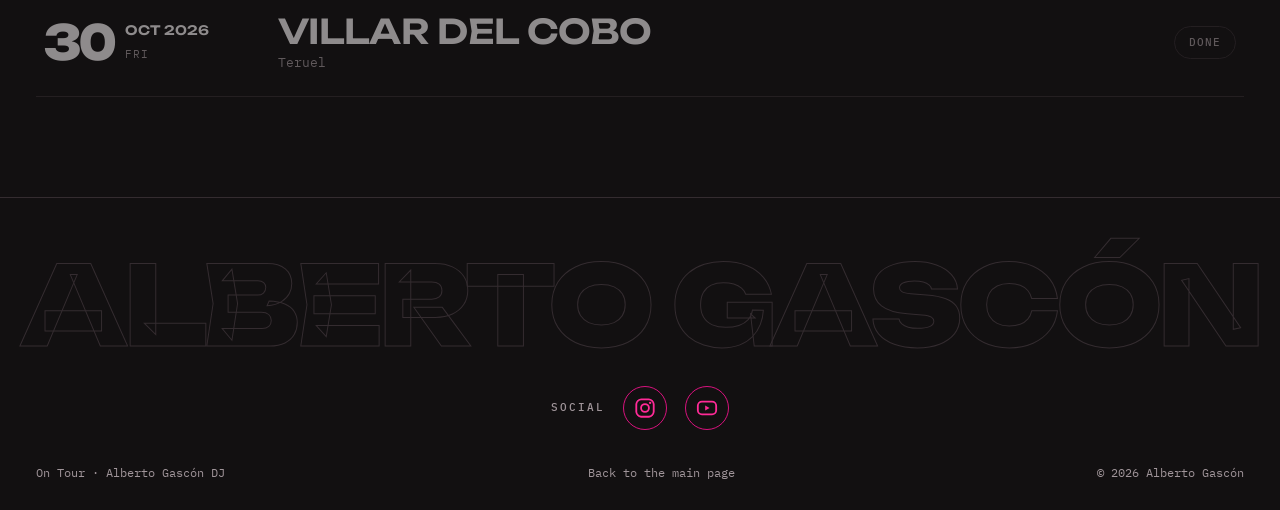
<file: en/tour.html>
<!doctype html>
<html lang="en">
<head>
<meta charset="utf-8">
<meta name="viewport" content="width=device-width, initial-scale=1, viewport-fit=cover">






<!-- SEO -->
<title>Upcoming dates for Alberto Gascón DJ | On Tour</title>
<meta name="description" content="Upcoming dates for Alberto Gascón, DJ: clubs, festivals and town fiestas in Teruel, Valencia and across Spain. See where he's playing next.">
<link rel="canonical" href="https://albertogascon.com/en/tour.html">
<link rel="alternate" hreflang="es" href="https://albertogascon.com/tour.html">
<link rel="alternate" hreflang="en" href="https://albertogascon.com/en/tour.html">
<link rel="alternate" hreflang="x-default" href="https://albertogascon.com/tour.html">
<meta name="robots" content="index, follow, max-image-preview:large">
<meta name="author" content="Alberto Gascón">
<meta property="og:type" content="website">
<meta property="og:locale" content="en_GB">
<meta property="og:locale:alternate" content="es_ES">
<meta property="og:site_name" content="Alberto Gascón DJ">
<meta property="og:title" content="Upcoming dates for Alberto Gascón DJ | On Tour">
<meta property="og:description" content="Upcoming dates for Alberto Gascón, DJ: clubs, festivals and town fiestas in Teruel, Valencia and across Spain. See where he's playing next.">
<meta property="og:url" content="https://albertogascon.com/en/tour.html">
<meta property="og:image" content="https://albertogascon.com/assets/img/og.jpg">
<meta property="og:image:width" content="1200">
<meta property="og:image:height" content="630">
<meta name="twitter:card" content="summary_large_image">
<link rel="icon" href="/favicon.ico" sizes="any">
<link rel="icon" type="image/svg+xml" href="/favicon.svg">
<link rel="apple-touch-icon" href="/assets/img/icons/apple-touch-icon.png">
<link rel="manifest" href="/site.webmanifest">
<!-- /SEO -->
<meta name="claude:viewport-fit-sides" content="cover">
<meta name="theme-color" content="#121011">
<link rel="preconnect" href="https://fonts.googleapis.com">
<link rel="preconnect" href="https://fonts.gstatic.com" crossorigin>
<link rel="stylesheet" href="https://fonts.googleapis.com/css2?family=Unbounded:wght@400;600;800&family=Hanken+Grotesk:wght@400;500;600&family=IBM+Plex+Mono:wght@400;500&display=swap">
<link rel="stylesheet" href="../assets/css/site.css">
<style>
.tour-hero { padding-block: 150px 60px; position: relative; overflow: hidden; isolation: isolate }
.tour-hero::before { content: ""; position: absolute; inset: 0; z-index: -1; background: radial-gradient(800px circle at 15% 0%, color-mix(in srgb, var(--pink) 35%, transparent), transparent 60%) }
.tour-hero h1 { margin: 0; font: 800 clamp(56px, 13vw, 190px)/.85 var(--f-display); letter-spacing: -.055em; text-transform: uppercase }
.tour-hero h1 .out { color: transparent; -webkit-text-stroke: 1.5px var(--paper) }
.tour-hero .line-mask:nth-child(1) > span { animation-delay: .1s }
.tour-hero .line-mask:nth-child(2) > span { animation-delay: .2s }
.tour-hero .sub { display: flex; flex-wrap: wrap; justify-content: space-between; gap: 18px; align-items: end; margin-top: 36px; animation: fadeup 1s var(--ease-out) .4s both }
.tour-hero .sub p { color: var(--muted); max-width: 46ch }
.count { font: 500 12px/1 var(--f-mono); letter-spacing: .14em; text-transform: uppercase; color: var(--muted) }
.count b { color: var(--pink-hot); font-size: 15px }
.tour-sec { padding-block: 40px 100px }
.tour-sec h2 { font-size: clamp(26px, 4vw, 48px); margin-bottom: 26px }
</style>
<!-- JSONLD -->
<script type="application/ld+json">
{
 "@context": "https://schema.org",
 "@graph": [
  {
   "@type": "WebSite",
   "@id": "https://albertogascon.com/#web",
   "url": "https://albertogascon.com/",
   "name": "Alberto Gascón DJ",
   "inLanguage": "es-ES",
   "publisher": {
    "@id": "https://albertogascon.com/#alberto"
   }
  },
  {
   "@type": "Person",
   "@id": "https://albertogascon.com/#alberto",
   "name": "Alberto Gascón",
   "jobTitle": "DJ",
   "birthDate": "2002",
   "birthPlace": {
    "@type": "Place",
    "name": "Teruel, Spain"
   },
   "description": "DJ from Teruel based in Valencia, Spain, DJing since age 13 and professionally for 8 years, for clubs, festivals, town fiestas, private and corporate events and weddings.",
   "url": "https://albertogascon.com/",
   "image": "https://albertogascon.com/assets/img/og.jpg",
   "email": "contacto@salvajebooking.com",
   "sameAs": [
    "https://www.instagram.com/albertogascon_/",
    "https://www.youtube.com/@albertogascondj"
   ],
   "homeLocation": {
    "@type": "Place",
    "name": "Valencia, Spain"
   },
   "alumniOf": [
    {
     "@type": "EducationalOrganization",
     "name": "Comenius (Valencia)"
    },
    {
     "@type": "EducationalOrganization",
     "name": "Millenia Estudios (Valencia)"
    }
   ],
   "knowsAbout": [
    "DJ",
    "Club sets",
    "Town fiestas",
    "Weddings",
    "Sound technician"
   ]
  },
  {
   "@type": "ItemList",
   "name": "Upcoming dates for Alberto Gascón",
   "itemListElement": [
    {
     "@type": "ListItem",
     "position": 1,
     "item": {
      "@type": "MusicEvent",
      "name": "Alberto Gascón at Electropura",
      "startDate": "2026-11-19",
      "eventStatus": "https://schema.org/EventScheduled",
      "eventAttendanceMode": "https://schema.org/OfflineEventAttendanceMode",
      "location": {
       "@type": "Place",
       "name": "Electropura",
       "address": {
        "@type": "PostalAddress",
        "addressLocality": "Ruzafa, Valencia",
        "addressCountry": "ES"
       }
      },
      "performer": {
       "@id": "https://albertogascon.com/#alberto"
      },
      "organizer": {
       "@type": "Organization",
       "name": "Electropura"
      },
      "image": "https://albertogascon.com/assets/img/og.jpg",
      "url": "https://albertogascon.com/en/tour.html",
      "description": "Alberto Gascón plays at Electropura (Ruzafa, Valencia)."
     }
    },
    {
     "@type": "ListItem",
     "position": 2,
     "item": {
      "@type": "MusicEvent",
      "name": "Alberto Gascón at Manzanera",
      "startDate": "2026-11-21",
      "eventStatus": "https://schema.org/EventScheduled",
      "eventAttendanceMode": "https://schema.org/OfflineEventAttendanceMode",
      "location": {
       "@type": "Place",
       "name": "Manzanera",
       "address": {
        "@type": "PostalAddress",
        "addressLocality": "Teruel",
        "addressCountry": "ES"
       }
      },
      "performer": {
       "@id": "https://albertogascon.com/#alberto"
      },
      "organizer": {
       "@type": "Organization",
       "name": "Manzanera"
      },
      "image": "https://albertogascon.com/assets/img/og.jpg",
      "url": "https://albertogascon.com/en/tour.html",
      "description": "Alberto Gascón plays at Manzanera (Teruel)."
     }
    },
    {
     "@type": "ListItem",
     "position": 3,
     "item": {
      "@type": "MusicEvent",
      "name": "Alberto Gascón at MotoGP Cheste",
      "startDate": "2026-11-27",
      "eventStatus": "https://schema.org/EventScheduled",
      "eventAttendanceMode": "https://schema.org/OfflineEventAttendanceMode",
      "location": {
       "@type": "Place",
       "name": "MotoGP Cheste",
       "address": {
        "@type": "PostalAddress",
        "addressLocality": "Cheste, Valencia",
        "addressCountry": "ES"
       }
      },
      "performer": {
       "@id": "https://albertogascon.com/#alberto"
      },
      "organizer": {
       "@type": "Organization",
       "name": "MotoGP Cheste"
      },
      "image": "https://albertogascon.com/assets/img/og.jpg",
      "url": "https://albertogascon.com/en/tour.html",
      "description": "Alberto Gascón plays at MotoGP Cheste (Cheste, Valencia)."
     }
    },
    {
     "@type": "ListItem",
     "position": 4,
     "item": {
      "@type": "MusicEvent",
      "name": "Alberto Gascón at MotoGP Cheste",
      "startDate": "2026-11-28",
      "eventStatus": "https://schema.org/EventScheduled",
      "eventAttendanceMode": "https://schema.org/OfflineEventAttendanceMode",
      "location": {
       "@type": "Place",
       "name": "MotoGP Cheste",
       "address": {
        "@type": "PostalAddress",
        "addressLocality": "Cheste, Valencia",
        "addressCountry": "ES"
       }
      },
      "performer": {
       "@id": "https://albertogascon.com/#alberto"
      },
      "organizer": {
       "@type": "Organization",
       "name": "MotoGP Cheste"
      },
      "image": "https://albertogascon.com/assets/img/og.jpg",
      "url": "https://albertogascon.com/en/tour.html",
      "description": "Alberto Gascón plays at MotoGP Cheste (Cheste, Valencia)."
     }
    },
    {
     "@type": "ListItem",
     "position": 5,
     "item": {
      "@type": "MusicEvent",
      "name": "Alberto Gascón at Monreal del Campo",
      "startDate": "2026-12-26",
      "eventStatus": "https://schema.org/EventScheduled",
      "eventAttendanceMode": "https://schema.org/OfflineEventAttendanceMode",
      "location": {
       "@type": "Place",
       "name": "Monreal del Campo",
       "address": {
        "@type": "PostalAddress",
        "addressLocality": "Teruel",
        "addressCountry": "ES"
       }
      },
      "performer": {
       "@id": "https://albertogascon.com/#alberto"
      },
      "organizer": {
       "@type": "Organization",
       "name": "Monreal del Campo"
      },
      "image": "https://albertogascon.com/assets/img/og.jpg",
      "url": "https://albertogascon.com/en/tour.html",
      "description": "Alberto Gascón plays at Monreal del Campo (Teruel)."
     }
    },
    {
     "@type": "ListItem",
     "position": 6,
     "item": {
      "@type": "MusicEvent",
      "name": "Alberto Gascón at Nochevieja en Albarracín",
      "startDate": "2026-12-31",
      "eventStatus": "https://schema.org/EventScheduled",
      "eventAttendanceMode": "https://schema.org/OfflineEventAttendanceMode",
      "location": {
       "@type": "Place",
       "name": "Nochevieja en Albarracín",
       "address": {
        "@type": "PostalAddress",
        "addressLocality": "Albarracín, Teruel",
        "addressCountry": "ES"
       }
      },
      "performer": {
       "@id": "https://albertogascon.com/#alberto"
      },
      "organizer": {
       "@type": "Organization",
       "name": "Nochevieja en Albarracín"
      },
      "image": "https://albertogascon.com/assets/img/og.jpg",
      "url": "https://albertogascon.com/en/tour.html",
      "description": "Alberto Gascón plays at Nochevieja en Albarracín (Albarracín, Teruel)."
     }
    }
   ]
  }
 ]
}
</script>
<!-- /JSONLD -->
</head>
<body>

<nav id="nav" class="solid">
  <div class="wrap">
    <a class="brand" href="index.html" aria-label="Home"><img src="../assets/img/logo-blanco.png" alt="Alberto Gascón"></a>
    <ul id="menu">
      <li style="--d:0"><a href="index.html#servicios">Services</a></li>
      <li style="--d:1"><a href="tour.html">On Tour</a></li>
      <li style="--d:2"><a href="presskit.html">Press kit</a></li>
    </ul>
    <div class="lang" aria-label="Language"><a href="../tour.html" hreflang="es" lang="es" aria-label="Versión en español">ES</a><span aria-current="true">EN</span></div>
    <a class="btn small" href="index.html#presupuesto">Book <span class="arr">→</span></a>
    <button class="burger" type="button" aria-label="Open menu" aria-expanded="false" aria-controls="menu"><span></span><span></span></button>
  </div>
</nav>

<header class="tour-hero">
  <div class="wrap">
    <h1><span class="line-mask"><span>On</span></span><span class="line-mask"><span class="out">Tour</span></span></h1>
    <div class="sub">
      <p>Where you can catch me playing over the coming nights: clubs, festivals and fiestas. Private events and weddings are listed without details.</p>
      <span class="count"><b data-tour-count>0</b> upcoming dates</span>
    </div>
  </div>
</header>

<main>
<section class="tour-sec">
  <div class="wrap">
    <p class="eyebrow">Upcoming dates</p>
    <ul class="tour" data-tour="proximas"></ul>
  </div>
</section>
<section class="tour-sec" data-tour-box style="padding-top:0">
  <div class="wrap">
    <p class="eyebrow">Archive</p>
    <h2>Past <span class="out">dates</span></h2>
    <ul class="tour" data-tour="pasadas" data-empty="hide"></ul>
  </div>
</section>
</main>

<footer>
  <div class="big" aria-hidden="true">Alberto Gascón</div>
  <div class="wrap social-row"><span class="label">Social</span><a class="ig" href="https://www.instagram.com/albertogascon_/" target="_blank" rel="noopener" aria-label="Alberto Gascón on Instagram"><svg viewBox="0 0 24 24" aria-hidden="true"><rect x="2.5" y="2.5" width="19" height="19" rx="5.5" fill="none" stroke="currentColor" stroke-width="2"/><circle cx="12" cy="12" r="4.3" fill="none" stroke="currentColor" stroke-width="2"/><circle cx="17.6" cy="6.4" r="1.3" fill="currentColor"/></svg></a><a class="ig" href="https://www.youtube.com/@albertogascondj" target="_blank" rel="noopener" aria-label="Alberto Gascón on YouTube"><svg viewBox="0 0 24 24" aria-hidden="true"><rect x="2" y="5" width="20" height="14" rx="4.5" fill="none" stroke="currentColor" stroke-width="2"/><path d="M10 9.2v5.6l4.8-2.8z" fill="currentColor"/></svg></a></div>
  <div class="wrap row">
    <span>On Tour · Alberto Gascón DJ</span>
    <span><a href="index.html">Back to the main page</a></span>
    <span>© 2026 Alberto Gascón</span>
  </div>
</footer>

<script src="../data/fechas.js"></script>
<script src="../assets/js/tour.js"></script>
<script src="../assets/js/lenis.min.js"></script>
<script src="../assets/js/smooth.js"></script>
</body>
</html>
</file>
<file: assets/css/site.css>
/* Layout: una noche de evento en orden. Intro con telón magenta, cinta de servicios, tarjetas que se apilan, cifras, cabinas, banda magenta del proceso, rider y presupuesto. */
:root {
  --ink: #121011;
  --ink-2: #1a1919;
  --ink-3: #231f21;
  --line: #342c30;
  --paper: #f5f1f2;
  --muted: #a0959a;
  --pink: #d8127e;
  --pink-hot: #ff2a97;
  --pink-deep: #7d0a4c;
  --f-display: "Unbounded", "Arial Black", system-ui, sans-serif;
  --f-body: "Hanken Grotesk", "Helvetica Neue", Arial, sans-serif;
  --f-mono: "IBM Plex Mono", ui-monospace, Menlo, monospace;
  --ease: cubic-bezier(.76, 0, .24, 1);
  --ease-out: cubic-bezier(.16, 1, .3, 1);
  --gut-l: max(16px, env(safe-area-inset-left, 0px));
  --gut-r: max(16px, env(safe-area-inset-right, 0px));
  color-scheme: dark;
}
* { box-sizing: border-box }
html { -webkit-text-size-adjust: 100% }
html.lenis, html.lenis body { height: auto }
.lenis.lenis-stopped { overflow: clip }
body { margin: 0; background: var(--ink); color: var(--paper); font: 400 17px/1.6 var(--f-body); overflow-x: hidden }
body::before { content: ""; position: fixed; inset: 0 0 auto; height: env(safe-area-inset-top, 0px); z-index: 60; background: var(--ink) }
body::after { content: ""; position: fixed; inset: 0; z-index: 70; pointer-events: none; opacity: .035;
  background-image: url("data:image/svg+xml,%3Csvg xmlns='http://www.w3.org/2000/svg' width='160' height='160'%3E%3Cfilter id='n'%3E%3CfeTurbulence type='fractalNoise' baseFrequency='.9' numOctaves='3' stitchTiles='stitch'/%3E%3C/filter%3E%3Crect width='100%25' height='100%25' filter='url(%23n)'/%3E%3C/svg%3E") }
img { max-width: 100%; display: block }
a { color: inherit }
[hidden] { display: none !important }
:focus-visible { outline: 2px solid var(--pink-hot); outline-offset: 4px }
::selection { background: var(--pink); color: #fff }
.wrap { max-width: 1240px; margin: 0 auto; padding-left: var(--gut-l); padding-right: var(--gut-r) }
.mono { font-family: var(--f-mono) }

/* Telón de entrada */
.curtain { position: fixed; inset: 0; z-index: 80; background: var(--pink); display: grid; place-items: center; pointer-events: none;
  animation: curtain .9s var(--ease) .15s both }
.curtain span { font: 600 12px/1 var(--f-mono); letter-spacing: .3em; text-transform: uppercase; color: #fff; animation: fadeout .3s ease .3s both }
@keyframes curtain { to { transform: translateY(-101%) } }
@keyframes fadeout { to { opacity: 0 } }

/* Navegación */
nav { position: fixed; top: env(safe-area-inset-top, 0px); left: 0; right: 0; z-index: 50; transition: background .4s, border-color .4s; border-bottom: 1px solid transparent }
nav.solid { background: color-mix(in srgb, var(--ink) 82%, transparent); backdrop-filter: blur(14px); -webkit-backdrop-filter: blur(14px); border-color: var(--line) }
nav .wrap { display: flex; align-items: center; justify-content: space-between; gap: 16px; padding-block: 14px }
nav .brand img { height: 26px; width: auto }
nav ul { display: flex; gap: 28px; list-style: none; margin: 0; padding: 0 }
nav ul a { position: relative; text-decoration: none; font: 500 13px/1 var(--f-mono); letter-spacing: .08em; text-transform: uppercase; color: var(--muted); transition: color .3s }
nav ul a::after { content: ""; position: absolute; left: 0; right: 0; bottom: -6px; height: 1px; background: var(--pink-hot); transform: scaleX(0); transform-origin: right; transition: transform .45s var(--ease) }
nav ul a:hover { color: var(--paper) }
nav ul a:hover::after { transform: scaleX(1); transform-origin: left }
/* Selector de idioma */
nav ul { margin-left: auto }
.lang { margin-left: auto; display: flex; align-items: center; font: 500 12px/1 var(--f-mono); letter-spacing: .08em; color: var(--muted) }
.lang > * { padding: 14px 6px }
.lang > * + *::before { content: "/"; margin: 0 8px 0 -2px; color: var(--line) }
.lang span[aria-current] { color: var(--paper) }
.lang a { color: var(--muted); text-decoration: none; transition: color .3s }
.lang a:hover { color: var(--pink-hot) }
.burger { display: none; flex: none; position: relative; width: 44px; height: 44px; padding: 0; border-radius: 50%; border: 1px solid var(--line); background: transparent; color: var(--paper); cursor: pointer }
.burger span { position: absolute; left: 13px; right: 13px; height: 1.5px; background: currentColor; transition: transform .45s var(--ease) }
.burger span:first-child { top: 17px } .burger span:last-child { top: 25px }
nav.open .burger span:first-child { transform: translateY(4px) rotate(45deg) }
nav.open .burger span:last-child { transform: translateY(-4px) rotate(-45deg) }
@media (max-width: 860px) {
  .burger { display: block }
  nav .wrap { gap: 10px }
  nav .wrap > .btn { margin-left: 0 }
  .lang > * { padding-inline: 4px }
  nav.open { background: var(--ink); backdrop-filter: none; -webkit-backdrop-filter: none; border-color: var(--line) }
  nav ul { position: fixed; inset: 0; z-index: -1; flex-direction: column; justify-content: center; gap: 6px; padding: 110px var(--gut-r) 48px var(--gut-l); background: var(--ink); clip-path: inset(0 0 100% 0); visibility: hidden; transition: clip-path .6s var(--ease), visibility 0s .6s }
  nav.open ul { clip-path: inset(0); visibility: visible; transition: clip-path .6s var(--ease) }
  nav ul li { overflow: hidden }
  nav ul a { display: block; padding-block: 6px; font: 700 clamp(30px, 9vw, 46px)/1.1 var(--f-display); letter-spacing: -.02em; color: var(--paper); transform: translateY(105%); transition: transform .6s var(--ease-out), color .3s }
  nav.open ul a { transform: none; transition-delay: calc(.12s + var(--d, 0) * .06s) }
  nav ul a::after { display: none }
  nav ul a:hover, nav ul a:active { color: var(--pink-hot) }
}

/* Botones */
.btn { --bg: var(--pink); position: relative; overflow: hidden; isolation: isolate; display: inline-flex; align-items: center; gap: 12px; padding: 16px 26px; border-radius: 999px; border: 1px solid var(--bg); background: var(--bg); color: #fff; text-decoration: none; cursor: pointer;
  font: 600 13px/1 var(--f-display); letter-spacing: .04em; text-transform: uppercase; transition: transform .5s var(--ease-out), color .4s }
.btn::before { content: ""; position: absolute; inset: 0; z-index: -1; background: var(--paper); border-radius: inherit; transform: translateY(101%); transition: transform .55s var(--ease) }
.btn:hover { color: var(--ink) }
.btn:hover::before { transform: translateY(0) }
.btn .arr { display: inline-block; transition: transform .5s var(--ease) }
.btn:hover .arr { transform: translateX(4px) rotate(-45deg) }
.btn.ghost { --bg: transparent; border-color: color-mix(in srgb, var(--paper) 35%, transparent); color: var(--paper) }
.btn.small { padding: 12px 18px; font-size: 11px; white-space: nowrap }

/* Hero */
.hero { position: relative; min-height: 100svh; display: grid; align-items: center; overflow: hidden; padding-block: 120px 80px; isolation: isolate }
.hero::before { content: ""; position: absolute; inset: 0; z-index: -1;
  background: radial-gradient(900px circle at 10% 110%, color-mix(in srgb, var(--pink-deep) 60%, transparent), transparent 60%) }
.hero .glow { position: absolute; left: 0; top: 0; z-index: -1; width: 1200px; height: 1200px; margin: -600px 0 0 -600px; border-radius: 50%; pointer-events: none;
  background: radial-gradient(closest-side, color-mix(in srgb, var(--pink) 32%, transparent), transparent); transform: translate3d(70vw, 40vh, 0); will-change: transform }
.hero .grid-lines { position: absolute; inset: 0; z-index: -1; opacity: .35;
  background-image: linear-gradient(var(--line) 1px, transparent 1px), linear-gradient(90deg, var(--line) 1px, transparent 1px);
  background-size: 80px 80px; mask-image: radial-gradient(ellipse at center, #000 20%, transparent 75%); -webkit-mask-image: radial-gradient(ellipse at center, #000 20%, transparent 75%) }
.hero .wrap { display: grid; gap: 36px; width: 100% }
.kicker { display: flex; flex-wrap: wrap; gap: 10px 20px; align-items: center; font: 500 12px/1 var(--f-mono); letter-spacing: .18em; text-transform: uppercase; color: var(--muted) }
.kicker .dot { width: 8px; height: 8px; border-radius: 50%; background: var(--pink-hot); box-shadow: 0 0 0 0 var(--pink-hot); animation: pulse 2s infinite }
@keyframes pulse { 70% { box-shadow: 0 0 0 10px transparent } 100% { box-shadow: 0 0 0 0 transparent } }
.logo-stage { width: min(1050px, 100%); animation: logoIn 1.1s var(--ease-out) .6s both }
.logo-stage img { width: 100%; height: auto; transform: translate(var(--lx, 0px), var(--ly, 0px)) }
@keyframes logoIn { from { opacity: 0; transform: translateY(40px) } to { opacity: 1; transform: none } }
.hero h1 { margin: 0; max-width: 22ch; font: 600 clamp(22px, 3.2vw, 38px)/1.2 var(--f-display); letter-spacing: -.01em; text-wrap: balance }
.hero h1 em { font-style: normal; color: var(--pink-hot) }
.line-mask { display: block; overflow: hidden; padding-bottom: .08em }
.line-mask > span { display: inline-block; animation: rise 1.1s var(--ease-out) both }
.line-mask:nth-child(1) > span { animation-delay: .8s }
.line-mask:nth-child(2) > span { animation-delay: .9s }
@keyframes rise { from { transform: translateY(110%) } }
.hero-foot { display: flex; flex-wrap: wrap; align-items: center; justify-content: space-between; gap: 24px; animation: fadeup 1s var(--ease-out) 1.05s both }
@keyframes fadeup { from { opacity: 0; transform: translateY(24px) } }
.ctas { display: flex; flex-wrap: wrap; gap: 12px }
.scroll-cue { display: flex; align-items: center; gap: 12px; font: 500 11px/1 var(--f-mono); letter-spacing: .2em; text-transform: uppercase; color: var(--muted) }
.scroll-cue i { width: 1px; height: 44px; background: var(--line); position: relative; overflow: hidden }
.scroll-cue i::after { content: ""; position: absolute; left: 0; top: -40%; width: 1px; height: 40%; background: var(--pink-hot); animation: drip 1.8s var(--ease) infinite }
@keyframes drip { to { top: 100% } }

/* Hero con vídeo */
.hero-copy { display: grid; gap: 36px; min-width: 0 }
.hero-media { position: relative; margin: 0; aspect-ratio: 4/5; border-radius: 28px; overflow: hidden; border: 1px solid var(--line); background: var(--ink-2);
  box-shadow: 0 40px 120px -40px color-mix(in srgb, var(--pink) 60%, transparent); animation: mediaIn 1.3s var(--ease-out) .7s both }
.hero-media video { position: absolute; inset: 0; width: 100%; height: 100%; object-fit: cover; transform: translateZ(0) }
.hero-media::after { content: ""; position: absolute; inset: 0; background: linear-gradient(180deg, transparent 55%, rgba(18,16,17,.85)); pointer-events: none }
.hero-media figcaption { position: absolute; left: 18px; right: 18px; bottom: 16px; z-index: 1; display: flex; align-items: center; gap: 10px; font: 500 11px/1.3 var(--f-mono); letter-spacing: .14em; text-transform: uppercase; color: var(--paper) }
.hero-media .rec { width: 8px; height: 8px; border-radius: 50%; background: var(--pink-hot); flex: none; animation: pulse 2s infinite }
@keyframes mediaIn { from { opacity: 0; clip-path: inset(18% 0 18% 0 round 28px); transform: translateY(40px) } to { clip-path: inset(0 0 0 0 round 28px) } }
@media (min-width: 961px) { .hero .wrap { grid-template-columns: minmax(0, 1.55fr) minmax(0, 1fr); align-items: center; gap: clamp(32px, 5vw, 80px) } .hero-media { max-height: calc(100svh - 200px); justify-self: end; width: 100% } }
@media (max-width: 960px) { .hero-media { aspect-ratio: 4/5; max-width: 440px; width: 100% } }

/* Galería */
.gallery { display: grid; grid-template-columns: repeat(4, minmax(0, 1fr)); grid-auto-flow: dense; gap: 14px }
.g-item { position: relative; display: block; padding: 0; margin: 0; border: 0; border-radius: 20px; overflow: hidden; aspect-ratio: 4/5; background: var(--ink-2); cursor: zoom-in; isolation: isolate }
.g-item.wide { grid-column: span 2; aspect-ratio: auto }
.g-video { grid-row: span 2; aspect-ratio: auto; cursor: default }
.g-item img, .g-item video { position: absolute; inset: 0; width: 100%; height: 100%; object-fit: cover; transition: transform 1.2s var(--ease-out), filter .6s }
.g-item::after { content: ""; position: absolute; inset: 0; border-radius: inherit; box-shadow: inset 0 0 0 1px var(--line); background: linear-gradient(180deg, transparent 60%, color-mix(in srgb, var(--pink-deep) 55%, transparent)); opacity: 0; transition: opacity .5s; pointer-events: none }
button.g-item:hover img, button.g-item:focus-visible img { transform: scale(1.06) }
button.g-item:hover::after, button.g-item:focus-visible::after { opacity: 1 }
button.g-item:focus-visible { outline: 2px solid var(--pink-hot); outline-offset: 3px }
@media (max-width: 700px) { .gallery { grid-template-columns: 1fr 1fr; gap: 10px } .g-item { border-radius: 14px } }
.lightbox { border: 0; padding: 0; background: transparent; max-width: 100vw; max-height: 100vh; width: 100vw; height: 100vh; margin: 0; overflow: hidden }
.lightbox[open] { display: grid; place-items: center }
.lightbox::backdrop { background: rgba(10, 8, 9, .92); backdrop-filter: blur(6px) }
.lightbox img { max-width: min(92vw, 1100px); max-height: 86vh; width: auto; height: auto; border-radius: 16px; animation: lbIn .5s var(--ease-out) }
@keyframes lbIn { from { opacity: 0; transform: scale(.96) } }
.lb-btn { position: fixed; width: 52px; height: 52px; border-radius: 50%; border: 1px solid var(--line); background: var(--ink-2); color: var(--paper); font: 500 18px/1 var(--f-mono); cursor: pointer; transition: background .3s, border-color .3s }
.lb-btn:hover, .lb-btn:focus-visible { background: var(--pink); border-color: var(--pink) }
.lb-prev { left: 16px; top: 50%; translate: 0 -50% } .lb-next { right: 16px; top: 50%; translate: 0 -50% } .lb-close { right: 16px; top: 16px }
@media (max-width: 700px) { .lb-prev, .lb-next { top: auto; bottom: 20px; translate: none } .lb-prev { left: calc(50% - 64px) } .lb-next { right: calc(50% - 64px) } }

/* Sesiones */
.session { display: grid; gap: 22px }
/* El reproductor ocupa todo lo que permite la pantalla (ancho y alto), hasta 1440 px */
.session { --pw: min(100vw - 32px, 1440px, (100svh - 150px) * 16 / 9) }
.session .yt-frame { width: var(--pw); margin-left: calc((100% - var(--pw)) / 2) }
.session iframe { display: block; aspect-ratio: 16/9; height: auto; border: 0; border-radius: 24px; background: var(--ink-2) }
.session-meta { display: flex; flex-wrap: wrap; align-items: baseline; gap: 8px 24px }
.session-meta h3 { margin: 0; font: 700 clamp(22px, 3vw, 34px)/1.1 var(--f-display); text-transform: uppercase; letter-spacing: -.02em }
.session-meta p { margin: 0; color: var(--muted); font: 400 14px/1.4 var(--f-mono) }
.session-meta a { margin-left: auto; color: var(--pink-hot); text-decoration: none; font: 500 13px/1 var(--f-mono); padding-block: 12px }
@media (max-width: 600px) { .session iframe { border-radius: 16px } .session-meta a { margin-left: 0 } }

/* Cinta */
.marquee { border-block: 1px solid var(--line); overflow: hidden; background: var(--ink-2); padding-block: 22px }
.marquee .track { display: flex; width: max-content; animation: marquee 32s linear infinite }
.marquee:hover .track { animation-play-state: paused }
.marquee span { font: 800 clamp(26px, 4.4vw, 56px)/1 var(--f-display); text-transform: uppercase; padding-inline: 28px; white-space: nowrap; color: transparent; -webkit-text-stroke: 1px color-mix(in srgb, var(--paper) 55%, transparent) }
.marquee span:nth-child(odd) { color: var(--paper); -webkit-text-stroke: 0 }
.marquee span.star { color: var(--pink); -webkit-text-stroke: 0; padding-inline: 8px }
@keyframes marquee { to { transform: translateX(-50%) } }

/* Secciones */
section { position: relative; padding-block: clamp(64px, 12vw, 160px) }
.sec-head { display: grid; grid-template-columns: 1fr auto; align-items: end; gap: 24px; margin-bottom: clamp(40px, 6vw, 72px) }
.eyebrow { display: inline-flex; gap: 10px; align-items: center; font: 500 12px/1 var(--f-mono); letter-spacing: .18em; text-transform: uppercase; color: var(--pink-hot); margin: 0 0 18px }
.eyebrow::before { content: ""; width: 24px; height: 1px; background: currentColor }
h2 { margin: 0; font: 800 clamp(34px, 6.4vw, 84px)/.98 var(--f-display); letter-spacing: -.03em; text-transform: uppercase; text-wrap: balance }
h2 .out { color: transparent; -webkit-text-stroke: 1.5px var(--paper) }
h3 { margin: 0; font: 600 clamp(22px, 2.6vw, 32px)/1.1 var(--f-display); letter-spacing: -.01em }
p { margin: 0 }
.ph { color: var(--muted); font-style: italic }
@media (max-width: 700px) { .sec-head { grid-template-columns: 1fr } }

/* Apariciones sin scroll-driven animations (Safari de iPhone, Firefox): las activa assets/js/smooth.js */
html.io .reveal { opacity: 0; transform: translate3d(0, 44px, 0); transition: opacity .9s var(--ease-out), transform 1s var(--ease-out) }
html.io .grow { transform: scaleX(.9); transition: transform 1.1s var(--ease-out) }
html.io .reveal.in, html.io .grow.in { opacity: 1; transform: none }

/* Aparición al hacer scroll (solo navegadores con scroll-driven animations; sin soporte, todo se ve directamente) */
@supports (animation-timeline: view()) {
  @media (prefers-reduced-motion: no-preference) {
    .reveal { animation: reveal cubic-bezier(.22, .61, .36, 1) both; animation-timeline: view(); animation-range: entry 0% cover 30% }
    @keyframes reveal { from { opacity: 0; transform: translate3d(0, 56px, 0) } to { opacity: 1; transform: none } }
    .grow { animation: grow linear both; animation-timeline: view(); animation-range: entry 10% cover 45% }
    @keyframes grow { from { transform: scaleX(.88) } to { transform: none } }
    .card { animation: shrink linear both; animation-timeline: view(); animation-range: exit-crossing 0% exit-crossing 100% }
    @keyframes shrink { to { transform: scale(.92); opacity: .5 } }
  }
}

/* Servicios: tarjetas apiladas */
.stack { display: grid; gap: 22px }
.card { position: sticky; top: calc(90px + var(--i) * 18px); display: grid; grid-template-columns: 90px 1fr minmax(0, 340px); gap: clamp(18px, 3vw, 48px); align-items: start;
  padding: clamp(26px, 4vw, 52px); background: var(--ink-2); border: 1px solid var(--line); border-radius: 28px; transform-origin: center top; min-height: 260px }
.card:nth-child(even) { background: var(--ink-3) }
.card .n { font: 500 13px/1 var(--f-mono); color: var(--pink-hot); padding-top: 10px }
.card h3 { font-size: clamp(28px, 4vw, 52px); text-transform: uppercase; letter-spacing: -.03em }
.card p { color: var(--muted); min-width: 0 }
.card .tags { display: flex; flex-wrap: wrap; gap: 8px; margin-top: 18px }
.card .tags span { font: 500 11px/1 var(--f-mono); letter-spacing: .08em; text-transform: uppercase; padding: 8px 12px; border-radius: 999px; border: 1px solid var(--line); color: var(--paper) }
.card.hot { background: var(--pink); border-color: var(--pink) }
.card.hot .n, .card.hot p { color: #fff }
.card.hot .tags span { border-color: rgba(255,255,255,.45) }
@media (max-width: 760px) { .card { grid-template-columns: 1fr; position: relative; top: auto; min-height: 0 } .card .n { padding-top: 0 } }

/* Sobre mí */
.about { display: grid; grid-template-columns: 5fr 7fr; gap: clamp(32px, 6vw, 96px); align-items: center }
.portrait { position: relative; aspect-ratio: 4/5; max-width: 100%; border-radius: 28px; overflow: hidden; border: 1px solid var(--line);
  background: radial-gradient(120% 90% at 20% 10%, var(--pink-deep), var(--ink-2) 65%); display: grid; place-items: end start; padding: 26px }
.portrait::after { content: ""; position: absolute; inset: 0; background: repeating-linear-gradient(0deg, rgba(255,255,255,.035) 0 1px, transparent 1px 4px) }
.portrait span { position: relative; z-index: 1; font: 500 12px/1.5 var(--f-mono); color: var(--paper); opacity: .8 }
figure.portrait { margin: 0; padding: 0 }
figure.portrait::after { background: linear-gradient(180deg, transparent 60%, color-mix(in srgb, var(--pink-deep) 45%, transparent)) }
.portrait img { position: absolute; inset: 0; width: 100%; height: 100%; object-fit: cover; object-position: 50% 30% }
.about-text { display: grid; gap: 22px; min-width: 0 }
.about-text .lead { font: 400 clamp(20px, 2.2vw, 26px)/1.45 var(--f-body); max-width: 34ch }
.about-text .lead b { font-weight: 600; color: var(--pink-hot) }
.about-text p.body { color: var(--muted); max-width: 60ch }
.stats { display: grid; grid-template-columns: repeat(3, minmax(0, 1fr)); border-top: 1px solid var(--line); margin-top: 10px }
.stats div { padding: 22px 16px 0 0 }
.stats b { display: block; font: 800 clamp(34px, 5vw, 64px)/1 var(--f-display); letter-spacing: -.04em; font-variant-numeric: tabular-nums }
.stats b sup { font-size: .45em; color: var(--pink-hot); vertical-align: super }
.stats span { font: 500 11px/1.4 var(--f-mono); color: var(--muted); letter-spacing: .1em; text-transform: uppercase }
@media (max-width: 860px) { .about { grid-template-columns: 1fr } .portrait { aspect-ratio: 4/5; max-width: 520px } }

/* Cabinas */
.venues { list-style: none; margin: 0; padding: 0; border-top: 1px solid var(--line) }
.venues li { position: relative; display: grid; grid-template-columns: 60px minmax(0, 1fr) auto; align-items: center; gap: 20px; padding: 26px 8px; border-bottom: 1px solid var(--line); overflow: hidden; isolation: isolate; transition: color .4s, padding .5s var(--ease) }
.venues li::before { content: ""; position: absolute; inset: 0; z-index: -1; background: var(--pink); clip-path: inset(0 100% 0 0); transition: clip-path .6s var(--ease) }
.venues li:hover { padding-left: 24px }
.venues li:hover::before { clip-path: inset(0 0 0 0) }
.venues .i { font: 500 12px/1 var(--f-mono); color: var(--muted); transition: color .4s }
.venues li:hover .i, .venues li:hover .where { color: #fff }
.venues .name { font: 600 clamp(22px, 3.6vw, 46px)/1.05 var(--f-display); text-transform: uppercase; letter-spacing: -.02em }
.venues .where { font: 400 13px/1.4 var(--f-mono); color: var(--muted); text-align: right; transition: color .4s }
@media (max-width: 600px) { .venues li { grid-template-columns: 1fr; gap: 6px } .venues .where { text-align: left } .venues .i { display: none } }

/* Proceso: banda magenta */
.band { background: var(--pink); color: #fff; transform-origin: center }
.band .eyebrow { color: #fff }
.band h2 .out { -webkit-text-stroke-color: #fff }
.steps { list-style: none; margin: 0; padding: 0; display: grid; grid-template-columns: repeat(4, minmax(0, 1fr)); border-top: 1px solid rgba(255,255,255,.4) }
.steps li { padding: 26px 22px 0 0; display: grid; gap: 12px; align-content: start }
.steps .k { font: 800 clamp(44px, 6vw, 80px)/1 var(--f-display); letter-spacing: -.05em; color: transparent; -webkit-text-stroke: 1.5px #fff }
.steps b { font: 600 18px/1.2 var(--f-display); text-transform: uppercase }
.steps p { color: rgba(255,255,255,.85); font-size: 16px }
@media (max-width: 900px) { .steps { grid-template-columns: repeat(2, minmax(0, 1fr)); row-gap: 28px } }
@media (max-width: 480px) { .steps { grid-template-columns: 1fr } }

/* Rider */
.rider { display: grid; grid-template-columns: 1fr 1fr; gap: 22px }
.rider.three { grid-template-columns: repeat(3, minmax(0, 1fr)) }
.opt.hosp { background: color-mix(in srgb, var(--pink) 14%, var(--ink-2)); border-color: color-mix(in srgb, var(--pink) 45%, var(--line)) }
.opt { padding: clamp(26px, 4vw, 44px); border-radius: 28px; border: 1px solid var(--line); background: var(--ink-2); display: grid; gap: 16px; align-content: start; min-width: 0; transition: border-color .4s, transform .6s var(--ease-out) }
.opt:hover { border-color: var(--pink); transform: translateY(-6px) }
.opt .tag { font: 500 11px/1 var(--f-mono); letter-spacing: .14em; text-transform: uppercase; color: var(--pink-hot) }
.opt ul { margin: 0; padding: 0; list-style: none; display: grid; gap: 10px; color: var(--muted) }
.opt li { display: flex; gap: 12px }
.opt li::before { content: "→"; color: var(--pink-hot) }
.opt li b { color: var(--paper); font-weight: 600 }
@media (max-width: 960px) { .rider.three { grid-template-columns: 1fr 1fr } .opt.hosp { grid-column: 1 / -1 } }
@media (max-width: 760px) { .rider, .rider.three { grid-template-columns: 1fr } }

/* Booking */
.booking { display: grid; grid-template-columns: 1.3fr 1fr; gap: clamp(28px, 5vw, 80px); align-items: end; padding: clamp(32px, 6vw, 80px); border-radius: 36px; border: 1px solid var(--line);
  background: radial-gradient(700px circle at 100% 0%, color-mix(in srgb, var(--pink) 30%, transparent), transparent 60%), var(--ink-2) }
.booking p { color: var(--muted); max-width: 52ch; margin-top: 22px }
@media (max-width: 860px) { .booking { grid-template-columns: 1fr } }

/* Presupuesto */
.contact { display: grid; grid-template-columns: 5fr 7fr; gap: clamp(32px, 6vw, 96px) }
.contact-info { display: grid; gap: 22px; align-content: start; min-width: 0 }
.contact-info p { color: var(--muted) }
.channel { display: grid; gap: 4px; padding: 18px 0; border-top: 1px solid var(--line) }
.channel span { font: 500 11px/1 var(--f-mono); letter-spacing: .14em; text-transform: uppercase; color: var(--muted) }
.channel b { font: 600 clamp(17px, 2vw, 22px)/1.3 var(--f-display); word-break: break-word }
.channel b.ph { font-weight: 400; font-family: var(--f-body); color: var(--muted) }
form { display: grid; grid-template-columns: 1fr 1fr; gap: 26px 22px; min-width: 0 }
.field { position: relative; display: grid; min-width: 0 }
.field.full { grid-column: 1 / -1 }
.field label { font: 500 11px/1 var(--f-mono); letter-spacing: .14em; text-transform: uppercase; color: var(--muted); margin-bottom: 10px; transition: color .3s }
.field input, .field select, .field textarea { width: 100%; font: 400 18px/1.4 var(--f-body); color: var(--paper); background: transparent; border: 0; border-bottom: 1px solid var(--line); padding: 8px 0 12px; border-radius: 0; outline: none }
.field select option { background: var(--ink-2) }
.field textarea { min-height: 110px; resize: vertical }
.field::after { content: ""; position: absolute; left: 0; right: 0; bottom: 0; height: 2px; background: var(--pink-hot); transform: scaleX(0); transform-origin: left; transition: transform .6s var(--ease) }
.field:focus-within::after { transform: scaleX(1) }
.field:focus-within label { color: var(--pink-hot) }
.sent { grid-column: 1 / -1; font: 400 13px/1.5 var(--f-mono); color: var(--paper); border-left: 2px solid var(--pink-hot); padding-left: 14px }
@media (max-width: 860px) { .contact { grid-template-columns: 1fr } }
@media (max-width: 560px) { form { grid-template-columns: 1fr } }

/* Pie */
footer { border-top: 1px solid var(--line); overflow: hidden }
footer .big { font: 800 clamp(34px, 8.6vw, 140px)/.85 var(--f-display); letter-spacing: -.05em; text-transform: uppercase; white-space: nowrap; color: transparent; -webkit-text-stroke: 1px var(--line); padding-block: clamp(28px, 5vw, 60px) 0; text-align: center; user-select: none }
footer .row { display: flex; flex-wrap: wrap; gap: 14px 28px; justify-content: space-between; padding-block: 28px; font: 400 12px/1.5 var(--f-mono); color: var(--muted) }
footer .row a { text-decoration: none; display: inline-block; padding-block: 12px; margin-block: -12px }
footer .row a:hover { color: var(--pink-hot) }

@media (prefers-reduced-motion: reduce) {
  *, *::before, *::after { animation-duration: .01ms !important; animation-delay: 0s !important; animation-iteration-count: 1 !important; transition-duration: .01ms !important }
  .curtain { display: none }
  .marquee .track { animation: none }
}

/* On Tour */
.tour { list-style: none; margin: 0; padding: 0; border-top: 1px solid var(--line) }
.t-row { display: grid; grid-template-columns: 210px minmax(0, 1fr) auto; gap: 24px; align-items: center; padding: 24px 8px; border-bottom: 1px solid var(--line); position: relative; isolation: isolate; transition: padding .5s var(--ease) }
.t-row::before { content: ""; position: absolute; inset: 0; z-index: -1; background: var(--ink-2); clip-path: inset(0 100% 0 0); transition: clip-path .6s var(--ease) }
.t-row:hover { padding-left: 20px }
.t-row:hover::before { clip-path: inset(0 0 0 0) }
.t-date { display: grid; grid-template-columns: auto 1fr; column-gap: 12px; align-items: center }
.t-date b { grid-row: span 2; font: 800 48px/1 var(--f-display); letter-spacing: -.05em; color: var(--pink-hot); font-variant-numeric: tabular-nums }
.t-date span { font: 600 13px/1.1 var(--f-display); text-transform: uppercase }
.t-date small { white-space: nowrap; font: 400 11px/1.2 var(--f-mono); color: var(--muted); text-transform: uppercase; letter-spacing: .08em }
.t-main { display: grid; gap: 4px; min-width: 0 }
.t-venue { font: 600 clamp(20px, 2.8vw, 34px)/1.1 var(--f-display); text-transform: uppercase; letter-spacing: -.02em }
.t-city { font: 400 13px/1.4 var(--f-mono); color: var(--muted) }
.t-tag { display: inline-block; font: 500 11px/1 var(--f-mono); text-transform: uppercase; letter-spacing: .1em; padding: 10px 14px; border-radius: 999px; border: 1px solid var(--line); color: var(--muted); text-decoration: none; white-space: nowrap }
.t-tag.hot { background: var(--pink); border-color: var(--pink); color: #fff }
.t-row.past { opacity: .55 }
.t-row.past .t-date b { color: var(--paper) }
.t-empty { padding: 36px 8px; border-bottom: 1px solid var(--line); display: grid; gap: 8px }
.t-empty b { font: 600 clamp(20px, 2.6vw, 30px)/1.2 var(--f-display) }
.t-empty span { color: var(--muted) }
.t-empty a { color: var(--pink-hot) }
@media (max-width: 640px) { .t-row { grid-template-columns: 1fr; gap: 12px } .t-act { justify-self: start; justify-content: flex-start } }

/* Redes */
.social-row { display: flex; flex-wrap: wrap; align-items: center; justify-content: center; gap: 18px; padding-block: 34px 6px }
.social-row .label { font: 500 11px/1 var(--f-mono); letter-spacing: .18em; text-transform: uppercase; color: var(--muted) }
.ig { display: inline-flex; align-items: center; gap: 12px; color: var(--pink-hot); text-decoration: none; font: 500 13px/1 var(--f-mono) }
.ig svg { width: 44px; height: 44px; padding: 10px; border: 1px solid var(--pink); border-radius: 50%; transition: background .35s, color .35s, transform .5s var(--ease-out) }
.ig:hover svg { background: var(--pink); color: #fff; transform: rotate(-8deg) scale(1.08) }

/* Preguntas frecuentes */
.faq { border-top: 1px solid var(--line) }
.faq details { border-bottom: 1px solid var(--line) }
.faq summary { list-style: none; cursor: pointer; display: flex; justify-content: space-between; gap: 20px; align-items: center; padding: 24px 4px; font: 600 clamp(17px, 2vw, 22px)/1.3 var(--f-display) }
.faq summary::-webkit-details-marker { display: none }
.faq summary::after { content: "+"; flex: none; width: 36px; height: 36px; border-radius: 50%; border: 1px solid var(--line); display: grid; place-items: center; color: var(--pink-hot); font: 400 20px/1 var(--f-mono); transition: transform .5s var(--ease), background .3s }
.faq details[open] summary::after { transform: rotate(45deg); background: var(--pink); color: #fff; border-color: var(--pink) }
.faq summary:hover { color: var(--pink-hot) }
.faq details p { color: var(--muted); max-width: 70ch; padding: 0 4px 26px }
.t-act { display: flex; gap: 10px; align-items: center; flex-wrap: wrap; justify-content: flex-end }
.t-pin { display: inline-flex; align-items: center; gap: 10px; text-decoration: none; color: var(--paper); font: 500 11px/1 var(--f-mono); letter-spacing: .1em; text-transform: uppercase }
.t-pin svg { width: 44px; height: 44px; padding: 10px; border-radius: 50%; border: 1px solid var(--pink); color: var(--pink-hot); transition: background .35s, color .35s, transform .5s var(--ease-out) }
.t-pin:hover svg { background: var(--pink); color: #fff; transform: translateY(-4px) }
.t-pin:hover svg circle { fill: var(--pink) }

/* Móvil: el nombre grande del pie cabe entero */
@media (max-width: 600px) { footer .big { font-size: 7.4vw; letter-spacing: -.04em } }
</file>
